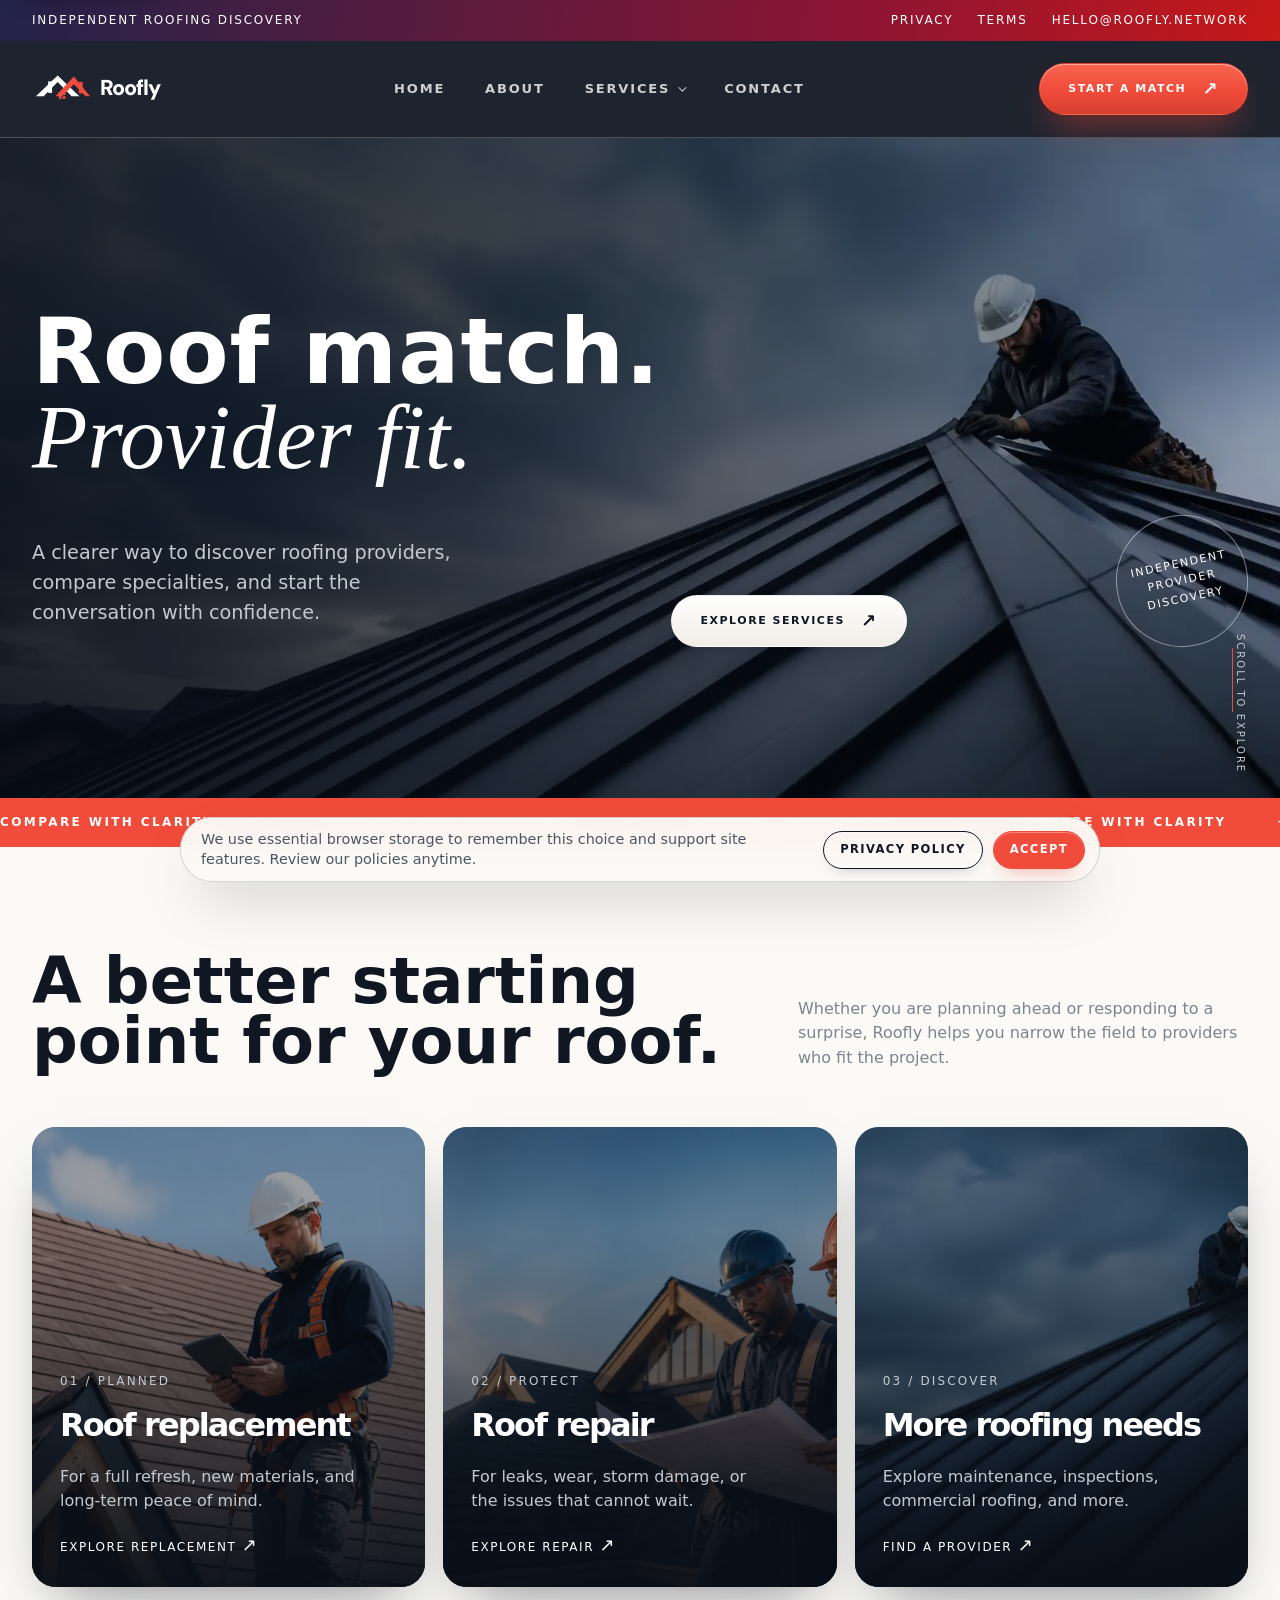
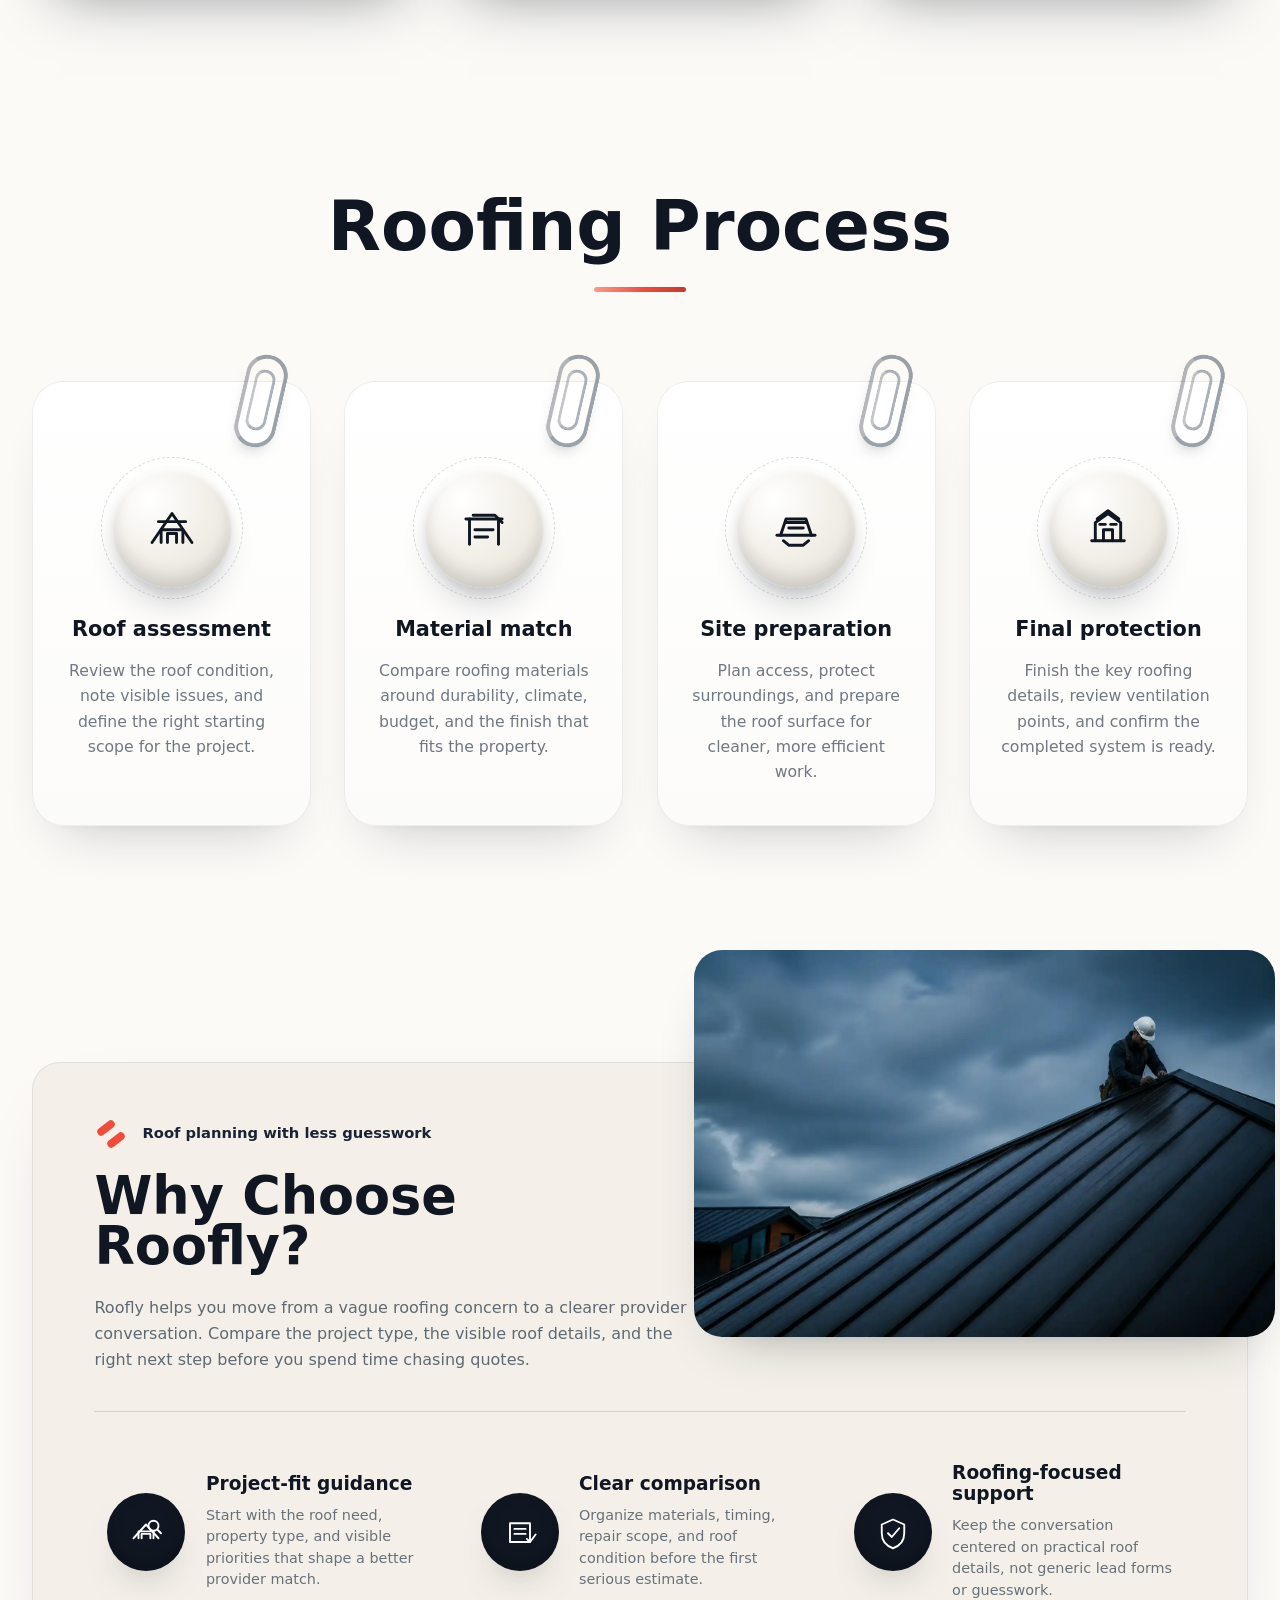
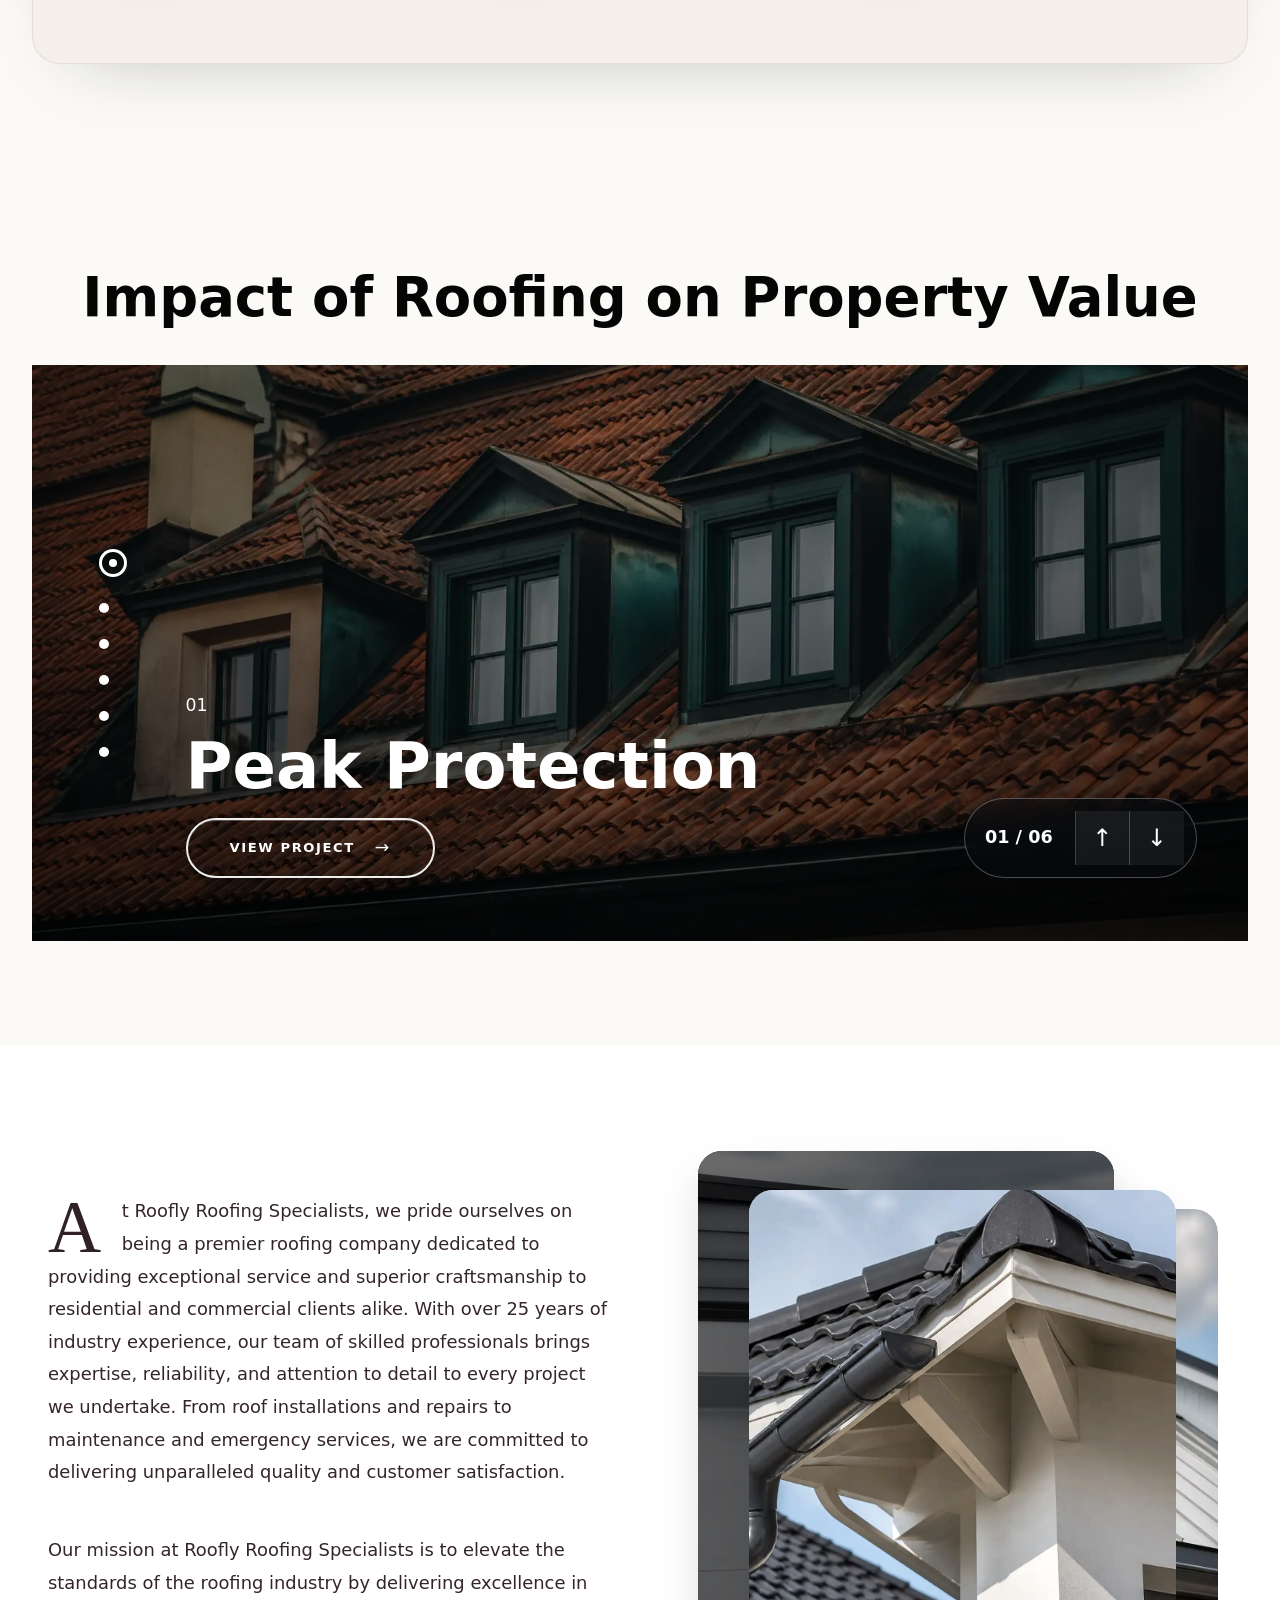
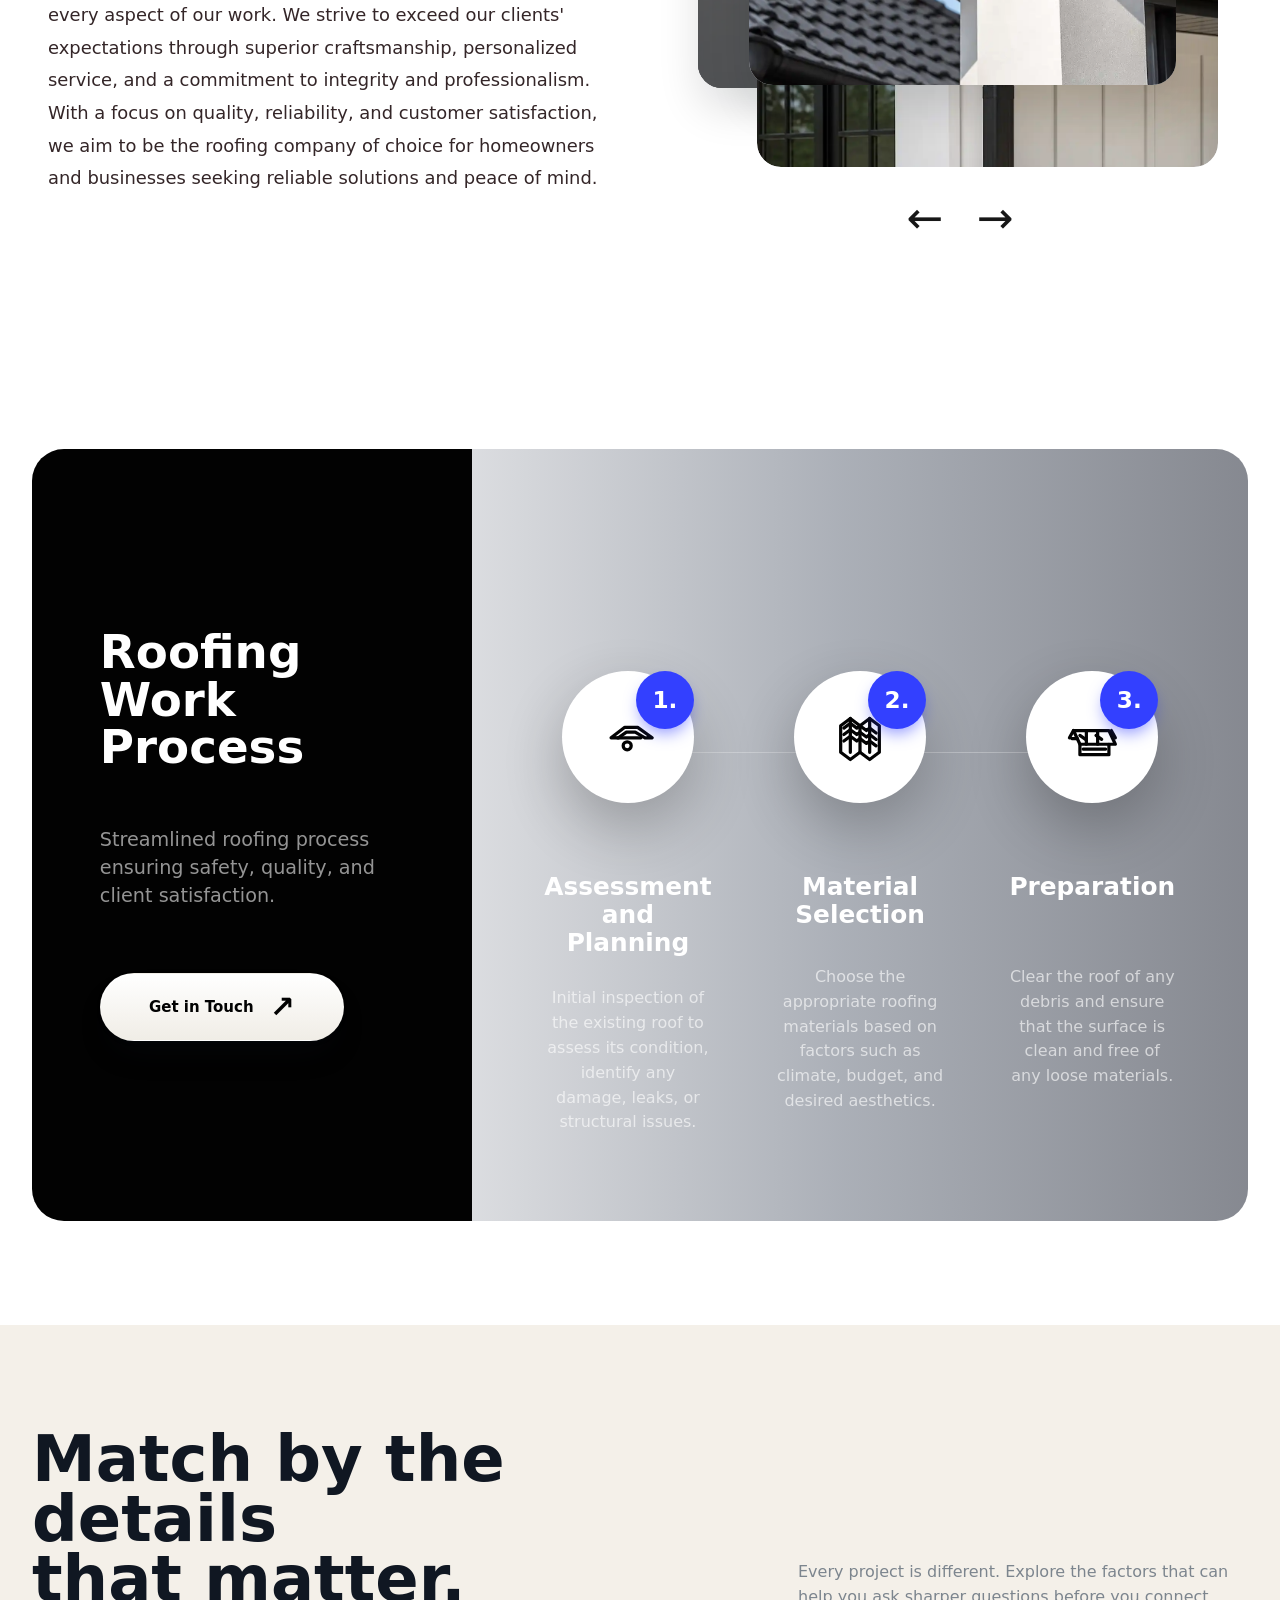
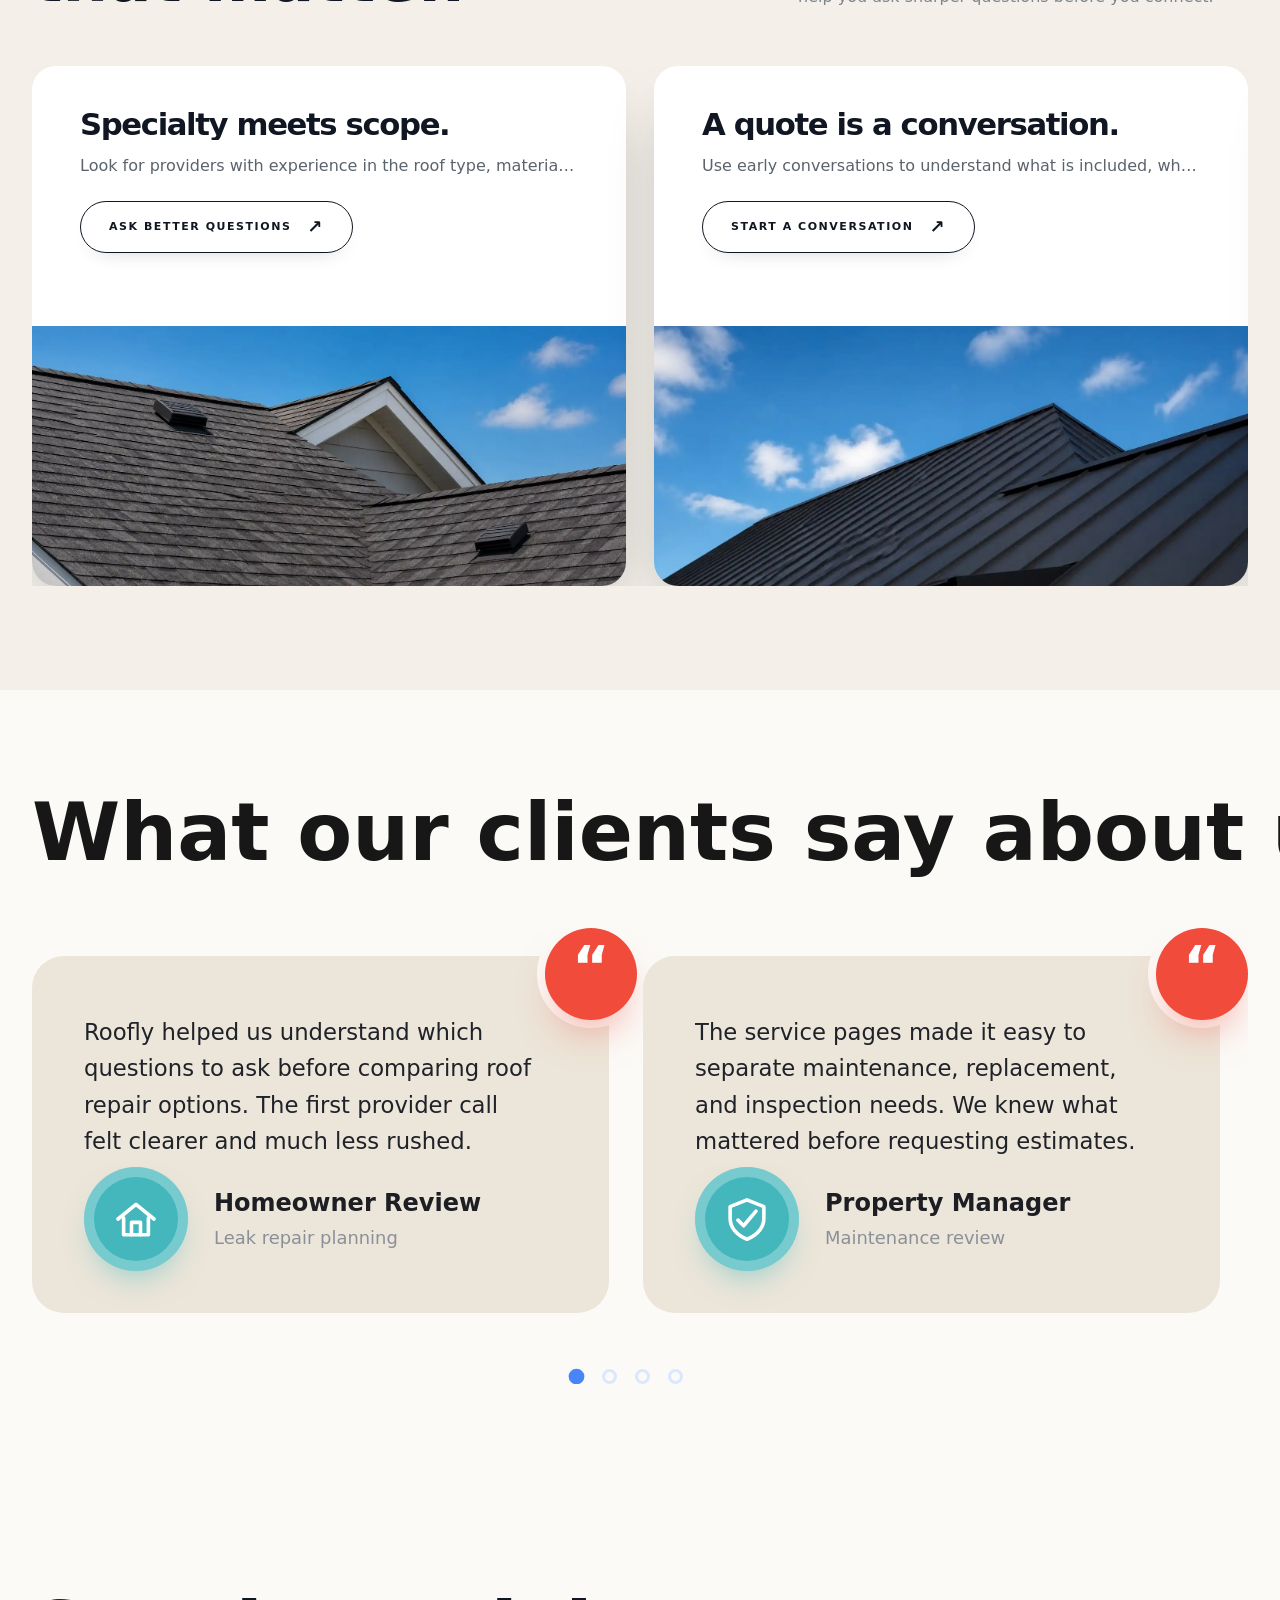
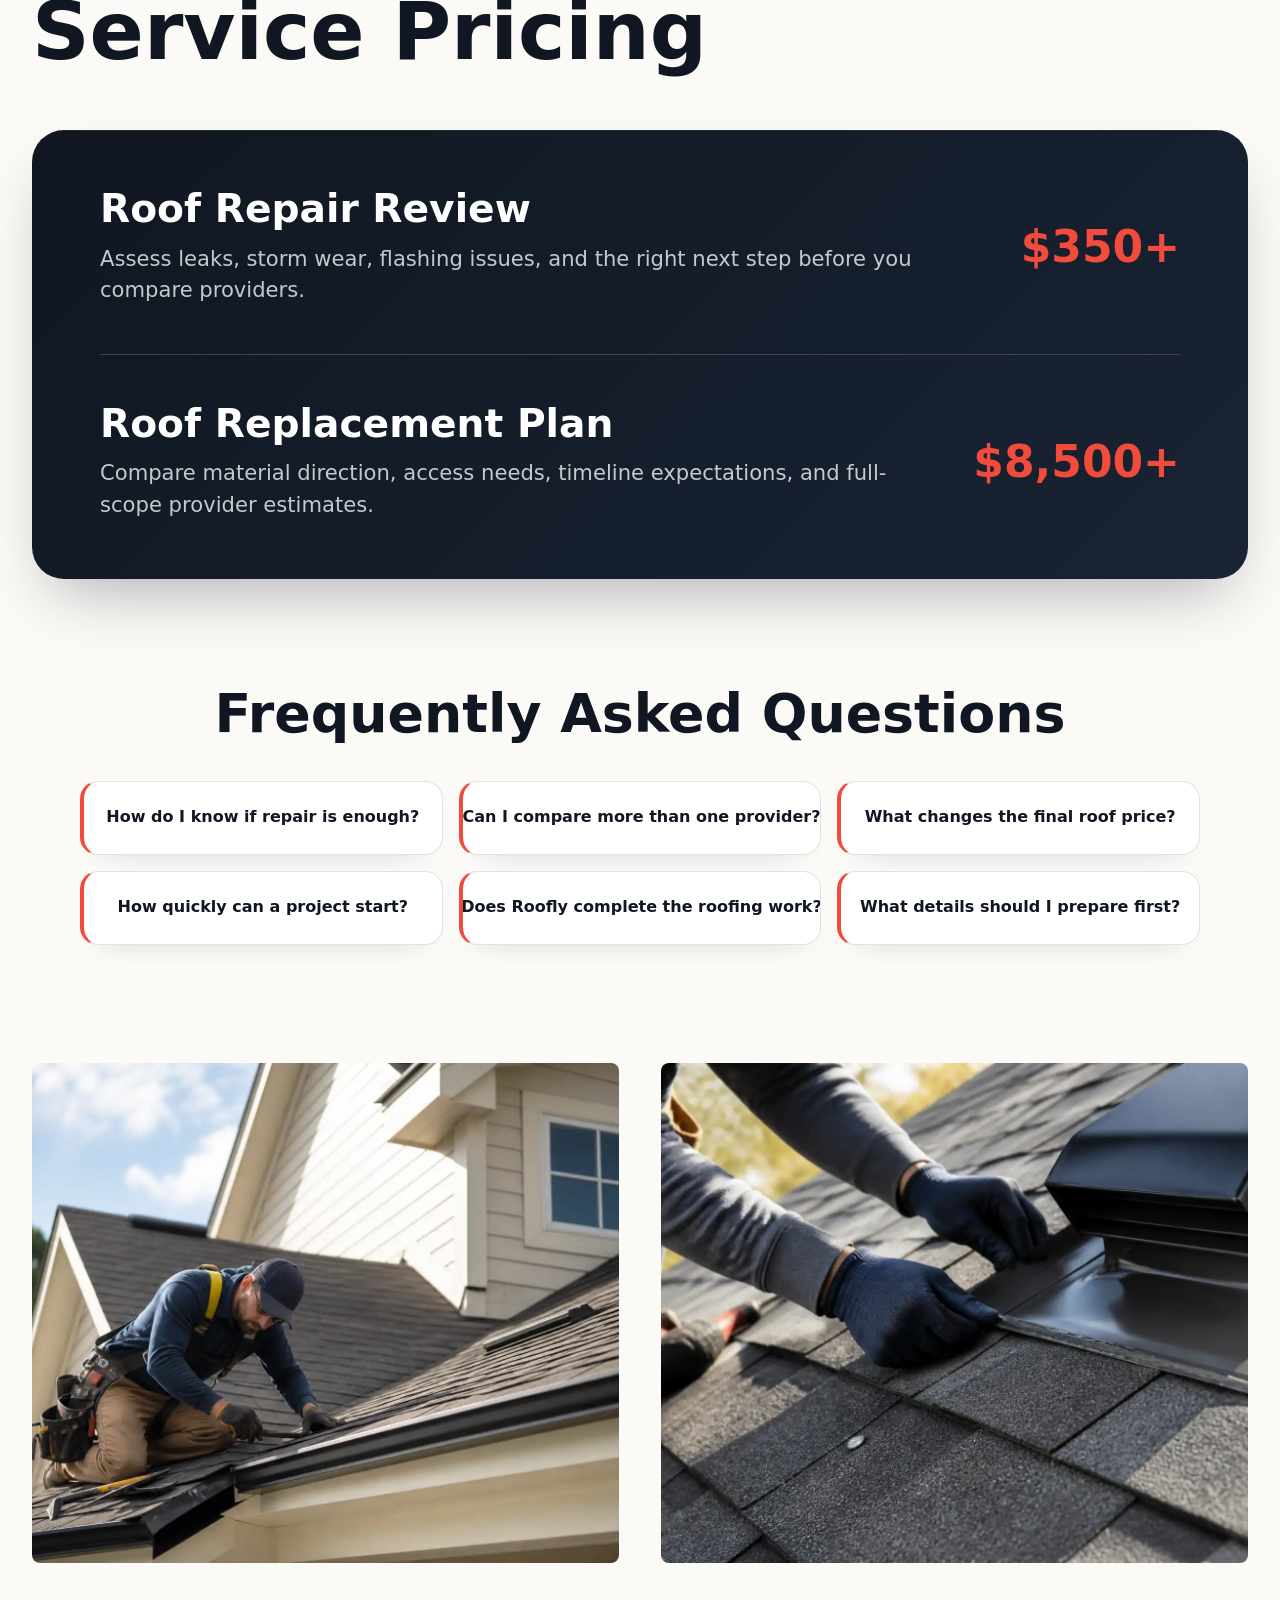
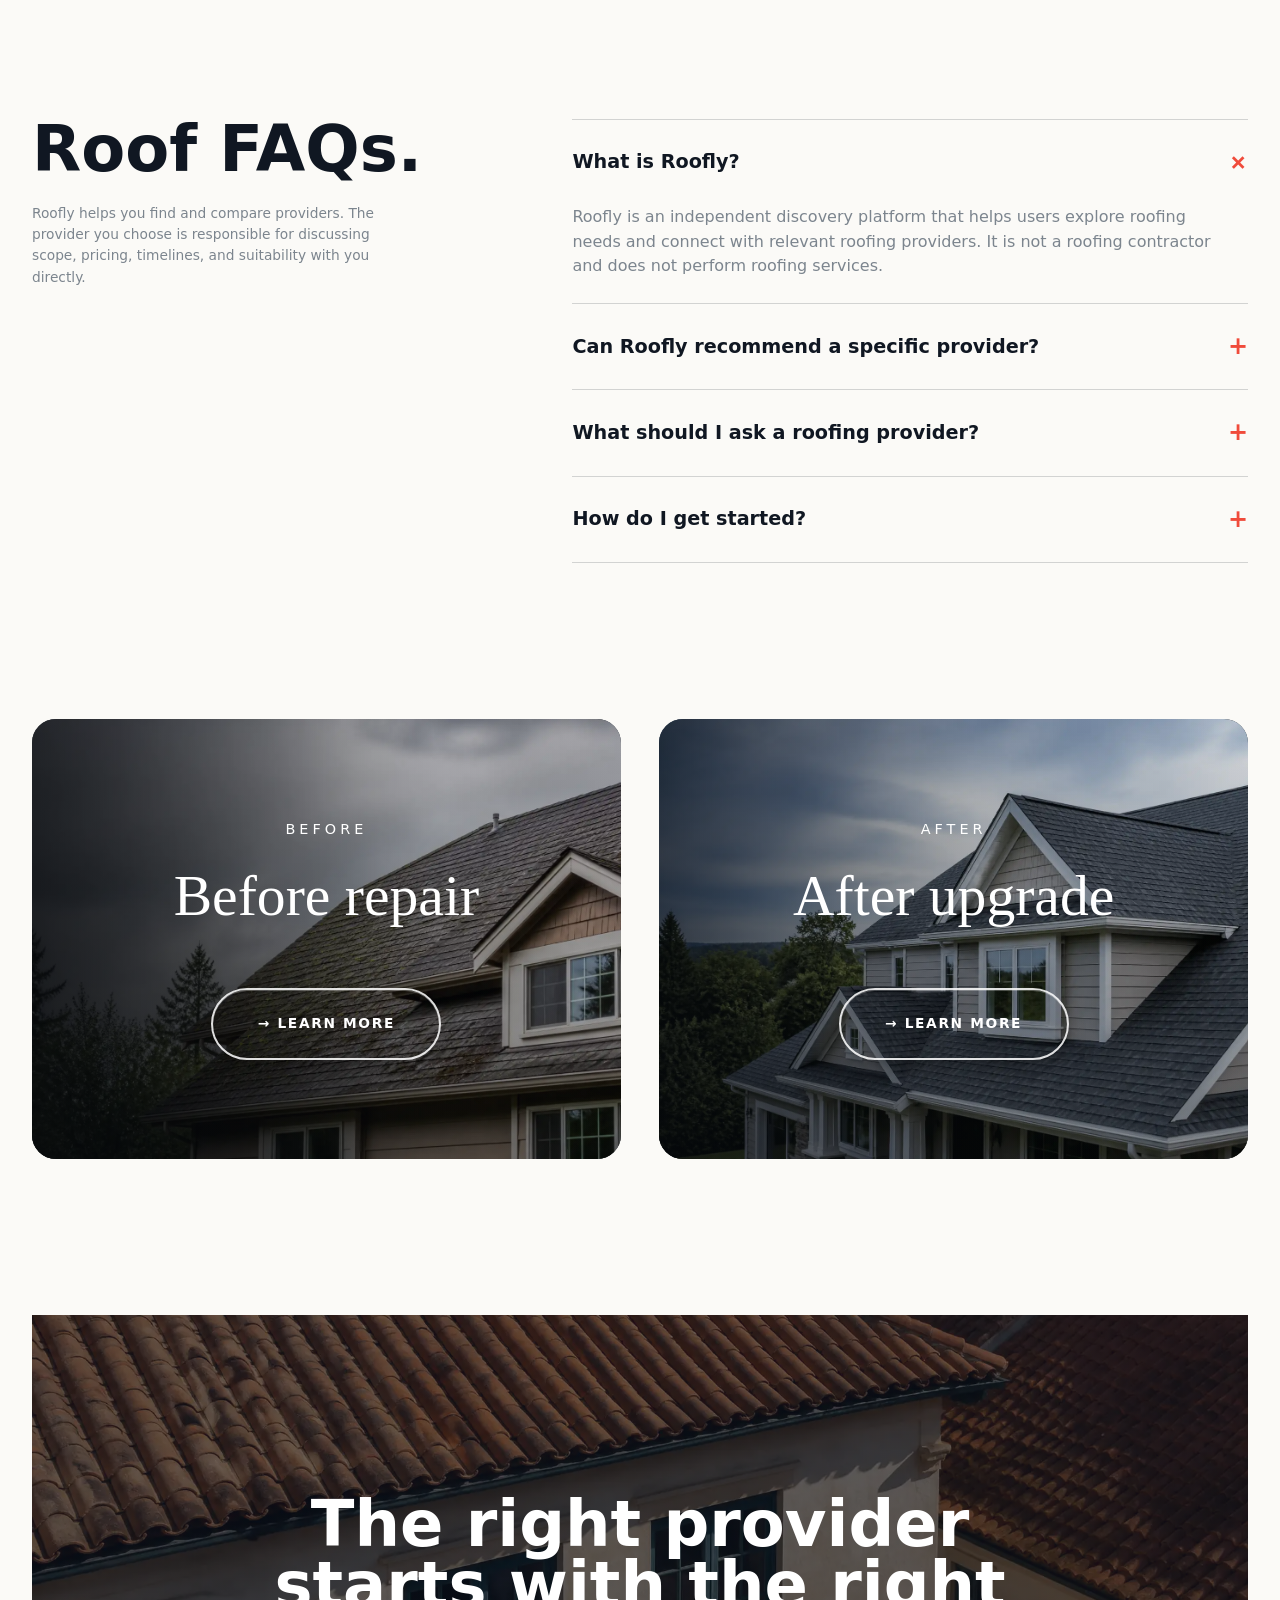
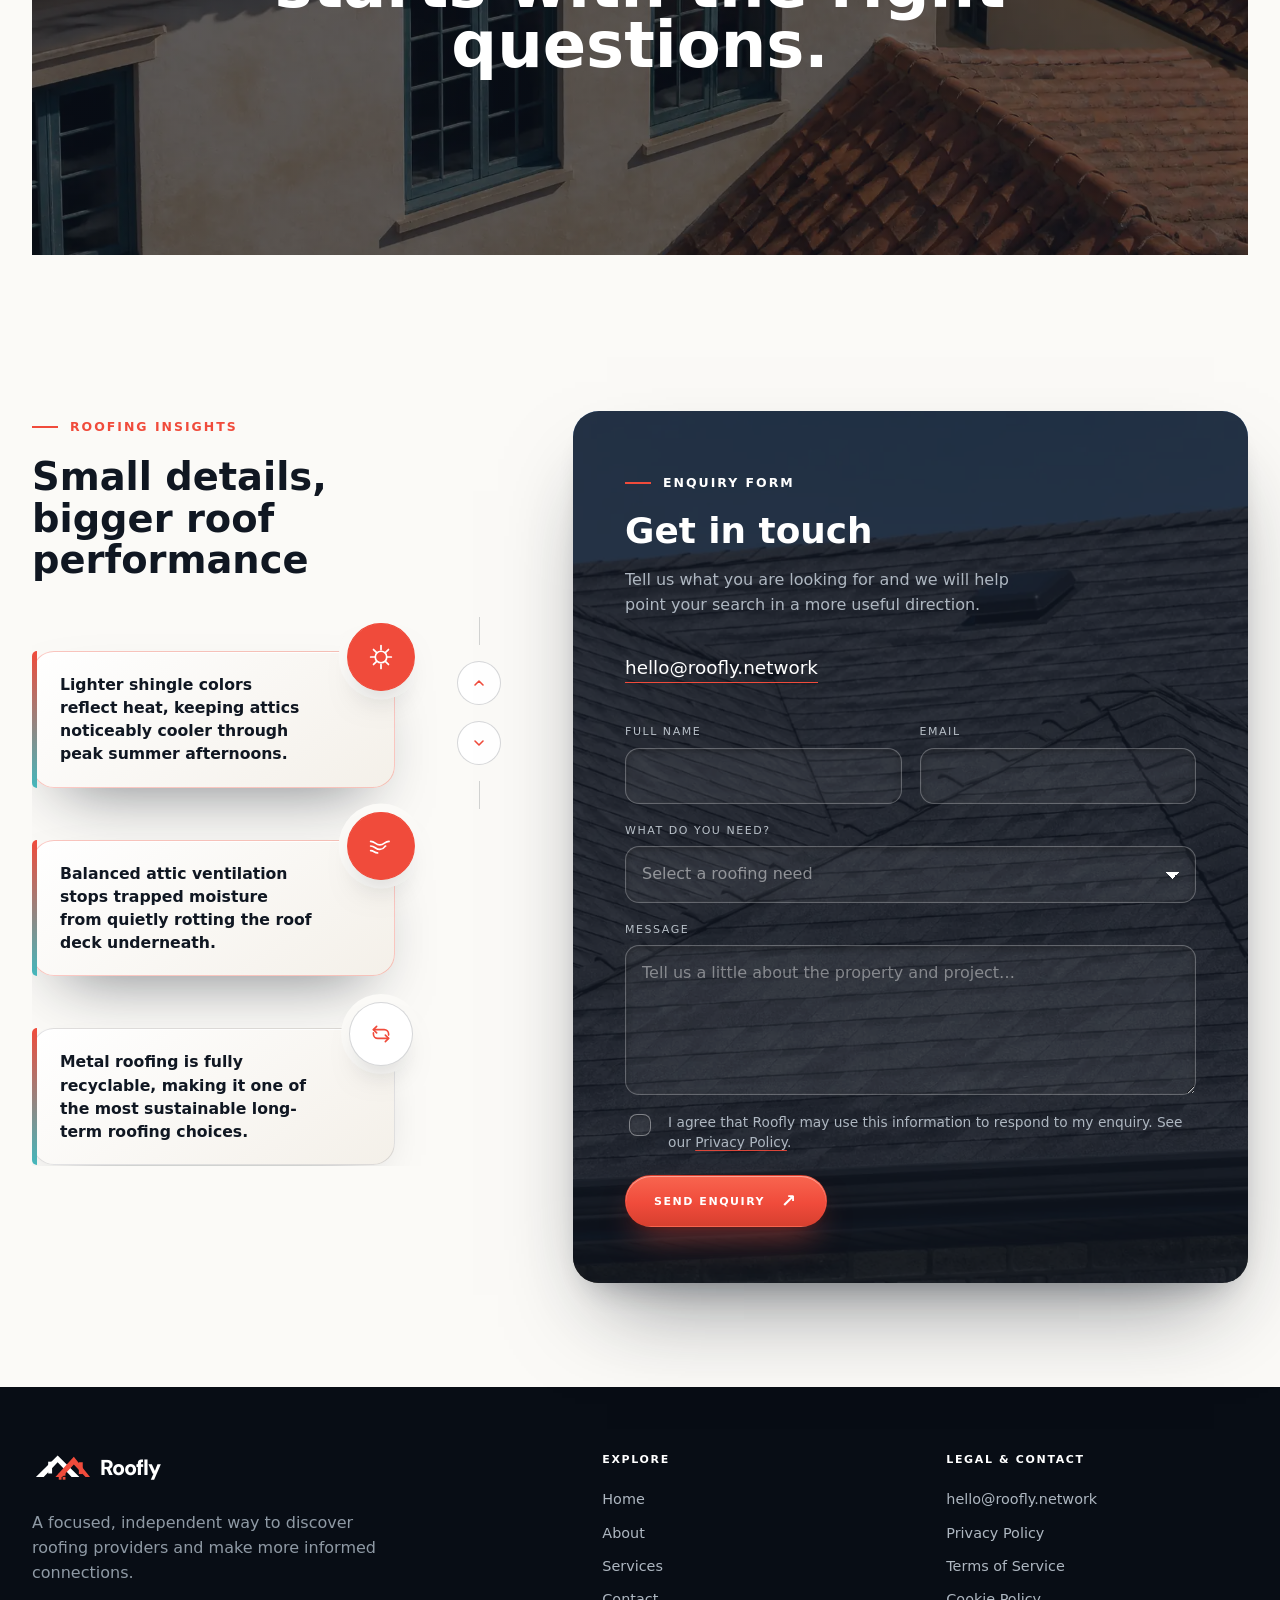
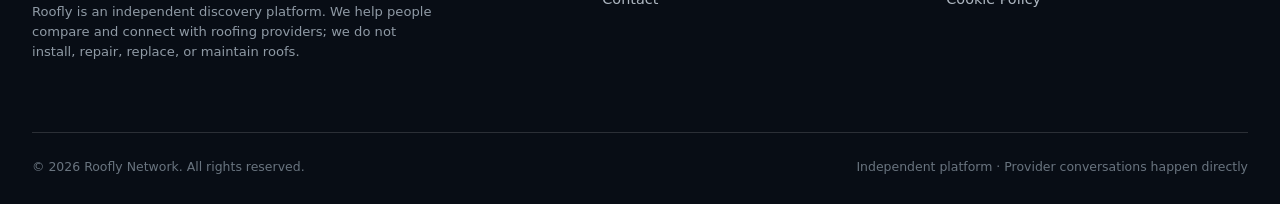
<file: index.html>
<!doctype html>
<html lang="en">

<head>
  <meta charset="utf-8">
  <meta name="viewport" content="width=device-width, initial-scale=1">
  <title></title>
  <meta name="description"
    content="Independent roofing provider discovery. Practical, comparison-focused, and built around better matches.">
  <link rel="stylesheet" href="assets/css/styles.css">
  <link rel="preconnect" href="https://fonts.googleapis.com">
  <link rel="preconnect" href="https://fonts.gstatic.com" crossorigin>
  <link href="https://fonts.googleapis.com/css2?family=DM+Sans:wght@400;500;700;800&display=swap" rel="stylesheet">
  <link rel="stylesheet" href="https://cdn.jsdelivr.net/npm/aos@2.3.4/dist/aos.css">
  <link rel="stylesheet" href="https://cdn.jsdelivr.net/npm/swiper@11/swiper-bundle.min.css">
</head>

<body data-page="home">
  <a class="skip-link" href="#main">Skip to content</a>
  <div class="topbar">
    <div class="container topbar__inner"><span>Independent roofing discovery</span>
      <div class="topbar__links"><a href="privacy-policy.html">Privacy</a><a href="terms-of-service.html">Terms</a><a
          href="" data-site-email></a></div>
    </div>
  </div>
  <header class="site-header">
    <div class="container nav"><a class="brand" href="index.html" aria-label="{siteName} home"><img data-config-logo
          src="assets/images/logo-mark.svg" alt=""><span data-site-name></span></a>
      <nav class="nav__links" aria-label="Main navigation"><a href="index.html" data-nav-label="home">Home</a><a
          href="#about" data-nav-label="about">About</a>
        <div class="nav__item nav__item--has-menu"><a class="nav__trigger" href="#services" data-nav-label="services"
            aria-haspopup="true" aria-expanded="false">Services</a>
          <div class="nav-dropdown" role="menu" aria-label="Services navigation"><a href="roof-replacement.html"
              role="menuitem"><span class="nav-dropdown__icon" aria-hidden="true"><svg viewBox="0 0 24 24"><path
                    d="M3 11.5 12 4l9 7.5" /><path d="M6 10.5V20h12v-9.5" /><path d="M9.5 20v-5h5v5" /></svg></span><span
                class="nav-dropdown__copy"><span class="nav-dropdown__title">Roof replacement</span><small>Full refresh
                  and planning</small></span></a><a href="roof-repair.html" role="menuitem"><span
                class="nav-dropdown__icon" aria-hidden="true"><svg viewBox="0 0 24 24"><path d="m4 13 7-7 3 3 6-6" /><path
                    d="m14 9 5 5" /><path d="m3 21 6-6" /><path d="m7 17 2 2" /></svg></span><span
                class="nav-dropdown__copy"><span class="nav-dropdown__title">Roof repair</span><small>Leaks, wear, and
                  damage</small></span></a><a href="#services" role="menuitem"><span class="nav-dropdown__icon"
                aria-hidden="true"><svg viewBox="0 0 24 24"><path d="M4 5h16" /><path d="M4 12h16" /><path
                    d="M4 19h10" /><path d="m15 18 2 2 4-5" /></svg></span><span class="nav-dropdown__copy"><span
                  class="nav-dropdown__title">Roof inspection</span><small>Condition checks and next-step
                  guidance</small></span></a><a href="#maintenance-plan" role="menuitem"><span class="nav-dropdown__icon"
                aria-hidden="true"><svg viewBox="0 0 24 24"><path d="M12 3v3" /><path d="M12 18v3" /><path
                    d="M3 12h3" /><path d="M18 12h3" /><circle cx="12" cy="12" r="5" /><path
                    d="m15.5 8.5 2-2" /><path d="m6.5 17.5 2-2" /></svg></span><span class="nav-dropdown__copy"><span
                  class="nav-dropdown__title">Maintenance plan</span><small>Seasonal care and prevention</small></span></a><a
              href="#contact" role="menuitem"><span class="nav-dropdown__icon" aria-hidden="true"><svg
                  viewBox="0 0 24 24"><path d="M4 5h16v14H4z" /><path d="m4 7 8 6 8-6" /></svg></span><span
                class="nav-dropdown__copy"><span class="nav-dropdown__title">Contact form</span><small>Send your
                  roofing request</small></span></a></div>
        </div><a href="#contact-panel" data-nav-label="contact">Contact</a>
      </nav><a class="button button--coral nav__cta" href="#contact">Start a match <span
          class="arrow">↗</span></a><button class="menu-toggle" aria-label="Open menu" aria-expanded="false">☰</button>
    </div>
  </header>
  <main id="main">
    <section class="hero">
      <div class="hero__media"></div>
      <div class="container hero__content">
        <h1 class="display hero__title" data-aos="fade-up">Roof match.<br><em>Provider fit.</em>
        </h1>
        <div class="hero__bottom" data-aos="fade-up" data-aos-delay="140">
          <p class="lede hero__aside">A clearer way to discover roofing providers, compare specialties, and start the
            conversation with confidence.</p><a class="button button--light" href="#services">Explore services <span
              class="arrow">↗</span></a>
          <div class="hero__stamp">Independent<br>provider<br>discovery</div>
        </div>
      </div>
      <div class="hero__scroll">Scroll to explore</div>
    </section>
    <div class="marquee">
      <div class="marquee__track">
        <div class="marquee__group"><span>Compare with clarity</span><span>Connect with confidence</span><span>Roofing,
            made easier</span><span>Compare with clarity</span><span>Connect with confidence</span><span>Roofing, made
            easier</span></div>
        <div class="marquee__group" aria-hidden="true"><span>Compare with clarity</span><span>Connect with
            confidence</span><span>Roofing, made easier</span><span>Compare with clarity</span><span>Connect with
            confidence</span><span>Roofing, made easier</span></div>
      </div>
    </div>
    <section class="section" id="services">
      <div class="container">
        <div class="section-intro" data-aos="fade-up">
          <div>
            <h2 class="h2">A better starting<br>point for your roof.</h2>
          </div>
          <p>Whether you are planning ahead or responding to a surprise, {siteName} helps you narrow the field to providers
            who fit the project.</p>
        </div>
        <div class="services-grid">
          <article class="service-card" data-aos="fade-up"><img src="assets/images/service-roofer.webp"
              alt="Roofer working on a pitched roof">
            <div class="service-card__content">
              <div class="service-card__number">01 / PLANNED</div>
              <h3>Roof replacement</h3>
              <p>For a full refresh, new materials, and long-term peace of mind.</p><a class="service-card__link"
                href="roof-replacement.html">Explore replacement <span class="arrow">↗</span></a>
            </div>
          </article>
          <article class="service-card" data-aos="fade-up" data-aos-delay="80"><img src="assets/images/feature-roof.webp"
              alt="Completed roof detail">
            <div class="service-card__content">
              <div class="service-card__number">02 / PROTECT</div>
              <h3>Roof repair</h3>
              <p>For leaks, wear, storm damage, or the issues that cannot wait.</p><a class="service-card__link"
                href="roof-repair.html">Explore repair <span class="arrow">↗</span></a>
            </div>
          </article>
          <article class="service-card" id="maintenance-plan" data-aos="fade-up" data-aos-delay="160"><img
              src="assets/images/about-roofers.webp" alt="Roofing professionals discussing plans">
            <div class="service-card__content">
              <div class="service-card__number">03 / DISCOVER</div>
              <h3>More roofing needs</h3>
              <p>Explore maintenance, inspections, commercial roofing, and more.</p><a class="service-card__link"
                href="#contact">Find a provider <span class="arrow">↗</span></a>
            </div>
          </article>
        </div>
      </div>
    </section>
    <section class="section roof-workflow" aria-label="Roofing process">
      <div class="roof-workflow__container">
        <div class="roof-workflow__heading" data-aos="fade-up">
          <h2>Roofing Process</h2>
        </div>
        <div class="roof-workflow__grid">
          <article class="roof-workflow__step" data-aos="fade-up">
            <div class="roof-workflow__icon" aria-hidden="true">
              <svg viewBox="0 0 64 64">
                <path d="M10 48 32 16l22 32" />
                <path d="M20 48V34h24v14" />
                <path d="M27 48V38h10v10" />
                <path d="M17 25h30" />
              </svg>
            </div>
            <h3>Roof assessment</h3>
            <p>Review the roof condition, note visible issues, and define the right starting scope for the project.</p>
          </article>
          <article class="roof-workflow__step" data-aos="fade-up" data-aos-delay="80">
            <div class="roof-workflow__icon" aria-hidden="true">
              <svg viewBox="0 0 64 64">
                <path d="M12 22h40" />
                <path d="M16 22v28" />
                <path d="M48 22v28" />
                <path d="M20 18h24l8 8" />
                <path d="M22 34h20" />
                <path d="M22 42h14" />
              </svg>
            </div>
            <h3>Material match</h3>
            <p>Compare roofing materials around durability, climate, budget, and the finish that fits the property.</p>
          </article>
          <article class="roof-workflow__step" data-aos="fade-up" data-aos-delay="160">
            <div class="roof-workflow__icon" aria-hidden="true">
              <svg viewBox="0 0 64 64">
                <path d="M11 40h42" />
                <path d="m15 40 6-18h22l6 18" />
                <path d="M21 26h22" />
                <path d="M24 32h16" />
                <path d="m18 46 6 5h16l6-5" />
              </svg>
            </div>
            <h3>Site preparation</h3>
            <p>Plan access, protect surroundings, and prepare the roof surface for cleaner, more efficient work.</p>
          </article>
          <article class="roof-workflow__step" data-aos="fade-up" data-aos-delay="240">
            <div class="roof-workflow__icon" aria-hidden="true">
              <svg viewBox="0 0 64 64">
                <path d="M14 46h36" />
                <path d="M18 46V26l14-10 14 10v20" />
                <path d="M27 46V34h10v12" />
                <path d="M23 28h6" />
                <path d="M35 28h6" />
                <path d="m20 22 12-9 12 9" />
              </svg>
            </div>
            <h3>Final protection</h3>
            <p>Finish the key roofing details, review ventilation points, and confirm the completed system is ready.</p>
          </article>
        </div>
      </div>
    </section>
    <section class="section roof-reasons" aria-label="Why choose {siteName}">
      <div class="roof-reasons__shell">
        <div class="roof-reasons__main">
          <div class="roof-reasons__copy" data-aos="fade-up">
            <div class="roof-reasons__eyebrow"><span aria-hidden="true"></span>Roof planning with less guesswork</div>
            <h2>Why Choose {siteName}?</h2>
            <p>{siteName} helps you move from a vague roofing concern to a clearer provider conversation. Compare the project type, the visible roof details, and the right next step before you spend time chasing quotes.</p>
          </div>
          <figure class="roof-reasons__media" data-aos="fade-up" data-aos-delay="80">
            <img src="assets/images/about-roofers.webp" alt="Roofing professionals reviewing a residential roof plan" loading="lazy">
          </figure>
        </div>
        <div class="roof-reasons__divider" aria-hidden="true"></div>
        <div class="roof-reasons__features">
          <article class="roof-reasons__item" data-aos="fade-up">
            <div class="roof-reasons__icon" aria-hidden="true">
              <svg viewBox="0 0 64 64">
                <path d="M12 42 32 20l20 22" />
                <path d="M20 42V31h24v11" />
                <path d="M25 42v-7h14v7" />
                <circle cx="44" cy="22" r="8" />
                <path d="m50 28 6 6" />
              </svg>
            </div>
            <div>
              <h3>Project-fit guidance</h3>
              <p>Start with the roof need, property type, and visible priorities that shape a better provider match.</p>
            </div>
          </article>
          <article class="roof-reasons__item" data-aos="fade-up" data-aos-delay="80">
            <div class="roof-reasons__icon" aria-hidden="true">
              <svg viewBox="0 0 64 64">
                <path d="M16 18h32v30H16z" />
                <path d="M23 27h18" />
                <path d="M23 35h18" />
                <path d="m43 43 5 5 9-12" />
              </svg>
            </div>
            <div>
              <h3>Clear comparison</h3>
              <p>Organize materials, timing, repair scope, and roof condition before the first serious estimate.</p>
            </div>
          </article>
          <article class="roof-reasons__item" data-aos="fade-up" data-aos-delay="160">
            <div class="roof-reasons__icon" aria-hidden="true">
              <svg viewBox="0 0 64 64">
                <path d="M32 12 50 20v14c0 12-7 20-18 24-11-4-18-12-18-24V20z" />
                <path d="m24 34 6 6 12-14" />
              </svg>
            </div>
            <div>
              <h3>Roofing-focused support</h3>
              <p>Keep the conversation centered on practical roof details, not generic lead forms or guesswork.</p>
            </div>
          </article>
        </div>
      </div>
    </section>
    <section class="section projects-showcase" id="projects">
      <div class="container projects-showcase__intro" data-aos="fade-up">
        <h2>Impact of Roofing on Property Value</h2>
      </div>
      <div class="swiper vertical-project-swiper" data-aos="fade-up" aria-label="Latest roofing projects">
        <div class="swiper-wrapper">
          <article class="swiper-slide project-slide" data-index="01">
            <img src="assets/images/project-roof-01.webp" alt="Terracotta roof tiles with teal dormer windows">
            <div class="project-slide__shade"></div>
            <div class="project-slide__content"><span>01</span>
              <h3>Peak Protection</h3><a class="project-slide__button" href="roof-replacement.html">View Project <span
                  class="arrow">→</span></a>
            </div>
          </article>
          <article class="swiper-slide project-slide" data-index="02">
            <img src="assets/images/project-roof-02.webp" alt="Diagonal terracotta roof and teal attic windows">
            <div class="project-slide__shade"></div>
            <div class="project-slide__content"><span>02</span>
              <h3>Tile Renewal</h3><a class="project-slide__button" href="roof-repair.html">View Project <span
                  class="arrow">→</span></a>
            </div>
          </article>
          <article class="swiper-slide project-slide" data-index="03">
            <img src="assets/images/project-roof-03.webp" alt="Layered terracotta city roofscape with teal windows">
            <div class="project-slide__shade"></div>
            <div class="project-slide__content"><span>03</span>
              <h3>Heritage Roofing</h3><a class="project-slide__button" href="roof-replacement.html">View Project <span
                  class="arrow">→</span></a>
            </div>
          </article>
          <article class="swiper-slide project-slide" data-index="04">
            <img src="assets/images/project-roof-04.webp" alt="Warm terracotta roof with teal dormers at sunset">
            <div class="project-slide__shade"></div>
            <div class="project-slide__content"><span>04</span>
              <h3>Value Lift</h3><a class="project-slide__button" href="roof-replacement.html">View Project <span
                  class="arrow">→</span></a>
            </div>
          </article>
          <article class="swiper-slide project-slide" data-index="05">
            <img src="assets/images/project-roof-05.webp" alt="Terracotta roof with teal skylight frames">
            <div class="project-slide__shade"></div>
            <div class="project-slide__content"><span>05</span>
              <h3>Lightline Roof</h3><a class="project-slide__button" href="roof-repair.html">View Project <span
                  class="arrow">→</span></a>
            </div>
          </article>
          <article class="swiper-slide project-slide" data-index="06">
            <img src="assets/images/project-roof-06.webp" alt="Dark terracotta roofscape with teal dormer windows">
            <div class="project-slide__shade"></div>
            <div class="project-slide__content"><span>06</span>
              <h3>Urban Tilework</h3><a class="project-slide__button" href="roof-replacement.html">View Project <span
                  class="arrow">→</span></a>
            </div>
          </article>
        </div>
        <div class="project-vertical-pagination"></div>
        <div class="project-side-controls">
          <div class="project-fraction"><span data-project-current>01</span> / 06</div>
          <div class="project-arrows"><button class="project-arrow project-arrow-prev" type="button"
              aria-label="Previous project">↑</button><button class="project-arrow project-arrow-next" type="button"
              aria-label="Next project">↓</button></div>
        </div>
      </div>
    </section>
    <section class="about-swiper-section" id="about">
      <div class="about-swiper-layout">
        <div class="about-swiper-copy">
          <p class="about-swiper-lead"><span class="about-swiper-dropcap">A</span>t {siteName} Roofing Specialists, we pride
            ourselves on being a premier roofing company dedicated to providing exceptional service and superior
            craftsmanship to residential and commercial clients alike. With over 25 years of industry experience, our
            team of skilled professionals brings expertise, reliability, and attention to detail to every project we
            undertake. From roof installations and repairs to maintenance and emergency services, we are committed to
            delivering unparalleled quality and customer satisfaction.</p>
          <p>Our mission at {siteName} Roofing Specialists is to elevate the standards of the roofing industry by delivering
            excellence in every aspect of our work. We strive to exceed our clients' expectations through superior
            craftsmanship, personalized service, and a commitment to integrity and professionalism. With a focus on
            quality, reliability, and customer satisfaction, we aim to be the roofing company of choice for homeowners
            and businesses seeking reliable solutions and peace of mind.</p>
        </div>
        <div class="about-photo-panel" aria-label="Roofing detail photo carousel">
          <div class="about-photo-ghost about-photo-ghost--back" aria-hidden="true">
            <img src="assets/images/about-swipe-roof-03.webp" alt="" data-about-ghost-back>
          </div>
          <div class="about-photo-ghost about-photo-ghost--mid" aria-hidden="true">
            <img src="assets/images/about-swipe-roof-02.webp" alt="" data-about-ghost-mid>
          </div>
          <div class="swiper about-photo-swiper">
            <div class="swiper-wrapper">
              <figure class="swiper-slide about-photo-slide" data-about-photo="assets/images/about-swipe-roof-01.webp">
                <img src="assets/images/about-swipe-roof-01.webp" alt="White standing seam roof with dark gutter detail">
              </figure>
              <figure class="swiper-slide about-photo-slide" data-about-photo="assets/images/about-swipe-roof-02.webp">
                <img src="assets/images/about-swipe-roof-02.webp" alt="Dark tiled roof eave with clean fascia and gutter">
              </figure>
              <figure class="swiper-slide about-photo-slide" data-about-photo="assets/images/about-swipe-roof-03.webp">
                <img src="assets/images/about-swipe-roof-03.webp" alt="Commercial flat roof membrane and drain detail">
              </figure>
            </div>
          </div>
          <div class="about-photo-controls">
            <button class="about-photo-arrow about-photo-prev" type="button" aria-label="Previous image">←</button>
            <button class="about-photo-arrow about-photo-next" type="button" aria-label="Next image">→</button>
          </div>
        </div>
      </div>
    </section>
    <section class="section section--dark process-section" id="process">
      <div class="process-layout">
        <div class="process-panel" data-aos="fade-right">
          <h2>Roofing Work<br>Process</h2>
          <p>Streamlined roofing process ensuring safety, quality, and client satisfaction.</p><a
            class="button button--light process-button" href="#contact">Get in Touch <span class="arrow">↗</span></a>
        </div>
        <div class="process-photo">
          <div class="process-steps">
            <article class="process-step" data-aos="fade-up">
              <div class="process-icon"><svg viewBox="0 0 72 72" aria-hidden="true">
                  <path d="M15 37 32 24h16l18 13h-9l-12-7H34l-10 7z" />
                  <path d="M23 37h29" />
                  <circle cx="35" cy="47" r="5" />
                </svg><span>1.</span></div>
              <h3>Assessment and Planning</h3>
              <p>Initial inspection of the existing roof to assess its condition, identify any damage, leaks, or
                structural issues.</p>
            </article>
            <article class="process-step" data-aos="fade-up" data-aos-delay="80">
              <div class="process-icon"><svg viewBox="0 0 72 72" aria-hidden="true">
                  <path d="M12 22 24 13l12 9 12-9 12 9v33L48 64l-12-9-12 9-12-9z" />
                  <path d="M24 13v42M36 22v33M48 13v42" />
                  <path d="m16 25 8-6 8 6 4-3 8 6 4-3 8 6" />
                  <path d="m16 33 8-6 8 6 4-3 8 6 4-3 8 6" />
                  <path d="m16 41 8-6 8 6 4-3 8 6 4-3 8 6" />
                </svg><span>2.</span></div>
              <h3>Material Selection</h3>
              <p>Choose the appropriate roofing materials based on factors such as climate, budget, and desired
                aesthetics.</p>
            </article>
            <article class="process-step" data-aos="fade-up" data-aos-delay="160">
              <div class="process-icon"><svg viewBox="0 0 72 72" aria-hidden="true">
                  <path d="M13 28h44l8 17H21z" />
                  <path d="M21 45v13h36V45" />
                  <path d="M25 51h28" />
                  <path d="M18 38h-7M13 28l-5 9M60 28l5 9" />
                  <path d="M29 28v17M43 28v17" />
                  <path d="m21 34 7 5m13-5 7 5" />
                </svg><span>3.</span></div>
              <h3>Preparation</h3>
              <p>Clear the roof of any debris and ensure that the surface is clean and free of any loose materials.</p>
            </article>
          </div>
        </div>
      </div>
    </section>
    <section class="section providers">
      <div class="container">
        <div class="section-intro" data-aos="fade-up">
          <div>
            <h2 class="h2">Match by the details<br>that matter.</h2>
          </div>
          <p>Every project is different. Explore the factors that can help you ask sharper questions before you connect.
          </p>
        </div>
        <div class="swiper provider-swiper" data-aos="fade-up">
          <div class="swiper-wrapper">
            <article class="swiper-slide provider-card">
              <div class="provider-card__copy">
                <h3 class="h3">Specialty meets scope.</h3>
                <p>Look for providers with experience in the roof type, material, property, or timeline your project
                  calls for.</p><a class="button button--outline-dark" href="#contact">Ask better questions <span
                    class="arrow">↗</span></a>
              </div>
              <div class="provider-card__media"><img src="assets/images/provider-fit-roof.webp"
                  alt="Clean asphalt shingle roof detail with vents and blue sky"></div>
            </article>
            <article class="swiper-slide provider-card">
              <div class="provider-card__copy">
                <h3 class="h3">A quote is a conversation.</h3>
                <p>Use early conversations to understand what is included, what is not, and how the provider
                  communicates.</p><a class="button button--outline-dark" href="#contact">Start a conversation <span
                    class="arrow">↗</span></a>
              </div>
              <div class="provider-card__media"><img src="assets/images/provider-quote-roof.webp"
                  alt="Standing seam metal roof detail with gutter and blue sky"></div>
            </article>
            <article class="swiper-slide provider-card">
              <div class="provider-card__copy">
                <h3 class="h3">Choose with context.</h3>
                <p>Compare more than a headline price: think about materials, process, availability, and the experience
                  you want.</p><a class="button button--outline-dark" href="#contact">Explore your options <span
                    class="arrow">↗</span></a>
              </div>
              <div class="provider-card__media"><img src="assets/images/parallax-tiles.webp"
                  alt="Terracotta roof tiles and teal windows"></div>
            </article>
            <article class="swiper-slide provider-card">
              <div class="provider-card__copy">
                <h3 class="h3">Materials show their quality.</h3>
                <p>Compare roof surfaces, vents, ridge caps, and gutter details to understand how a residential project
                  is finished.</p><a class="button button--outline-dark" href="#contact">Compare roof details <span
                    class="arrow">↗</span></a>
              </div>
              <div class="provider-card__media"><img src="assets/images/provider-residential-roof.webp"
                  alt="Residential shingle roof detail with vents and blue sky"></div>
            </article>
            <article class="swiper-slide provider-card">
              <div class="provider-card__copy">
                <h3 class="h3">Systems matter on flat roofs.</h3>
                <p>Commercial roof surfaces, seams, drainage, and rooftop equipment all shape the provider questions
                  worth asking.</p><a class="button button--outline-dark" href="#contact">Explore flat roofs <span
                    class="arrow">↗</span></a>
              </div>
              <div class="provider-card__media"><img src="assets/images/provider-flat-roof.webp"
                  alt="Commercial flat roof membrane with drain and rooftop equipment"></div>
            </article>
          </div>
        </div>
      </div>
    </section>
    <section class="section testimonials" aria-label="Testimonials">
      <div class="container testimonials__inner">
        <div class="testimonials__heading" data-aos="fade-up">
          <h2>What our clients say about us</h2>
        </div>
        <div class="swiper testimonial-swiper" data-aos="fade-up" data-aos-delay="80">
          <div class="swiper-wrapper">
            <article class="swiper-slide testimonial-card">
              <div class="testimonial-card__quote" aria-hidden="true"><span>&ldquo;</span></div>
              <p>{siteName} helped us understand which questions to ask before comparing roof repair options. The first provider call felt clearer and much less rushed.</p>
              <div class="testimonial-card__author">
                <div class="testimonial-card__icon" aria-hidden="true">
                  <svg viewBox="0 0 48 48">
                    <path d="M8 24 24 11l16 13" />
                    <path d="M13 23v15h22V23" />
                    <path d="M20 38V27h8v11" />
                  </svg>
                </div>
                <div><strong>Homeowner Review</strong><span>Leak repair planning</span></div>
              </div>
            </article>
            <article class="swiper-slide testimonial-card">
              <div class="testimonial-card__quote" aria-hidden="true"><span>&ldquo;</span></div>
              <p>The service pages made it easy to separate maintenance, replacement, and inspection needs. We knew what mattered before requesting estimates.</p>
              <div class="testimonial-card__author">
                <div class="testimonial-card__icon" aria-hidden="true">
                  <svg viewBox="0 0 48 48">
                    <path d="M24 7 39 13v10c0 9-6 15-15 19C15 38 9 32 9 23V13z" />
                    <path d="m16 25 5 5 11-13" />
                  </svg>
                </div>
                <div><strong>Property Manager</strong><span>Maintenance review</span></div>
              </div>
            </article>
            <article class="swiper-slide testimonial-card">
              <div class="testimonial-card__quote" aria-hidden="true"><span>&ldquo;</span></div>
              <p>Instead of guessing from a long list of contractors, we compared project fit, materials, and communication style. That saved us time immediately.</p>
              <div class="testimonial-card__author">
                <div class="testimonial-card__icon" aria-hidden="true">
                  <svg viewBox="0 0 48 48">
                    <path d="M12 13h24v28H12z" />
                    <path d="M17 20h14" />
                    <path d="M17 27h14" />
                    <path d="M17 34h8" />
                    <path d="M18 13V8h12v5" />
                  </svg>
                </div>
                <div><strong>Project Planner</strong><span>Replacement scope</span></div>
              </div>
            </article>
            <article class="swiper-slide testimonial-card">
              <div class="testimonial-card__quote" aria-hidden="true"><span>&ldquo;</span></div>
              <p>The guidance gave our team a practical checklist for a commercial roof conversation, especially around drainage, seams, and access timing.</p>
              <div class="testimonial-card__author">
                <div class="testimonial-card__icon" aria-hidden="true">
                  <svg viewBox="0 0 48 48">
                    <path d="M8 40h32" />
                    <path d="M12 40V17h24v23" />
                    <path d="M18 17V9h12v8" />
                    <path d="M18 25h4M26 25h4M18 32h4M26 32h4" />
                  </svg>
                </div>
                <div><strong>Business Owner</strong><span>Flat roof questions</span></div>
              </div>
            </article>
          </div>
          <div class="testimonial-pagination"></div>
        </div>
      </div>
    </section>
    <section class="section pricing-faq" aria-label="Roofing pricing and service questions">
      <div class="pricing-faq__container">
        <h2 class="pricing-faq__title" data-aos="fade-up">Service Pricing</h2>
        <div class="pricing-faq__panel" data-aos="fade-up" data-aos-delay="80">
          <article class="pricing-faq__price">
            <div>
              <h3>Roof Repair Review</h3>
              <p>Assess leaks, storm wear, flashing issues, and the right next step before you compare providers.</p>
            </div>
            <strong>$350+</strong>
          </article>
          <article class="pricing-faq__price">
            <div>
              <h3>Roof Replacement Plan</h3>
              <p>Compare material direction, access needs, timeline expectations, and full-scope provider estimates.</p>
            </div>
            <strong>$8,500+</strong>
          </article>
        </div>
        <h2 class="pricing-faq__title pricing-faq__title--questions" data-aos="fade-up">Frequently Asked Questions</h2>
        <div class="pricing-faq__questions" data-aos="fade-up" data-aos-delay="80">
          <article>How do I know if repair is enough?</article>
          <article>Can I compare more than one provider?</article>
          <article>What changes the final roof price?</article>
          <article>How quickly can a project start?</article>
          <article>Does {siteName} complete the roofing work?</article>
          <article>What details should I prepare first?</article>
        </div>
        <div class="pricing-faq__photos" data-aos="fade-up">
          <img src="assets/images/roof-pricing-repair.webp" alt="Professional roofer repairing shingles on a residential roof" loading="lazy">
          <img src="assets/images/roof-pricing-flashing.webp" alt="Close-up of roofing flashing work around a roof vent" loading="lazy">
        </div>
      </div>
    </section>

    <section class="section faq-section">
      <div class="container faq">
        <div class="faq__intro" data-aos="fade-up">
          <h2 class="h2">Roof FAQs.</h2>
          <p class="small" style="max-width:360px;margin-top:24px">{siteName} helps you find and compare providers. The
            provider you choose is responsible for discussing scope, pricing, timelines, and suitability with you
            directly.</p>
        </div>
        <div class="accordion" data-aos="fade-up">
          <div class="accordion__item is-open"><button class="accordion__button" aria-expanded="true">What is
              {siteName}?<span class="accordion__plus">+</span></button>
            <div class="accordion__panel">
              <div>
                <p>{siteName} is an independent discovery platform that helps users explore roofing needs and connect with
                  relevant roofing providers. It is not a roofing contractor and does not perform roofing services.</p>
              </div>
            </div>
          </div>
          <div class="accordion__item"><button class="accordion__button" aria-expanded="false">Can {siteName} recommend a
              specific provider?<span class="accordion__plus">+</span></button>
            <div class="accordion__panel">
              <div>
                <p>We help organize the search around your needs. Any provider information or match should be reviewed
                  by you, and your final decision remains your own.</p>
              </div>
            </div>
          </div>
          <div class="accordion__item"><button class="accordion__button" aria-expanded="false">What should I ask a
              roofing provider?<span class="accordion__plus">+</span></button>
            <div class="accordion__panel">
              <div>
                <p>Ask about relevant experience, materials, scope, timing, written estimates, warranties, insurance,
                  and how changes are handled. A good provider should welcome clear questions.</p>
              </div>
            </div>
          </div>
          <div class="accordion__item"><button class="accordion__button" aria-expanded="false">How do I get
              started?<span class="accordion__plus">+</span></button>
            <div class="accordion__panel">
              <div>
                <p>Send a short enquiry through the form below. Include the kind of property, the roofing need, and
                  anything you already know about the project.</p>
              </div>
            </div>
          </div>
        </div>
      </div>
    </section>

        <section class="section roof-compare" aria-label="Before and after roof comparison">
          <div class="roof-compare__grid">
            <article class="roof-compare-card" data-aos="fade-up">
              <img src="assets/images/before-roof-comparison.webp" alt="Weathered residential roof before replacement"
                loading="lazy">
              <div class="roof-compare-card__shade"></div>
              <div class="roof-compare-card__content">
                <span>Before</span>
                <h2>Before repair</h2>
                <a href="roof-repair.html">→ Learn More</a>
              </div>
            </article>
            <article class="roof-compare-card" data-aos="fade-up" data-aos-delay="80">
              <img src="assets/images/after-roof-comparison.webp" alt="Clean new residential roof after replacement"
                loading="lazy">
              <div class="roof-compare-card__shade"></div>
              <div class="roof-compare-card__content">
                <span>After</span>
                <h2>After upgrade</h2>
                <a href="roof-replacement.html">→ Learn More</a>
              </div>
            </article>
          </div>
        </section> 
        
    <section class="parallax">
      <div class="parallax__frame">
        <div class="container" data-aos="zoom-in">
          <h2 class="h2">The right provider<br>starts with the right questions.</h2>
        </div>
      </div>
    </section>
    <section class="section contact" id="contact">
      <div class="container contact-grid">
        <div class="contact-facts">
          <span class="eyebrow" data-aos="fade-up"><i></i>Roofing insights</span>
          <h2 class="h2" data-aos="fade-up">Small details,<br>bigger roof performance</h2>
          <div class="facts-shell" data-aos="fade-up" data-aos-delay="80">
            <div class="swiper facts-swiper">
              <div class="swiper-wrapper">
                <article class="swiper-slide fact-card">
                  <div class="fact-card__icon" aria-hidden="true">
                    <svg viewBox="0 0 48 48">
                      <circle cx="24" cy="24" r="10" />
                      <path d="M24 4v7M24 37v7M6 24h7M35 24h7M11 11l5 5M32 32l5 5M11 37l5-5M32 16l5-5" />
                    </svg>
                  </div>
                  <p>Lighter shingle colors reflect heat, keeping attics noticeably cooler through peak summer afternoons.</p>
                </article>
                <article class="swiper-slide fact-card">
                  <div class="fact-card__icon" aria-hidden="true">
                    <svg viewBox="0 0 48 48">
                      <path d="M6 16c8 0 8 6 16 6s8-6 16-6" />
                      <path d="M6 24c8 0 8 6 16 6s8-6 10-6" />
                      <path d="M6 32c6 0 6 4 12 4" />
                    </svg>
                  </div>
                  <p>Balanced attic ventilation stops trapped moisture from quietly rotting the roof deck underneath.</p>
                </article>
                <article class="swiper-slide fact-card">
                  <div class="fact-card__icon" aria-hidden="true">
                    <svg viewBox="0 0 48 48">
                      <path d="M16 10 10 16l6 6" />
                      <path d="M10 16h20a8 8 0 0 1 8 8v2" />
                      <path d="M32 38l6-6-6-6" />
                      <path d="M38 32H18a8 8 0 0 1-8-8v-2" />
                    </svg>
                  </div>
                  <p>Metal roofing is fully recyclable, making it one of the most sustainable long-term roofing choices.</p>
                </article>
                <article class="swiper-slide fact-card">
                  <div class="fact-card__icon" aria-hidden="true">
                    <svg viewBox="0 0 48 48">
                      <path d="M24 6c8 10 12 16.5 12 22a12 12 0 1 1-24 0c0-5.5 4-12 12-22Z" />
                    </svg>
                  </div>
                  <p>Clear gutters keep water moving away from the roofline instead of pooling near the foundation.</p>
                </article>
                <article class="swiper-slide fact-card">
                  <div class="fact-card__icon" aria-hidden="true">
                    <svg viewBox="0 0 48 48">
                      <path d="M24 5 40 11v11c0 11-7 18-16 21-9-3-16-10-16-21V11Z" />
                      <path d="m16 24 5.5 5.5L33 18" />
                    </svg>
                  </div>
                  <p>A properly installed roof is your home's first line of defense against wind, hail, and heavy rain.</p>
                </article>
                <article class="swiper-slide fact-card">
                  <div class="fact-card__icon" aria-hidden="true">
                    <svg viewBox="0 0 48 48">
                      <path d="M6 30 24 12l18 18" />
                      <path d="M12 30v10h24V30" />
                      <path d="M24 12v8M20 20h8" />
                    </svg>
                  </div>
                  <p>Most roof leaks start at flashing around chimneys and vents, not through the shingles themselves.</p>
                </article>
              </div>
            </div>
            <div class="facts-nav">
              <span class="facts-nav__line" aria-hidden="true"></span>
              <button type="button" class="facts-nav__btn" data-facts-prev aria-label="Previous fact">
                <svg viewBox="0 0 24 24">
                  <path d="M6 15l6-6 6 6" />
                </svg>
              </button>
              <button type="button" class="facts-nav__btn" data-facts-next aria-label="Next fact">
                <svg viewBox="0 0 24 24">
                  <path d="M6 9l6 6 6-6" />
                </svg>
              </button>
              <span class="facts-nav__line" aria-hidden="true"></span>
            </div>
          </div>
        </div>
        <div class="contact-panel" id="contact-panel" data-aos="fade-up" data-aos-delay="80">
          <img class="contact-panel__photo" src="assets/images/provider-residential-roof.webp"
            alt="" loading="lazy">
          <div class="contact-panel__scrim" aria-hidden="true"></div>
          <div class="contact-panel__body">
            <div class="contact__copy">
              <span class="eyebrow eyebrow--light"><i></i>Enquiry form</span>
              <h2 class="h2">Get in touch</h2>
              <p>Tell us what you are looking for and we will help point your search in a more useful direction.</p><a
                class="contact__email" data-site-email href=""></a>
            </div>
            <form class="contact-form" action="contact.php" method="post" novalidate>
              <div class="field"><label for="full-name">Full name</label><input id="full-name" name="full_name"
                  autocomplete="name" required></div>
              <div class="field"><label for="email">Email</label><input id="email" name="email" type="email"
                  autocomplete="email" required></div>
              <div class="field field--full"><label for="service">What do you need?</label><select id="service"
                  name="service" required>
                  <option value="" selected disabled>Select a roofing need</option>
                  <option>Roof repair</option>
                  <option>Roof replacement</option>
                  <option>Roof inspection</option>
                  <option>Commercial roofing</option>
                  <option>Something else</option>
                </select></div>
              <div class="field field--full"><label for="message">Message</label><textarea id="message" name="message"
                  placeholder="Tell us a little about the property and project…" required></textarea></div>
              <div class="honeypot" aria-hidden="true"><label>Website<input name="website" tabindex="-1"
                    autocomplete="off"></label></div><label class="consent"><input type="checkbox" name="privacy_consent"
                  value="yes" required><span>I agree that {siteName} may use this information to respond to my enquiry. See our
                  <a href="privacy-policy.html" style="text-decoration:underline">Privacy Policy</a>.</span></label>
              <div class="form-actions"><button class="button button--coral" type="submit">Send enquiry <span
                    class="arrow">↗</span></button><span class="form-status" role="status" aria-live="polite"></span></div>
            </form>
          </div>
        </div>
      </div>
    </section>
  </main>
  <footer class="site-footer">
    <div class="container">
      <div class="footer-grid">
        <div><a class="brand" href="index.html"><img data-config-logo src="assets/images/logo-mark.svg" alt=""><span
              data-site-name>{siteName}</span></a>
          <p class="footer__about">A focused, independent way to discover roofing providers and make more informed
            connections.</p>
          <p class="footer__disclaimer" data-disclaimer>{siteName} is an independent discovery platform.</p>
        </div>
        <div>
          <h2 class="footer__title">Explore</h2>
          <nav class="footer__links"><a href="index.html" data-nav-label="home"></a><a href="index.html#about" data-nav-label="about"></a><a
              href="index.html#services" data-nav-label="services"></a><a href="index.html#contact-panel" data-nav-label="contact"></a></nav>
        </div>
        <div>
          <h2 class="footer__title">Legal & contact</h2>
          <nav class="footer__links"><a data-site-email href=""></a><a
              href="privacy-policy.html">Privacy Policy</a><a href="terms-of-service.html">Terms of Service</a><a
              href="cookie-policy.html">Cookie Policy</a></nav>
        </div>
      </div>
      <div class="footer-bottom"><span data-copyright>© 2026 {legalName}. All rights
          reserved.</span><span>Independent platform · Provider conversations happen directly</span></div>
    </div>
  </footer>
  <script src="config/config.js"></script>
  <script src="https://cdn.jsdelivr.net/npm/aos@2.3.4/dist/aos.js"></script>
  <script src="https://cdn.jsdelivr.net/npm/swiper@11/swiper-bundle.min.js"></script>
  <script src="assets/js/app.js"></script>
</body>

</html>
</file>
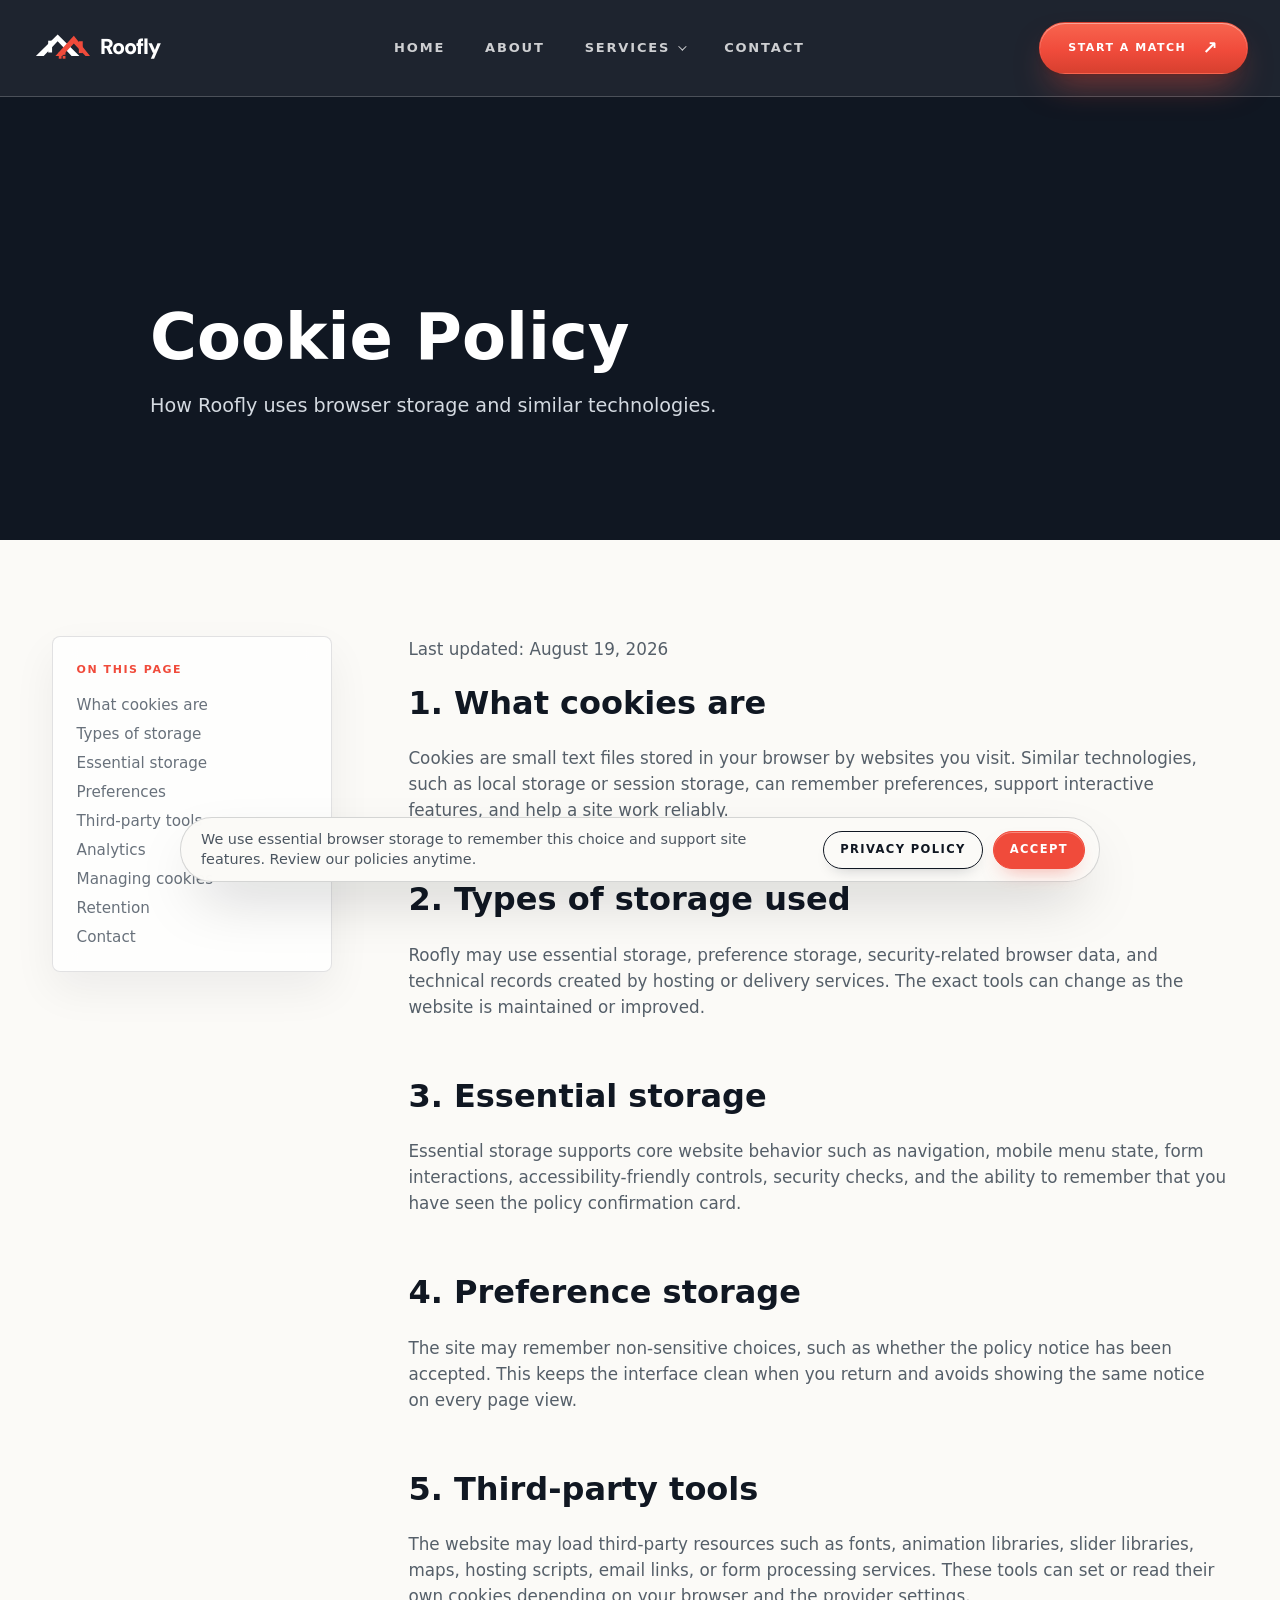
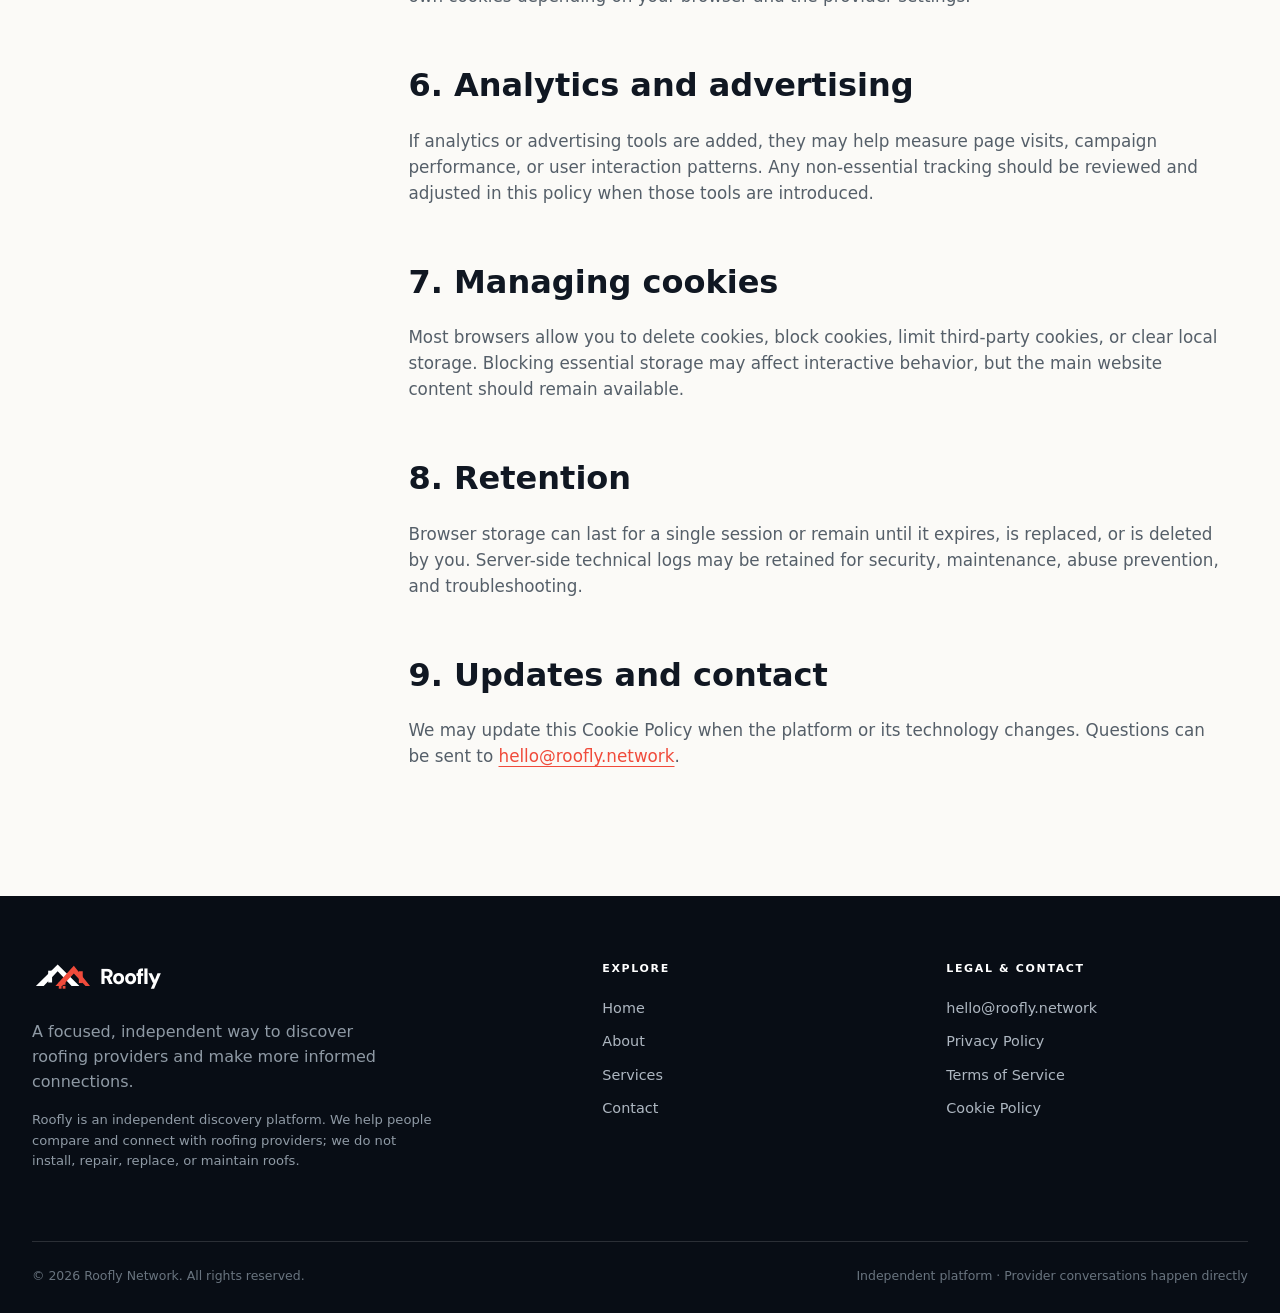
<file: cookie-policy.html>
<!doctype html>
<html lang="en">
<head>
  <meta charset="utf-8">
  <meta name="viewport" content="width=device-width, initial-scale=1">
  <title></title>
  <meta name="description" content="Cookie policy.">
  <link rel="stylesheet" href="assets/css/styles.css">
  <link rel="preconnect" href="https://fonts.googleapis.com">
  <link href="https://fonts.googleapis.com/css2?family=DM+Sans:wght@400;500;700;800&display=swap" rel="stylesheet">
</head>
<body data-page="cookies">
  <header class="site-header">
    <div class="container nav">
      <a class="brand" href="index.html"><img data-config-logo src="assets/images/logo-mark.svg" alt=""><span data-site-name>{siteName}</span></a>
      <nav class="nav__links">
        <a href="index.html" data-nav-label="home"></a>
        <a href="index.html#about" data-nav-label="about"></a>
        <div class="nav__item nav__item--has-menu">
          <a class="nav__trigger" href="index.html#services" data-nav-label="services" aria-haspopup="true" aria-expanded="false">Services</a>
          <div class="nav-dropdown" role="menu" aria-label="Services navigation">
            <a href="roof-replacement.html" role="menuitem"><span class="nav-dropdown__icon" aria-hidden="true"><svg viewBox="0 0 24 24"><path d="M3 11.5 12 4l9 7.5" /><path d="M6 10.5V20h12v-9.5" /><path d="M9.5 20v-5h5v5" /></svg></span><span class="nav-dropdown__copy"><span class="nav-dropdown__title">Roof replacement</span><small>Full refresh and planning</small></span></a>
            <a href="roof-repair.html" role="menuitem"><span class="nav-dropdown__icon" aria-hidden="true"><svg viewBox="0 0 24 24"><path d="m4 13 7-7 3 3 6-6" /><path d="m14 9 5 5" /><path d="m3 21 6-6" /><path d="m7 17 2 2" /></svg></span><span class="nav-dropdown__copy"><span class="nav-dropdown__title">Roof repair</span><small>Leaks, wear, and damage</small></span></a>
            <a href="index.html#services" role="menuitem"><span class="nav-dropdown__icon" aria-hidden="true"><svg viewBox="0 0 24 24"><path d="M4 5h16" /><path d="M4 12h16" /><path d="M4 19h10" /><path d="m15 18 2 2 4-5" /></svg></span><span class="nav-dropdown__copy"><span class="nav-dropdown__title">Roof inspection</span><small>Condition checks and next-step guidance</small></span></a>
            <a href="index.html#maintenance-plan" role="menuitem"><span class="nav-dropdown__icon" aria-hidden="true"><svg viewBox="0 0 24 24"><path d="M12 3v3" /><path d="M12 18v3" /><path d="M3 12h3" /><path d="M18 12h3" /><circle cx="12" cy="12" r="5" /><path d="m15.5 8.5 2-2" /><path d="m6.5 17.5 2-2" /></svg></span><span class="nav-dropdown__copy"><span class="nav-dropdown__title">Maintenance plan</span><small>Seasonal care and prevention</small></span></a>
            <a href="index.html#contact" role="menuitem"><span class="nav-dropdown__icon" aria-hidden="true"><svg viewBox="0 0 24 24"><path d="M4 5h16v14H4z" /><path d="m4 7 8 6 8-6" /></svg></span><span class="nav-dropdown__copy"><span class="nav-dropdown__title">Contact form</span><small>Send your roofing request</small></span></a>
          </div>
        </div>
        <a href="index.html#contact-panel" data-nav-label="contact"></a>
      </nav>
      <a class="button button--coral nav__cta" href="index.html#contact">Start a match <span class="arrow">↗</span></a>
      <button class="menu-toggle" aria-label="Open menu" aria-expanded="false">☰</button>
    </div>
  </header>
  <main>
    <section class="legal-hero">
      <div class="container">
        <h1 class="h2">Cookie Policy</h1>
        <p class="lede" style="margin-top:24px">How <span data-site-name>{siteName}</span> uses browser storage and similar technologies.</p>
      </div>
    </section>
    <div class="legal-layout container">
      <aside class="legal-sidebar" aria-label="Cookie policy sections">
        <span>On this page</span>
        <nav>
          <a href="#cookie-overview">What cookies are</a>
          <a href="#cookie-types">Types of storage</a>
          <a href="#cookie-essential">Essential storage</a>
          <a href="#cookie-preferences">Preferences</a>
          <a href="#cookie-third-party">Third-party tools</a>
          <a href="#cookie-analytics">Analytics</a>
          <a href="#cookie-manage">Managing cookies</a>
          <a href="#cookie-retention">Retention</a>
          <a href="#cookie-contact">Contact</a>
        </nav>
      </aside>
      <article class="legal-content">
        <p class="small">Last updated: August 19, 2026</p>
        <h2 id="cookie-overview">1. What cookies are</h2>
        <p>Cookies are small text files stored in your browser by websites you visit. Similar technologies, such as local storage or session storage, can remember preferences, support interactive features, and help a site work reliably.</p>
        <h2 id="cookie-types">2. Types of storage used</h2>
        <p>{siteName} may use essential storage, preference storage, security-related browser data, and technical records created by hosting or delivery services. The exact tools can change as the website is maintained or improved.</p>
        <h2 id="cookie-essential">3. Essential storage</h2>
        <p>Essential storage supports core website behavior such as navigation, mobile menu state, form interactions, accessibility-friendly controls, security checks, and the ability to remember that you have seen the policy confirmation card.</p>
        <h2 id="cookie-preferences">4. Preference storage</h2>
        <p>The site may remember non-sensitive choices, such as whether the policy notice has been accepted. This keeps the interface clean when you return and avoids showing the same notice on every page view.</p>
        <h2 id="cookie-third-party">5. Third-party tools</h2>
        <p>The website may load third-party resources such as fonts, animation libraries, slider libraries, maps, hosting scripts, email links, or form processing services. These tools can set or read their own cookies depending on your browser and the provider settings.</p>
        <h2 id="cookie-analytics">6. Analytics and advertising</h2>
        <p>If analytics or advertising tools are added, they may help measure page visits, campaign performance, or user interaction patterns. Any non-essential tracking should be reviewed and adjusted in this policy when those tools are introduced.</p>
        <h2 id="cookie-manage">7. Managing cookies</h2>
        <p>Most browsers allow you to delete cookies, block cookies, limit third-party cookies, or clear local storage. Blocking essential storage may affect interactive behavior, but the main website content should remain available.</p>
        <h2 id="cookie-retention">8. Retention</h2>
        <p>Browser storage can last for a single session or remain until it expires, is replaced, or is deleted by you. Server-side technical logs may be retained for security, maintenance, abuse prevention, and troubleshooting.</p>
        <h2 id="cookie-contact">9. Updates and contact</h2>
        <p>We may update this Cookie Policy when the platform or its technology changes. Questions can be sent to <a data-site-email href="" style="text-decoration:underline"></a>.</p>
      </article>
    </div>
  </main>
  <footer class="site-footer">
    <div class="container">
      <div class="footer-grid">
        <div><a class="brand" href="index.html"><img data-config-logo src="assets/images/logo-mark.svg" alt=""><span data-site-name>{siteName}</span></a><p class="footer__about">A focused, independent way to discover roofing providers and make more informed connections.</p><p class="footer__disclaimer" data-disclaimer></p></div>
        <div><h2 class="footer__title">Explore</h2><nav class="footer__links"><a href="index.html" data-nav-label="home"></a><a href="index.html#about" data-nav-label="about"></a><a href="index.html#services" data-nav-label="services"></a><a href="index.html#contact-panel" data-nav-label="contact"></a></nav></div>
        <div><h2 class="footer__title">Legal & contact</h2><nav class="footer__links"><a data-site-email href=""></a><a href="privacy-policy.html">Privacy Policy</a><a href="terms-of-service.html">Terms of Service</a><a href="cookie-policy.html">Cookie Policy</a></nav></div>
      </div>
      <div class="footer-bottom"><span data-copyright></span><span>Independent platform &middot; Provider conversations happen directly</span></div>
    </div>
  </footer>
  <script src="config/config.js"></script>
  <script src="assets/js/app.js"></script>
</body>
</html>
</file>
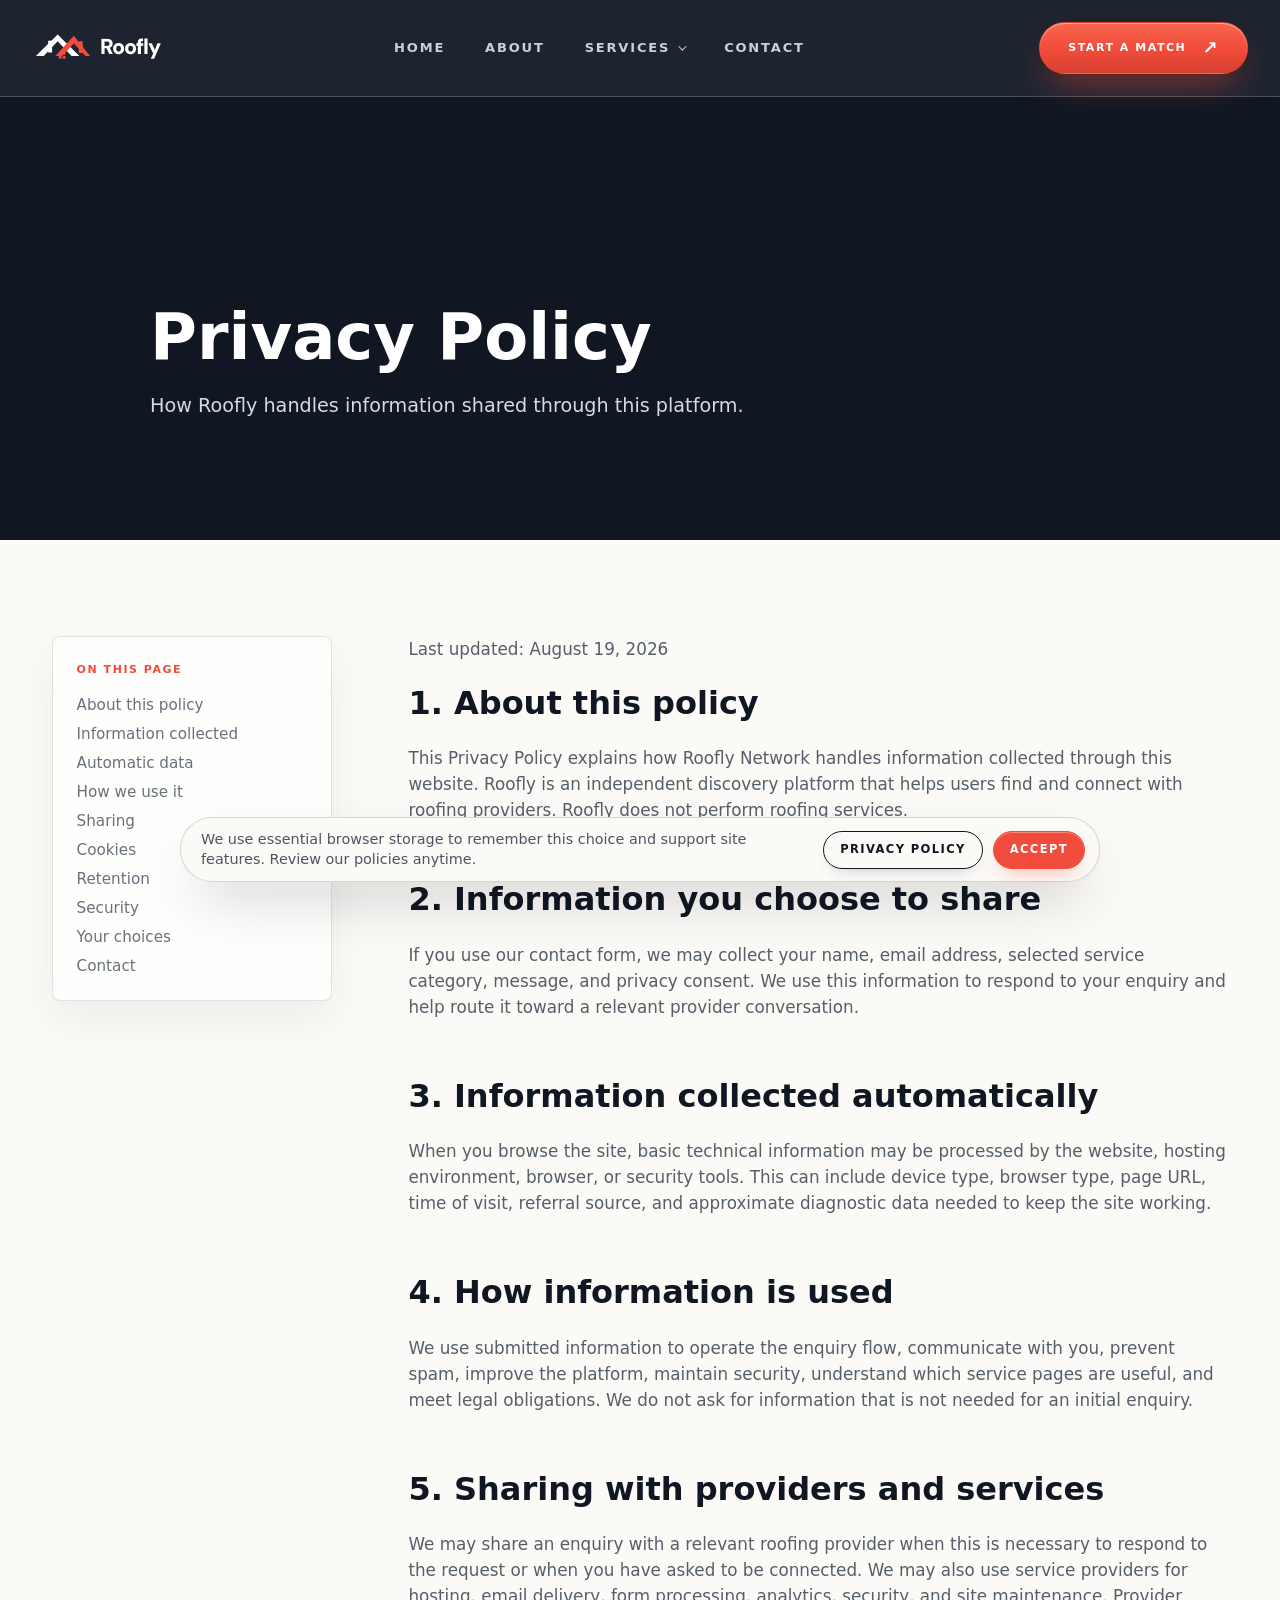
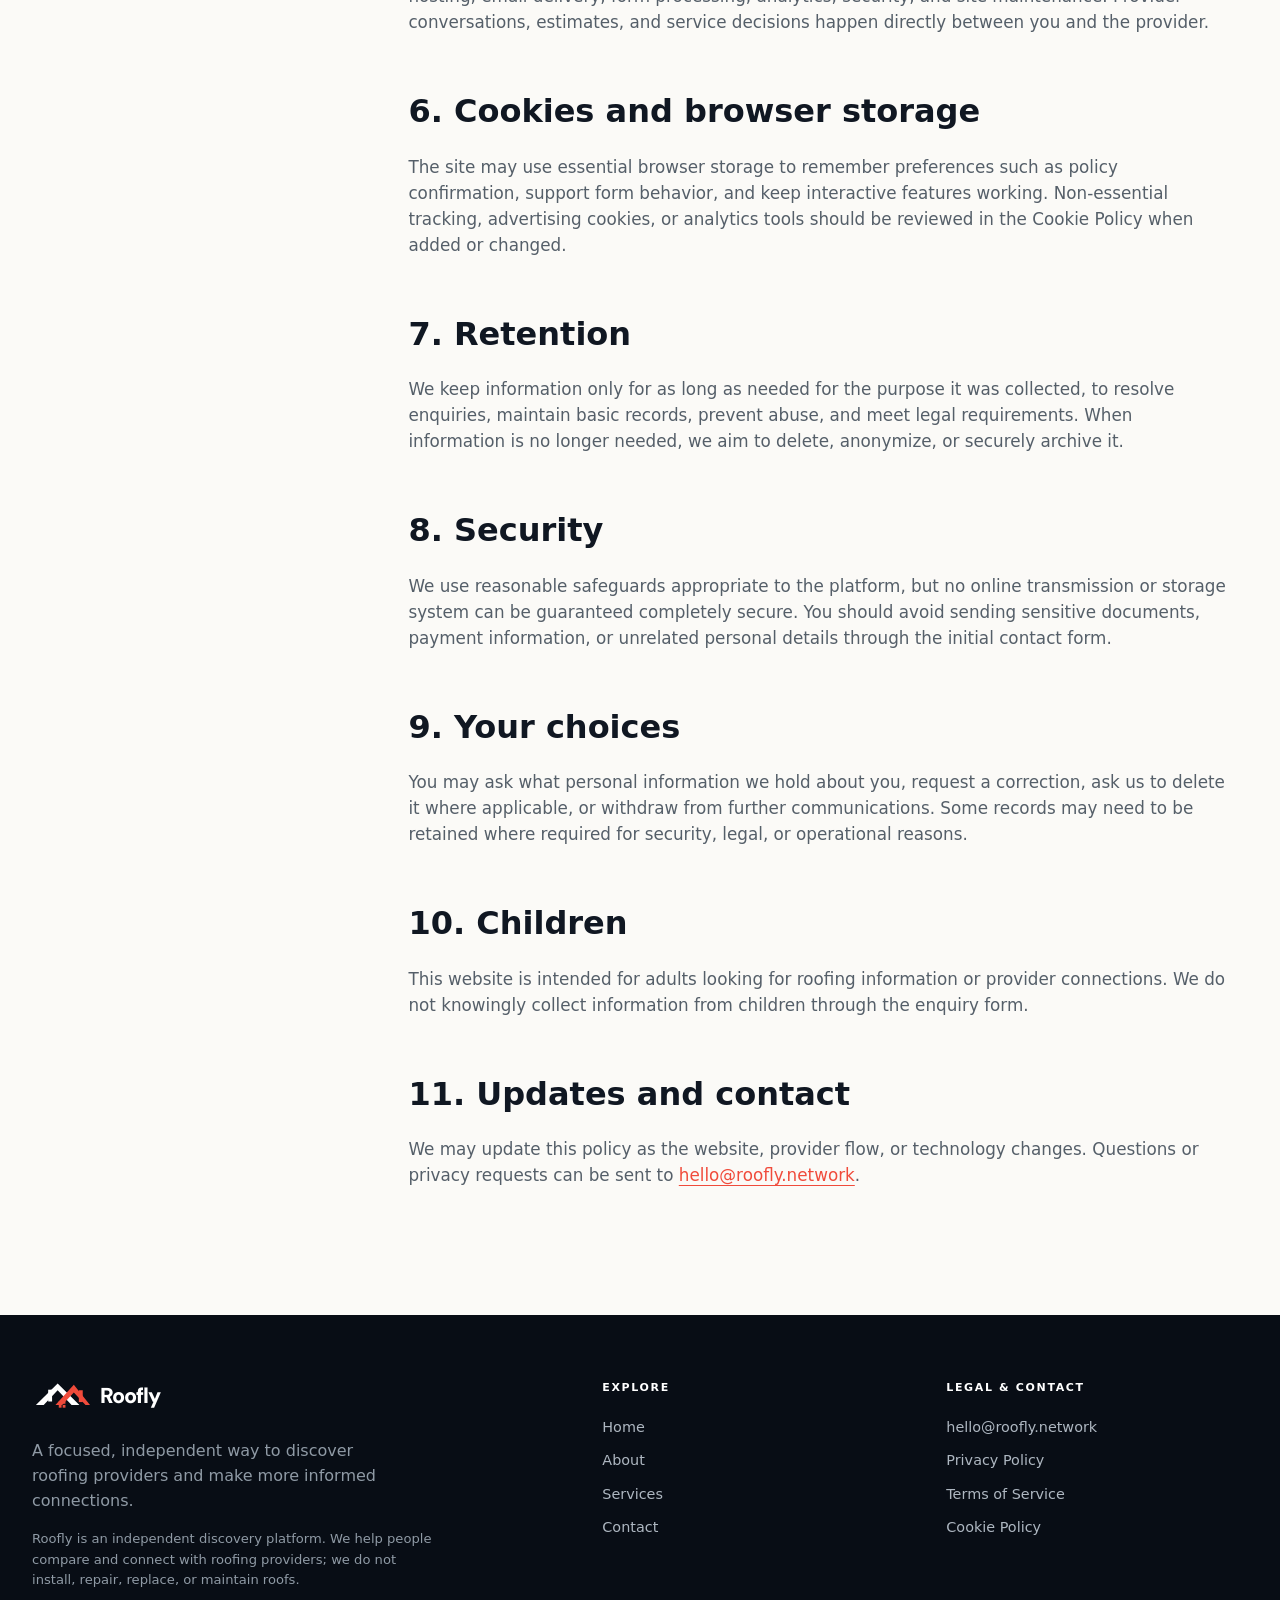
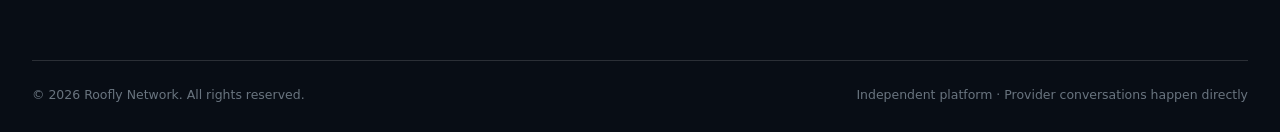
<file: privacy-policy.html>
<!doctype html>
<html lang="en">
<head>
  <meta charset="utf-8">
  <meta name="viewport" content="width=device-width, initial-scale=1">
  <title></title>
  <meta name="description" content="Privacy policy.">
  <link rel="stylesheet" href="assets/css/styles.css">
  <link rel="preconnect" href="https://fonts.googleapis.com">
  <link href="https://fonts.googleapis.com/css2?family=DM+Sans:wght@400;500;700;800&display=swap" rel="stylesheet">
</head>
<body data-page="privacy">
  <header class="site-header">
    <div class="container nav">
      <a class="brand" href="index.html"><img data-config-logo src="assets/images/logo-mark.svg" alt=""><span data-site-name>{siteName}</span></a>
      <nav class="nav__links">
        <a href="index.html" data-nav-label="home"></a>
        <a href="index.html#about" data-nav-label="about"></a>
        <div class="nav__item nav__item--has-menu">
          <a class="nav__trigger" href="index.html#services" data-nav-label="services" aria-haspopup="true" aria-expanded="false">Services</a>
          <div class="nav-dropdown" role="menu" aria-label="Services navigation">
            <a href="roof-replacement.html" role="menuitem"><span class="nav-dropdown__icon" aria-hidden="true"><svg viewBox="0 0 24 24"><path d="M3 11.5 12 4l9 7.5" /><path d="M6 10.5V20h12v-9.5" /><path d="M9.5 20v-5h5v5" /></svg></span><span class="nav-dropdown__copy"><span class="nav-dropdown__title">Roof replacement</span><small>Full refresh and planning</small></span></a>
            <a href="roof-repair.html" role="menuitem"><span class="nav-dropdown__icon" aria-hidden="true"><svg viewBox="0 0 24 24"><path d="m4 13 7-7 3 3 6-6" /><path d="m14 9 5 5" /><path d="m3 21 6-6" /><path d="m7 17 2 2" /></svg></span><span class="nav-dropdown__copy"><span class="nav-dropdown__title">Roof repair</span><small>Leaks, wear, and damage</small></span></a>
            <a href="index.html#services" role="menuitem"><span class="nav-dropdown__icon" aria-hidden="true"><svg viewBox="0 0 24 24"><path d="M4 5h16" /><path d="M4 12h16" /><path d="M4 19h10" /><path d="m15 18 2 2 4-5" /></svg></span><span class="nav-dropdown__copy"><span class="nav-dropdown__title">Roof inspection</span><small>Condition checks and next-step guidance</small></span></a>
            <a href="index.html#maintenance-plan" role="menuitem"><span class="nav-dropdown__icon" aria-hidden="true"><svg viewBox="0 0 24 24"><path d="M12 3v3" /><path d="M12 18v3" /><path d="M3 12h3" /><path d="M18 12h3" /><circle cx="12" cy="12" r="5" /><path d="m15.5 8.5 2-2" /><path d="m6.5 17.5 2-2" /></svg></span><span class="nav-dropdown__copy"><span class="nav-dropdown__title">Maintenance plan</span><small>Seasonal care and prevention</small></span></a>
            <a href="index.html#contact" role="menuitem"><span class="nav-dropdown__icon" aria-hidden="true"><svg viewBox="0 0 24 24"><path d="M4 5h16v14H4z" /><path d="m4 7 8 6 8-6" /></svg></span><span class="nav-dropdown__copy"><span class="nav-dropdown__title">Contact form</span><small>Send your roofing request</small></span></a>
          </div>
        </div>
        <a href="index.html#contact-panel" data-nav-label="contact"></a>
      </nav>
      <a class="button button--coral nav__cta" href="index.html#contact">Start a match <span class="arrow">↗</span></a>
      <button class="menu-toggle" aria-label="Open menu" aria-expanded="false">☰</button>
    </div>
  </header>
  <main>
    <section class="legal-hero">
      <div class="container">
        <h1 class="h2">Privacy Policy</h1>
        <p class="lede" style="margin-top:24px">How <span data-site-name>{siteName}</span> handles information shared through this platform.</p>
      </div>
    </section>
    <div class="legal-layout container">
      <aside class="legal-sidebar" aria-label="Privacy policy sections">
        <span>On this page</span>
        <nav>
          <a href="#privacy-scope">About this policy</a>
          <a href="#privacy-information">Information collected</a>
          <a href="#privacy-automatic">Automatic data</a>
          <a href="#privacy-use">How we use it</a>
          <a href="#privacy-sharing">Sharing</a>
          <a href="#privacy-cookies">Cookies</a>
          <a href="#privacy-retention">Retention</a>
          <a href="#privacy-security">Security</a>
          <a href="#privacy-choices">Your choices</a>
          <a href="#privacy-contact">Contact</a>
        </nav>
      </aside>
      <article class="legal-content">
        <p class="small">Last updated: August 19, 2026</p>
        <h2 id="privacy-scope">1. About this policy</h2>
        <p>This Privacy Policy explains how <span data-legal-name>{legalName}</span> handles information collected through this website. {siteName} is an independent discovery platform that helps users find and connect with roofing providers. {siteName} does not perform roofing services.</p>
        <h2 id="privacy-information">2. Information you choose to share</h2>
        <p>If you use our contact form, we may collect your name, email address, selected service category, message, and privacy consent. We use this information to respond to your enquiry and help route it toward a relevant provider conversation.</p>
        <h2 id="privacy-automatic">3. Information collected automatically</h2>
        <p>When you browse the site, basic technical information may be processed by the website, hosting environment, browser, or security tools. This can include device type, browser type, page URL, time of visit, referral source, and approximate diagnostic data needed to keep the site working.</p>
        <h2 id="privacy-use">4. How information is used</h2>
        <p>We use submitted information to operate the enquiry flow, communicate with you, prevent spam, improve the platform, maintain security, understand which service pages are useful, and meet legal obligations. We do not ask for information that is not needed for an initial enquiry.</p>
        <h2 id="privacy-sharing">5. Sharing with providers and services</h2>
        <p>We may share an enquiry with a relevant roofing provider when this is necessary to respond to the request or when you have asked to be connected. We may also use service providers for hosting, email delivery, form processing, analytics, security, and site maintenance. Provider conversations, estimates, and service decisions happen directly between you and the provider.</p>
        <h2 id="privacy-cookies">6. Cookies and browser storage</h2>
        <p>The site may use essential browser storage to remember preferences such as policy confirmation, support form behavior, and keep interactive features working. Non-essential tracking, advertising cookies, or analytics tools should be reviewed in the Cookie Policy when added or changed.</p>
        <h2 id="privacy-retention">7. Retention</h2>
        <p>We keep information only for as long as needed for the purpose it was collected, to resolve enquiries, maintain basic records, prevent abuse, and meet legal requirements. When information is no longer needed, we aim to delete, anonymize, or securely archive it.</p>
        <h2 id="privacy-security">8. Security</h2>
        <p>We use reasonable safeguards appropriate to the platform, but no online transmission or storage system can be guaranteed completely secure. You should avoid sending sensitive documents, payment information, or unrelated personal details through the initial contact form.</p>
        <h2 id="privacy-choices">9. Your choices</h2>
        <p>You may ask what personal information we hold about you, request a correction, ask us to delete it where applicable, or withdraw from further communications. Some records may need to be retained where required for security, legal, or operational reasons.</p>
        <h2 id="privacy-children">10. Children</h2>
        <p>This website is intended for adults looking for roofing information or provider connections. We do not knowingly collect information from children through the enquiry form.</p>
        <h2 id="privacy-contact">11. Updates and contact</h2>
        <p>We may update this policy as the website, provider flow, or technology changes. Questions or privacy requests can be sent to <a data-site-email href="" style="text-decoration:underline"></a>.</p>
      </article>
    </div>
  </main>
  <footer class="site-footer">
    <div class="container">
      <div class="footer-grid">
        <div><a class="brand" href="index.html"><img data-config-logo src="assets/images/logo-mark.svg" alt=""><span data-site-name>{siteName}</span></a><p class="footer__about">A focused, independent way to discover roofing providers and make more informed connections.</p><p class="footer__disclaimer" data-disclaimer></p></div>
        <div><h2 class="footer__title">Explore</h2><nav class="footer__links"><a href="index.html" data-nav-label="home"></a><a href="index.html#about" data-nav-label="about"></a><a href="index.html#services" data-nav-label="services"></a><a href="index.html#contact-panel" data-nav-label="contact"></a></nav></div>
        <div><h2 class="footer__title">Legal & contact</h2><nav class="footer__links"><a data-site-email href=""></a><a href="privacy-policy.html">Privacy Policy</a><a href="terms-of-service.html">Terms of Service</a><a href="cookie-policy.html">Cookie Policy</a></nav></div>
      </div>
      <div class="footer-bottom"><span data-copyright></span><span>Independent platform &middot; Provider conversations happen directly</span></div>
    </div>
  </footer>
  <script src="config/config.js"></script>
  <script src="assets/js/app.js"></script>
</body>
</html>
</file>
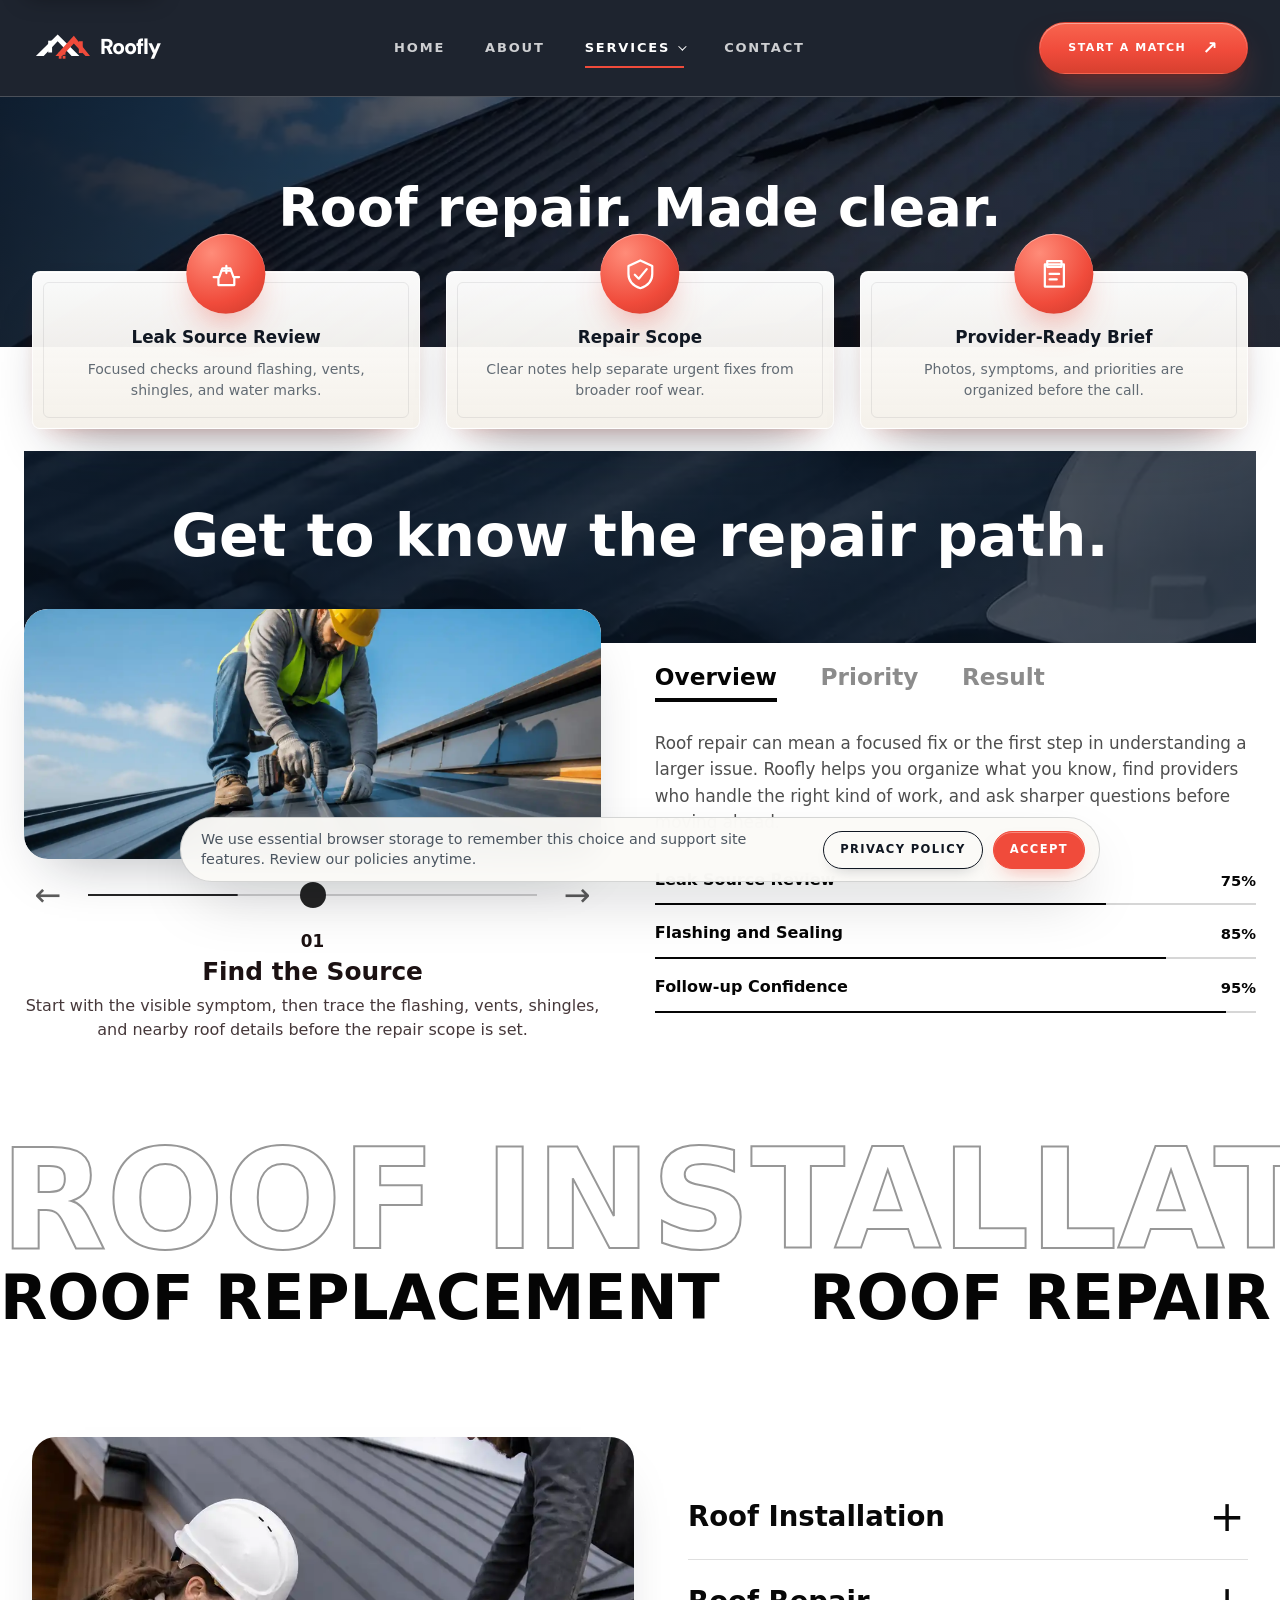
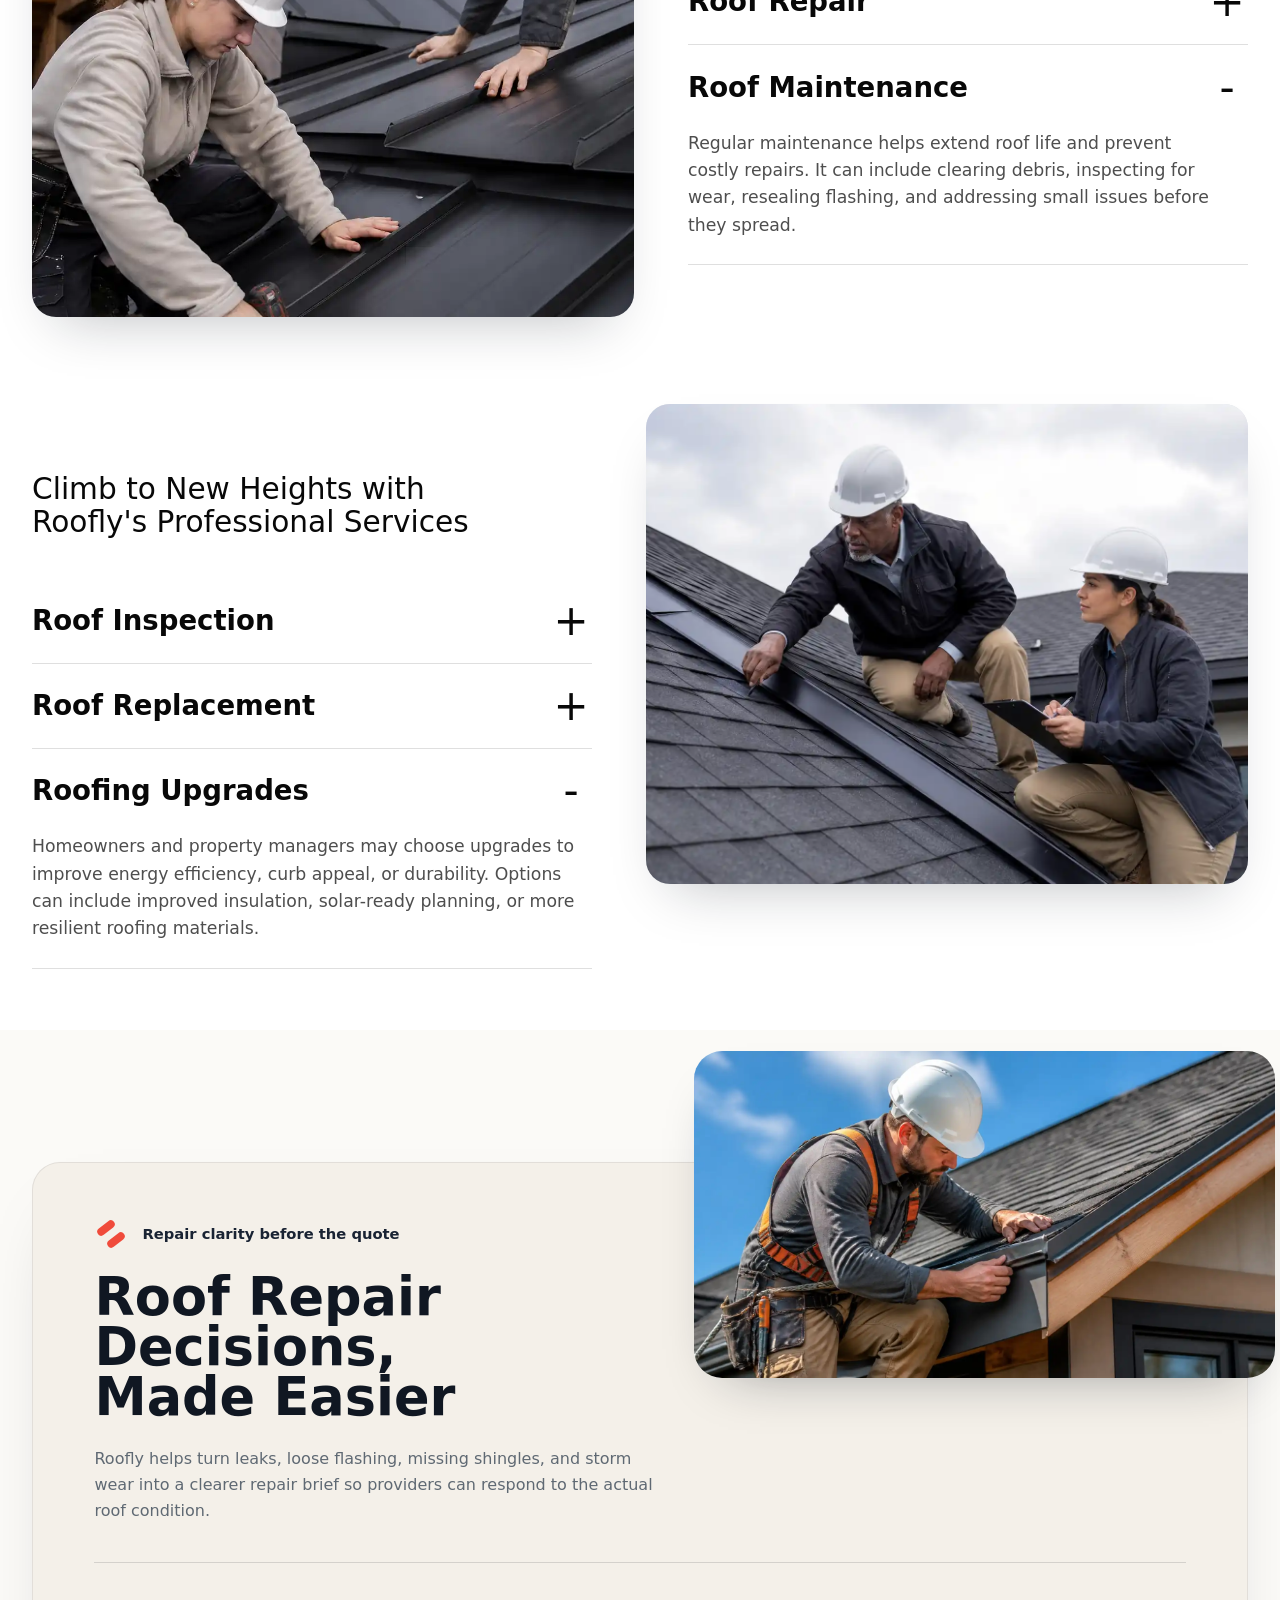
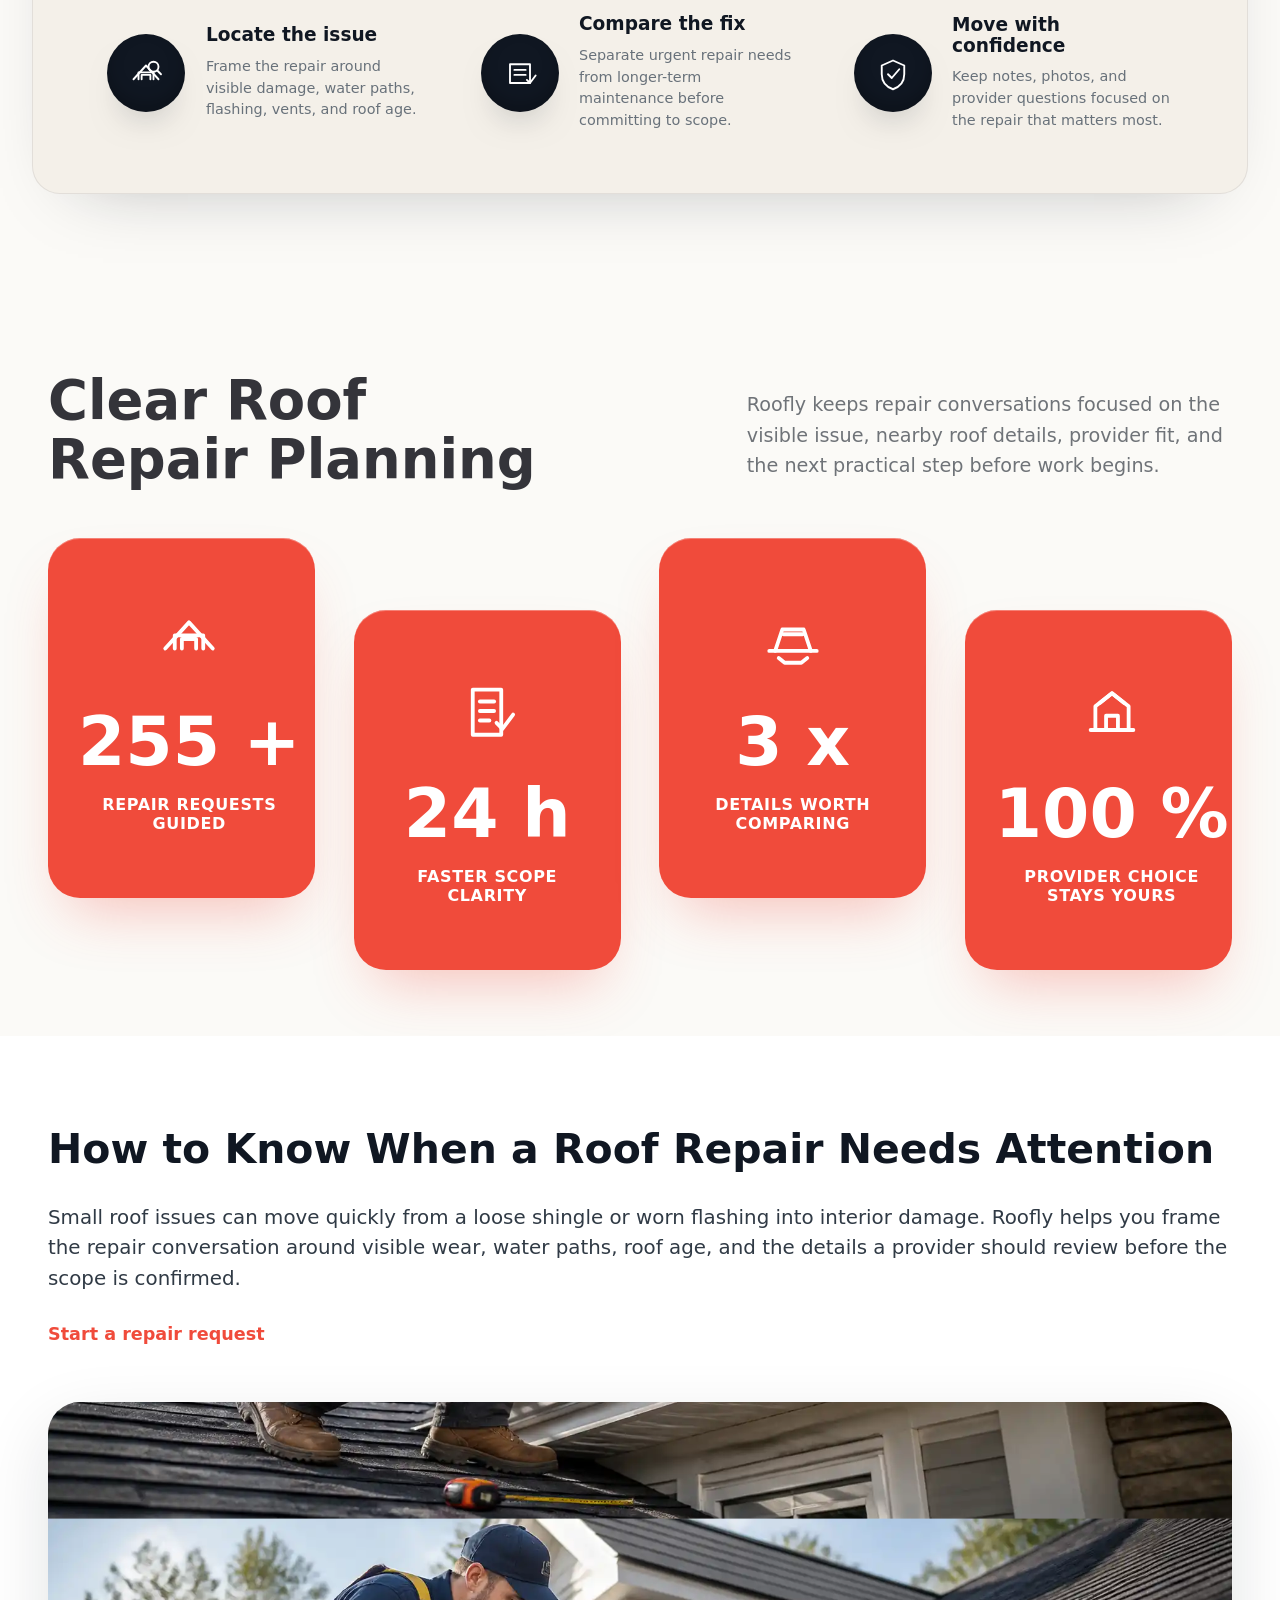
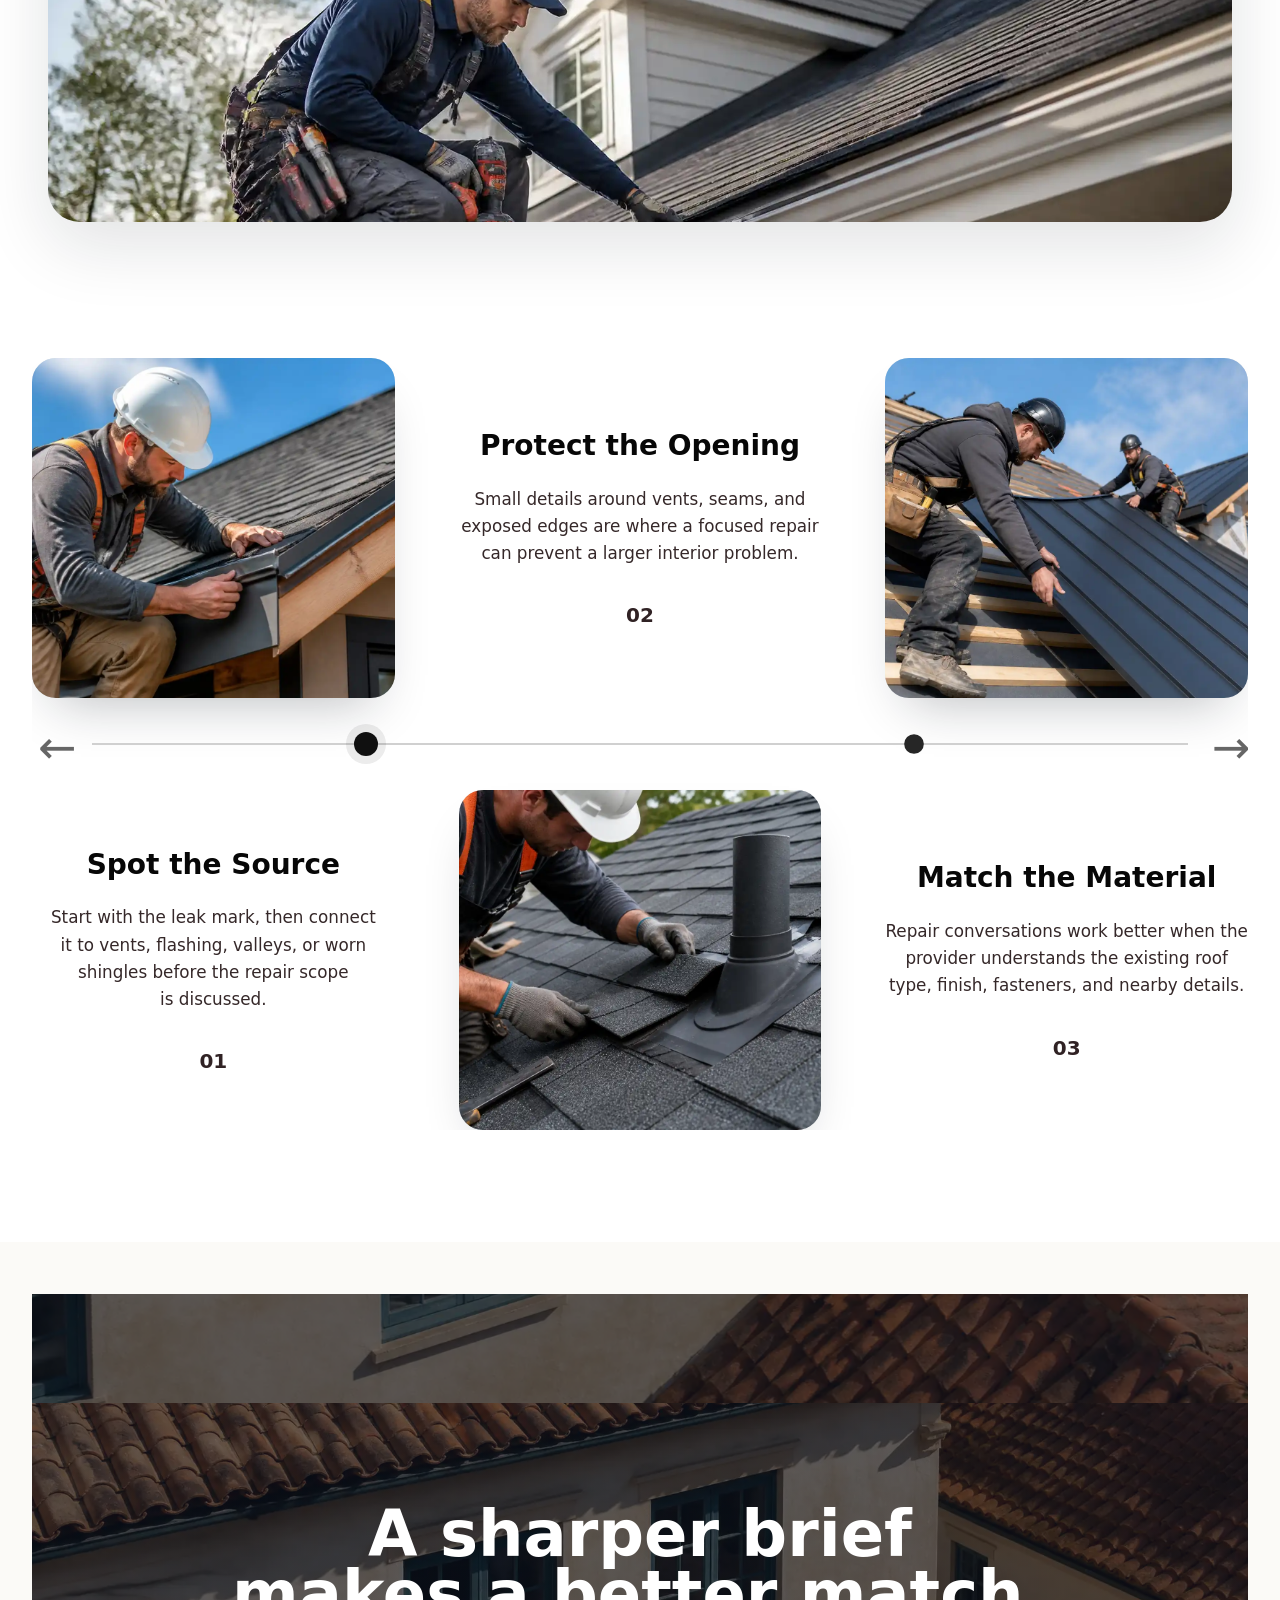
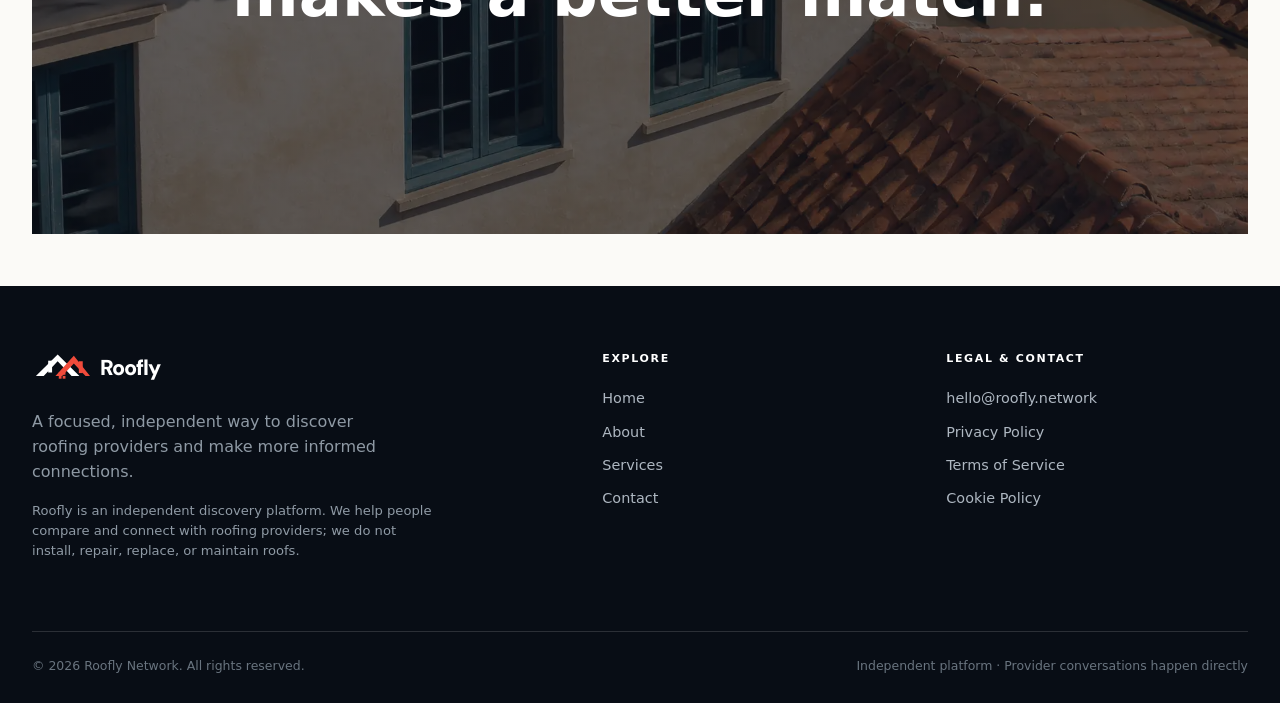
<file: roof-repair.html>
<!doctype html>
<html lang="en">

<head>
    <meta charset="utf-8">
    <meta name="viewport" content="width=device-width, initial-scale=1">
    <title></title>
    <meta name="description" content="Explore roof repair providers.">
    <link rel="stylesheet" href="assets/css/styles.css">
    <link rel="preconnect" href="https://fonts.googleapis.com">
    <link href="https://fonts.googleapis.com/css2?family=DM+Sans:wght@400;500;700;800&display=swap" rel="stylesheet">
    <link rel="stylesheet" href="https://cdn.jsdelivr.net/npm/aos@2.3.4/dist/aos.css">
    <link rel="stylesheet" href="https://cdn.jsdelivr.net/npm/swiper@11/swiper-bundle.min.css">
</head>

<body data-page="roofRepair"><a class="skip-link" href="#main">Skip to content</a>
    <header class="site-header">
        <div class="container nav"><a class="brand" href="index.html"><img data-config-logo
                    src="assets/images/logo-mark.svg" alt=""><span data-site-name>{siteName}</span></a>
            <nav class="nav__links"><a href="index.html" data-nav-label="home"></a><a href="index.html#about" data-nav-label="about"></a><div class="nav__item nav__item--has-menu"><a class="nav__trigger active"
                    href="index.html#services" data-nav-label="services" aria-haspopup="true" aria-expanded="false">Services</a><div class="nav-dropdown" role="menu" aria-label="Services navigation"><a href="roof-replacement.html" role="menuitem"><span class="nav-dropdown__icon" aria-hidden="true"><svg viewBox="0 0 24 24"><path d="M3 11.5 12 4l9 7.5" /><path d="M6 10.5V20h12v-9.5" /><path d="M9.5 20v-5h5v5" /></svg></span><span class="nav-dropdown__copy"><span class="nav-dropdown__title">Roof replacement</span><small>Full refresh and planning</small></span></a><a class="active" href="roof-repair.html" role="menuitem"><span class="nav-dropdown__icon" aria-hidden="true"><svg viewBox="0 0 24 24"><path d="m4 13 7-7 3 3 6-6" /><path d="m14 9 5 5" /><path d="m3 21 6-6" /><path d="m7 17 2 2" /></svg></span><span class="nav-dropdown__copy"><span class="nav-dropdown__title">Roof repair</span><small>Leaks, wear, and damage</small></span></a><a href="index.html#services" role="menuitem"><span class="nav-dropdown__icon" aria-hidden="true"><svg viewBox="0 0 24 24"><path d="M4 5h16" /><path d="M4 12h16" /><path d="M4 19h10" /><path d="m15 18 2 2 4-5" /></svg></span><span class="nav-dropdown__copy"><span class="nav-dropdown__title">Roof inspection</span><small>Condition checks and next-step guidance</small></span></a><a href="index.html#maintenance-plan" role="menuitem"><span class="nav-dropdown__icon" aria-hidden="true"><svg viewBox="0 0 24 24"><path d="M12 3v3" /><path d="M12 18v3" /><path d="M3 12h3" /><path d="M18 12h3" /><circle cx="12" cy="12" r="5" /><path d="m15.5 8.5 2-2" /><path d="m6.5 17.5 2-2" /></svg></span><span class="nav-dropdown__copy"><span class="nav-dropdown__title">Maintenance plan</span><small>Seasonal care and prevention</small></span></a><a href="index.html#contact" role="menuitem"><span class="nav-dropdown__icon" aria-hidden="true"><svg viewBox="0 0 24 24"><path d="M4 5h16v14H4z" /><path d="m4 7 8 6 8-6" /></svg></span><span class="nav-dropdown__copy"><span class="nav-dropdown__title">Contact form</span><small>Send your roofing request</small></span></a></div></div><a href="index.html#contact-panel" data-nav-label="contact"></a></nav><a
                class="button button--coral nav__cta" href="index.html#contact">Start a match <span
                    class="arrow">↗</span></a><button class="menu-toggle" aria-label="Open menu"
                aria-expanded="false">☰</button>
        </div>
    </header>
    <main id="main">
        <section class="service-hero service-hero--repair">
            <div class="container">
                <h1 class="h2" data-aos="fade-up">Roof repair. Made clear.</h1>
            </div>
            <div class="container service-hero__cards" aria-label="Roof repair highlights">
                <article class="service-hero-card" data-aos="fade-up">
                    <span class="service-hero-card__icon" aria-hidden="true">
                        <svg viewBox="0 0 48 48" focusable="false">
                            <path d="M8 28h7l4-11h10l4 11h7" />
                            <path d="M14 28v10h20V28" />
                            <path d="M18 20h12" />
                            <path d="M24 14v9" />
                        </svg>
                    </span>
                    <h2>Leak Source Review</h2>
                    <p>Focused checks around flashing, vents, shingles, and water marks.</p>
                </article>
                <article class="service-hero-card" data-aos="fade-up" data-aos-delay="80">
                    <span class="service-hero-card__icon" aria-hidden="true">
                        <svg viewBox="0 0 48 48" focusable="false">
                            <path d="M24 7l15 7v10c0 9-6 15-15 18C15 39 9 33 9 24V14l15-7z" />
                            <path d="M17 25l5 5 10-12" />
                        </svg>
                    </span>
                    <h2>Repair Scope</h2>
                    <p>Clear notes help separate urgent fixes from broader roof wear.</p>
                </article>
                <article class="service-hero-card" data-aos="fade-up" data-aos-delay="160">
                    <span class="service-hero-card__icon" aria-hidden="true">
                        <svg viewBox="0 0 48 48" focusable="false">
                            <path d="M15 8h18v7H15z" />
                            <path d="M12 12h24v28H12z" />
                            <path d="M18 24h12" />
                            <path d="M18 31h9" />
                        </svg>
                    </span>
                    <h2>Provider-Ready Brief</h2>
                    <p>Photos, symptoms, and priorities are organized before the call.</p>
                </article>
            </div>
        </section>
        <section class="service-content service-showcase">
            <div class="container service-showcase__hero service-showcase__hero--repair">
                <div class="service-showcase__hero-copy" data-aos="fade-up">
                    <h2>Get to know the repair path.</h2>
                </div>
            </div>
            <div class="container service-showcase__grid">
                <div class="service-showcase__media" data-aos="fade-up">
                    <div class="swiper service-gallery-swiper" aria-label="Roof repair photo slider">
                        <div class="swiper-wrapper">
                            <figure class="swiper-slide service-gallery-slide" data-caption-label="01" data-caption-title="Find the Source" data-caption-text="Start with the visible symptom, then trace the flashing, vents, shingles, and nearby roof details before the repair scope is set.">
                                <div class="service-gallery-photo service-gallery-photo--one" role="img" aria-label="Roofer fastening metal roof panels"></div>
                            </figure>
                            <figure class="swiper-slide service-gallery-slide" data-caption-label="02" data-caption-title="Document the Detail" data-caption-text="Close photos and clear notes help separate surface wear from urgent water-entry issues before the first provider call.">
                                <div class="service-gallery-photo service-gallery-photo--two" role="img" aria-label="Close inspection of roof flashing and shingles"></div>
                            </figure>
                            <figure class="swiper-slide service-gallery-slide" data-caption-label="03" data-caption-title="Confirm the Fix" data-caption-text="A good repair conversation should clarify the cause, the materials involved, and the follow-up needed after the work is complete.">
                                <div class="service-gallery-photo service-gallery-photo--three" role="img" aria-label="Roofing team installing new shingles"></div>
                            </figure>
                        </div>
                    </div>
                    <div class="service-slider-controls">
                        <button class="service-slider-button service-slider-prev" type="button" aria-label="Previous repair slide">←</button>
                        <div class="service-slider-pagination"></div>
                        <button class="service-slider-button service-slider-next" type="button" aria-label="Next repair slide">→</button>
                    </div>
                    <div class="service-gallery-caption">
                        <span>01</span>
                        <h3>Repair Starts With Clear Evidence</h3>
                        <p>Track the symptom, inspect the surrounding detail, and define what needs immediate attention before a provider conversation begins.</p>
                    </div>
                </div>
                <div class="service-tabs" data-aos="fade-up" data-aos-delay="80">
                    <div class="service-tabs__nav" role="tablist" aria-label="Roof repair details">
                        <button class="is-active" type="button" role="tab" aria-selected="true" aria-controls="repair-tab-overview" id="repair-tab-btn-overview">Overview</button>
                        <button type="button" role="tab" aria-selected="false" aria-controls="repair-tab-priority" id="repair-tab-btn-priority">Priority</button>
                        <button type="button" role="tab" aria-selected="false" aria-controls="repair-tab-result" id="repair-tab-btn-result">Result</button>
                    </div>
                    <div class="service-tabs__panels">
                        <article class="service-tabs__panel is-active" id="repair-tab-overview" role="tabpanel" aria-labelledby="repair-tab-btn-overview">
                            <p>Roof repair can mean a focused fix or the first step in understanding a larger issue. {siteName} helps you organize what you know, find providers who handle the right kind of work, and ask sharper questions before moving ahead.</p>
                        </article>
                        <article class="service-tabs__panel" id="repair-tab-priority" role="tabpanel" aria-labelledby="repair-tab-btn-priority" hidden>
                            <p>Start with active leaks, water marks, damaged flashing, loose vents, storm impact, and any spot where moisture can move into the home. Clear notes and photos make the first call more useful.</p>
                        </article>
                        <article class="service-tabs__panel" id="repair-tab-result" role="tabpanel" aria-labelledby="repair-tab-btn-result" hidden>
                            <p>A stronger repair brief helps the provider explain the cause, likely scope, inspection needs, and the next practical step without turning a small concern into guesswork.</p>
                        </article>
                    </div>
                    <div class="service-metrics">
                        <div class="service-metric"><div><strong>Leak Source Review</strong><span>75%</span></div><i style="--value:75%"></i></div>
                        <div class="service-metric"><div><strong>Flashing and Sealing</strong><span>85%</span></div><i style="--value:85%"></i></div>
                        <div class="service-metric"><div><strong>Follow-up Confidence</strong><span>95%</span></div><i style="--value:95%"></i></div>
                    </div>
                </div>
            </div>
        </section>
        <section class="service-loop-marquee" aria-label="Roof services marquee">
            <div class="service-loop-marquee__row service-loop-marquee__row--outline">
                <div class="service-loop-marquee__track">
                    <div class="service-loop-marquee__group">
                        <span>Roof Installation</span>
                        <span>Roof Replacement</span>
                        <span>Roof Repair</span>
                        <span>Emergency Roofing Services</span>
                    </div>
                    <div class="service-loop-marquee__group" aria-hidden="true">
                        <span>Roof Installation</span>
                        <span>Roof Replacement</span>
                        <span>Roof Repair</span>
                        <span>Emergency Roofing Services</span>
                    </div>
                </div>
            </div>
            <div class="service-loop-marquee__row service-loop-marquee__row--solid">
                <div class="service-loop-marquee__track">
                    <div class="service-loop-marquee__group">
                        <span>Roof Replacement</span>
                        <span>Roof Repair</span>
                        <span>Emergency Roofing Services</span>
                        <span>Roof Installation</span>
                    </div>
                    <div class="service-loop-marquee__group" aria-hidden="true">
                        <span>Roof Replacement</span>
                        <span>Roof Repair</span>
                        <span>Emergency Roofing Services</span>
                        <span>Roof Installation</span>
                    </div>
                </div>
            </div>
        </section>
        <section class="service-sticky service-sticky--image-left" aria-label="Roof repair service options">
            <div class="container service-sticky__grid">
                <figure class="service-sticky__media" data-aos="fade-up">
                    <img src="assets/images/service-sticky-installation.webp" alt="Roofers installing dark metal roof panels on a modern home" loading="lazy">
                </figure>
                <div class="service-sticky__copy" data-aos="fade-up" data-aos-delay="80">
                    <div class="accordion service-sticky-accordion">
                        <div class="accordion__item">
                            <button class="accordion__button" type="button" aria-expanded="false">Roof Installation<span class="accordion__plus">+</span></button>
                            <div class="accordion__panel"><div><p>Installation planning covers the roof system, underlayment, ventilation, edges, and the details that keep new work aligned with the home.</p></div></div>
                        </div>
                        <div class="accordion__item">
                            <button class="accordion__button" type="button" aria-expanded="false">Roof Repair<span class="accordion__plus">+</span></button>
                            <div class="accordion__panel"><div><p>Repair work starts with the visible issue, then follows nearby flashing, shingles, seams, vents, and water paths before the scope is set.</p></div></div>
                        </div>
                        <div class="accordion__item is-open">
                            <button class="accordion__button" type="button" aria-expanded="true">Roof Maintenance<span class="accordion__plus">+</span></button>
                            <div class="accordion__panel"><div><p>Regular maintenance helps extend roof life and prevent costly repairs. It can include clearing debris, inspecting for wear, resealing flashing, and addressing small issues before they spread.</p></div></div>
                        </div>
                    </div>
                </div>
            </div>
        </section>
        <section class="service-sticky service-sticky--image-right" aria-label="Roof repair planning options">
            <div class="container service-sticky__grid">
                <div class="service-sticky__copy" data-aos="fade-up">
                    <h2>Climb to New Heights with {siteName}'s Professional Services</h2>
                    <div class="accordion service-sticky-accordion">
                        <div class="accordion__item">
                            <button class="accordion__button" type="button" aria-expanded="false">Roof Inspection<span class="accordion__plus">+</span></button>
                            <div class="accordion__panel"><div><p>A focused inspection helps connect stains, missing pieces, loose flashing, and roof age to the next practical repair conversation.</p></div></div>
                        </div>
                        <div class="accordion__item">
                            <button class="accordion__button" type="button" aria-expanded="false">Roof Replacement<span class="accordion__plus">+</span></button>
                            <div class="accordion__panel"><div><p>When repair is no longer enough, replacement planning compares materials, ventilation, timing, budget, and the current roof condition.</p></div></div>
                        </div>
                        <div class="accordion__item is-open">
                            <button class="accordion__button" type="button" aria-expanded="true">Roofing Upgrades<span class="accordion__plus">+</span></button>
                            <div class="accordion__panel"><div><p>Homeowners and property managers may choose upgrades to improve energy efficiency, curb appeal, or durability. Options can include improved insulation, solar-ready planning, or more resilient roofing materials.</p></div></div>
                        </div>
                    </div>
                </div>
                <figure class="service-sticky__media" data-aos="fade-up" data-aos-delay="80">
                    <img src="assets/images/service-sticky-inspection.webp" alt="Roofing professionals inspecting flashing and shingles on a residential roof" loading="lazy">
                </figure>
            </div>
        </section>
        <section class="section roof-reasons roof-reasons--service" aria-label="Why choose {siteName} for roof repair">
            <div class="roof-reasons__shell">
                <div class="roof-reasons__main">
                    <div class="roof-reasons__copy" data-aos="fade-up">
                        <div class="roof-reasons__eyebrow"><span aria-hidden="true"></span>Repair clarity before the quote</div>
                        <h2>Roof Repair Decisions, Made Easier</h2>
                        <p>{siteName} helps turn leaks, loose flashing, missing shingles, and storm wear into a clearer repair brief so providers can respond to the actual roof condition.</p>
                    </div>
                    <figure class="roof-reasons__media" data-aos="fade-up" data-aos-delay="80">
                        <img src="assets/images/service-timeline-inspection.webp" alt="Roofer inspecting a residential roof for repair planning" loading="lazy">
                    </figure>
                </div>
                <div class="roof-reasons__divider" aria-hidden="true"></div>
                <div class="roof-reasons__features">
                    <article class="roof-reasons__item" data-aos="fade-up">
                        <div class="roof-reasons__icon" aria-hidden="true">
                            <svg viewBox="0 0 64 64">
                                <path d="M12 42 32 20l20 22" />
                                <path d="M20 42V31h24v11" />
                                <path d="M25 42v-7h14v7" />
                                <circle cx="44" cy="22" r="8" />
                                <path d="m50 28 6 6" />
                            </svg>
                        </div>
                        <div>
                            <h3>Locate the issue</h3>
                            <p>Frame the repair around visible damage, water paths, flashing, vents, and roof age.</p>
                        </div>
                    </article>
                    <article class="roof-reasons__item" data-aos="fade-up" data-aos-delay="80">
                        <div class="roof-reasons__icon" aria-hidden="true">
                            <svg viewBox="0 0 64 64">
                                <path d="M16 18h32v30H16z" />
                                <path d="M23 27h18" />
                                <path d="M23 35h18" />
                                <path d="m43 43 5 5 9-12" />
                            </svg>
                        </div>
                        <div>
                            <h3>Compare the fix</h3>
                            <p>Separate urgent repair needs from longer-term maintenance before committing to scope.</p>
                        </div>
                    </article>
                    <article class="roof-reasons__item" data-aos="fade-up" data-aos-delay="160">
                        <div class="roof-reasons__icon" aria-hidden="true">
                            <svg viewBox="0 0 64 64">
                                <path d="M32 12 50 20v14c0 12-7 20-18 24-11-4-18-12-18-24V20z" />
                                <path d="m24 34 6 6 12-14" />
                            </svg>
                        </div>
                        <div>
                            <h3>Move with confidence</h3>
                            <p>Keep notes, photos, and provider questions focused on the repair that matters most.</p>
                        </div>
                    </article>
                </div>
            </div>
        </section>
        <section class="service-stats" aria-label="Roof repair service highlights">
            <div class="service-stats__container">
                <div class="service-stats__intro">
                    <h2 data-aos="fade-up">Clear Roof Repair Planning</h2>
                    <p data-aos="fade-up" data-aos-delay="80">{siteName} keeps repair conversations focused on the visible issue, nearby roof details, provider fit, and the next practical step before work begins.</p>
                </div>
                <div class="service-stats__cards">
                    <article class="service-stats-card" data-aos="fade-up">
                        <svg viewBox="0 0 64 64" aria-hidden="true"><path d="M12 40 32 18l20 22"/><path d="M20 40V29h24v11"/><path d="M26 40V32h12v8"/></svg>
                        <strong>255 +</strong>
                        <span>Repair requests guided</span>
                    </article>
                    <article class="service-stats-card" data-aos="fade-up" data-aos-delay="80">
                        <svg viewBox="0 0 64 64" aria-hidden="true"><path d="M20 14h24v38H20z"/><path d="M26 24h12"/><path d="M26 32h12"/><path d="M26 40h8"/><path d="m40 42 5 5 9-12"/></svg>
                        <strong>24 h</strong>
                        <span>Faster scope clarity</span>
                    </article>
                    <article class="service-stats-card" data-aos="fade-up" data-aos-delay="160">
                        <svg viewBox="0 0 64 64" aria-hidden="true"><path d="M12 42h40"/><path d="m17 42 6-18h18l6 18"/><path d="M24 28h16"/><path d="m20 48 5 4h14l5-4"/></svg>
                        <strong>3 x</strong>
                        <span>Details worth comparing</span>
                    </article>
                    <article class="service-stats-card" data-aos="fade-up" data-aos-delay="240">
                        <svg viewBox="0 0 64 64" aria-hidden="true"><path d="M14 48h36"/><path d="M18 48V28l14-11 14 11v20"/><path d="M27 48V36h10v12"/><path d="m22 25 10-8 10 8"/></svg>
                        <strong>100 %</strong>
                        <span>Provider choice stays yours</span>
                    </article>
                </div>
            </div>
        </section>
        <section class="service-insight" aria-label="Roof repair planning insight">
            <div class="service-insight__container">
                <h2 data-aos="fade-up">How to Know When a Roof Repair Needs Attention</h2>
                <p data-aos="fade-up">Small roof issues can move quickly from a loose shingle or worn flashing into interior damage. {siteName} helps you frame the repair conversation around visible wear, water paths, roof age, and the details a provider should review before the scope is confirmed.</p>
                <a href="index.html#contact" data-aos="fade-up">Start a repair request</a>
                <div class="service-insight__parallax" role="img" aria-label="Professional roofer inspecting a residential roof edge" data-aos="fade-up"></div>
            </div>
        </section>
        <section class="service-timeline-section" aria-label="Roof repair timeline">
            <div class="service-timeline-shell">
                <div class="swiper service-timeline-swiper">
                    <div class="swiper-wrapper">
                        <article class="swiper-slide service-timeline-slide service-timeline-slide--image-first">
                            <figure class="service-timeline-media">
                                <img src="assets/images/service-timeline-inspection.webp" alt="Roofer inspecting flashing along a residential roof edge" loading="lazy">
                            </figure>
                            <div class="service-timeline-copy">
                                <h2>Spot the Source</h2>
                                <p>Start with the leak mark, then connect it to vents, flashing, valleys, or worn shingles before the repair scope is discussed.</p>
                                <span>01</span>
                            </div>
                        </article>
                        <article class="swiper-slide service-timeline-slide service-timeline-slide--text-first">
                            <figure class="service-timeline-media">
                                <img src="assets/images/service-timeline-shingles.webp" alt="Roofer replacing asphalt shingles around a roof vent" loading="lazy">
                            </figure>
                            <div class="service-timeline-copy">
                                <h2>Protect the Opening</h2>
                                <p>Small details around vents, seams, and exposed edges are where a focused repair can prevent a larger interior problem.</p>
                                <span>02</span>
                            </div>
                        </article>
                        <article class="swiper-slide service-timeline-slide service-timeline-slide--image-first">
                            <figure class="service-timeline-media">
                                <img src="assets/images/service-timeline-metal.webp" alt="Roofing crew positioning dark metal roof panels" loading="lazy">
                            </figure>
                            <div class="service-timeline-copy">
                                <h2>Match the Material</h2>
                                <p>Repair conversations work better when the provider understands the existing roof type, finish, fasteners, and nearby details.</p>
                                <span>03</span>
                            </div>
                        </article>
                        <article class="swiper-slide service-timeline-slide service-timeline-slide--text-first">
                            <figure class="service-timeline-media">
                                <img src="assets/images/service-timeline-finished.webp" alt="Roofer reviewing a finished modern residential roof" loading="lazy">
                            </figure>
                            <div class="service-timeline-copy">
                                <h2>Confirm the Repair</h2>
                                <p>After the fix, confirm what changed, what to watch after the next rain, and when a broader inspection would make sense.</p>
                                <span>04</span>
                            </div>
                        </article>
                    </div>
                    <div class="service-timeline-rail">
                        <button class="service-timeline-arrow service-timeline-prev" type="button" aria-label="Previous repair timeline slide">←</button>
                        <div class="service-timeline-pagination"></div>
                        <button class="service-timeline-arrow service-timeline-next" type="button" aria-label="Next repair timeline slide">→</button>
                    </div>
                </div>
            </div>
        </section>
        <section class="parallax">
            <div class="parallax__frame">
                <div class="container">
                    <h2 class="h2">A sharper brief<br>makes a better match.</h2>
                </div>
            </div>
        </section>
    </main>
    <footer class="site-footer">
        <div class="container">
            <div class="footer-grid">
                <div><a class="brand" href="index.html"><img data-config-logo src="assets/images/logo-mark.svg"
                            alt=""><span data-site-name>{siteName}</span></a>
                    <p class="footer__about">A focused, independent way to discover roofing providers and make more
                        informed connections.</p>
                    <p class="footer__disclaimer" data-disclaimer></p>
                </div>
                <div>
                    <h2 class="footer__title">Explore</h2>
                    <nav class="footer__links"><a href="index.html" data-nav-label="home"></a><a href="index.html#about" data-nav-label="about"></a><a
                            href="index.html#services" data-nav-label="services"></a><a href="index.html#contact-panel" data-nav-label="contact"></a></nav>
                </div>
                <div>
                    <h2 class="footer__title">Legal & contact</h2>
                    <nav class="footer__links"><a data-site-email
                            href=""></a><a
                            href="privacy-policy.html">Privacy Policy</a><a href="terms-of-service.html">Terms of
                            Service</a><a href="cookie-policy.html">Cookie Policy</a></nav>
                </div>
            </div>
            <div class="footer-bottom"><span data-copyright></span><span>Independent platform · Provider conversations
                    happen directly</span></div>
        </div>
    </footer>
    <script src="config/config.js"></script>
    <script src="https://cdn.jsdelivr.net/npm/aos@2.3.4/dist/aos.js"></script>
    <script src="https://cdn.jsdelivr.net/npm/swiper@11/swiper-bundle.min.js"></script>
    <script src="assets/js/app.js"></script>
</body>

</html>
</file>
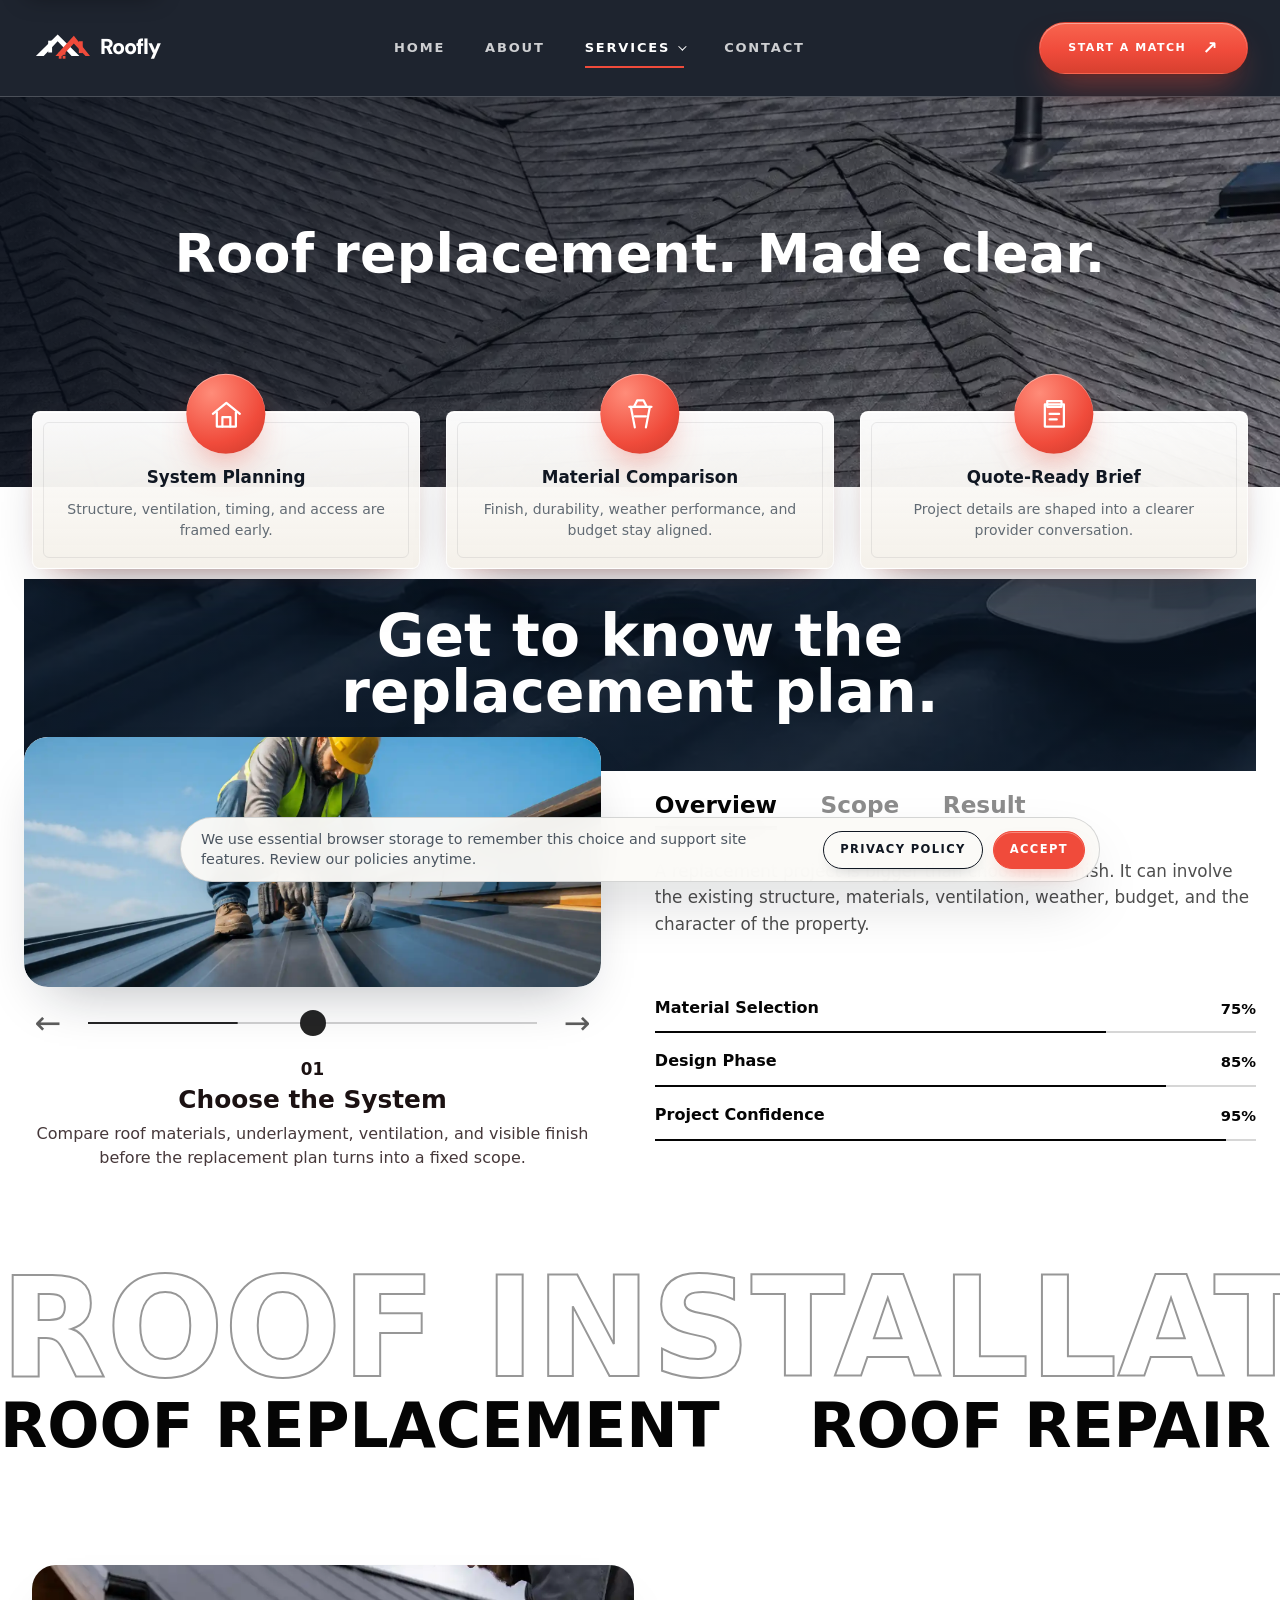
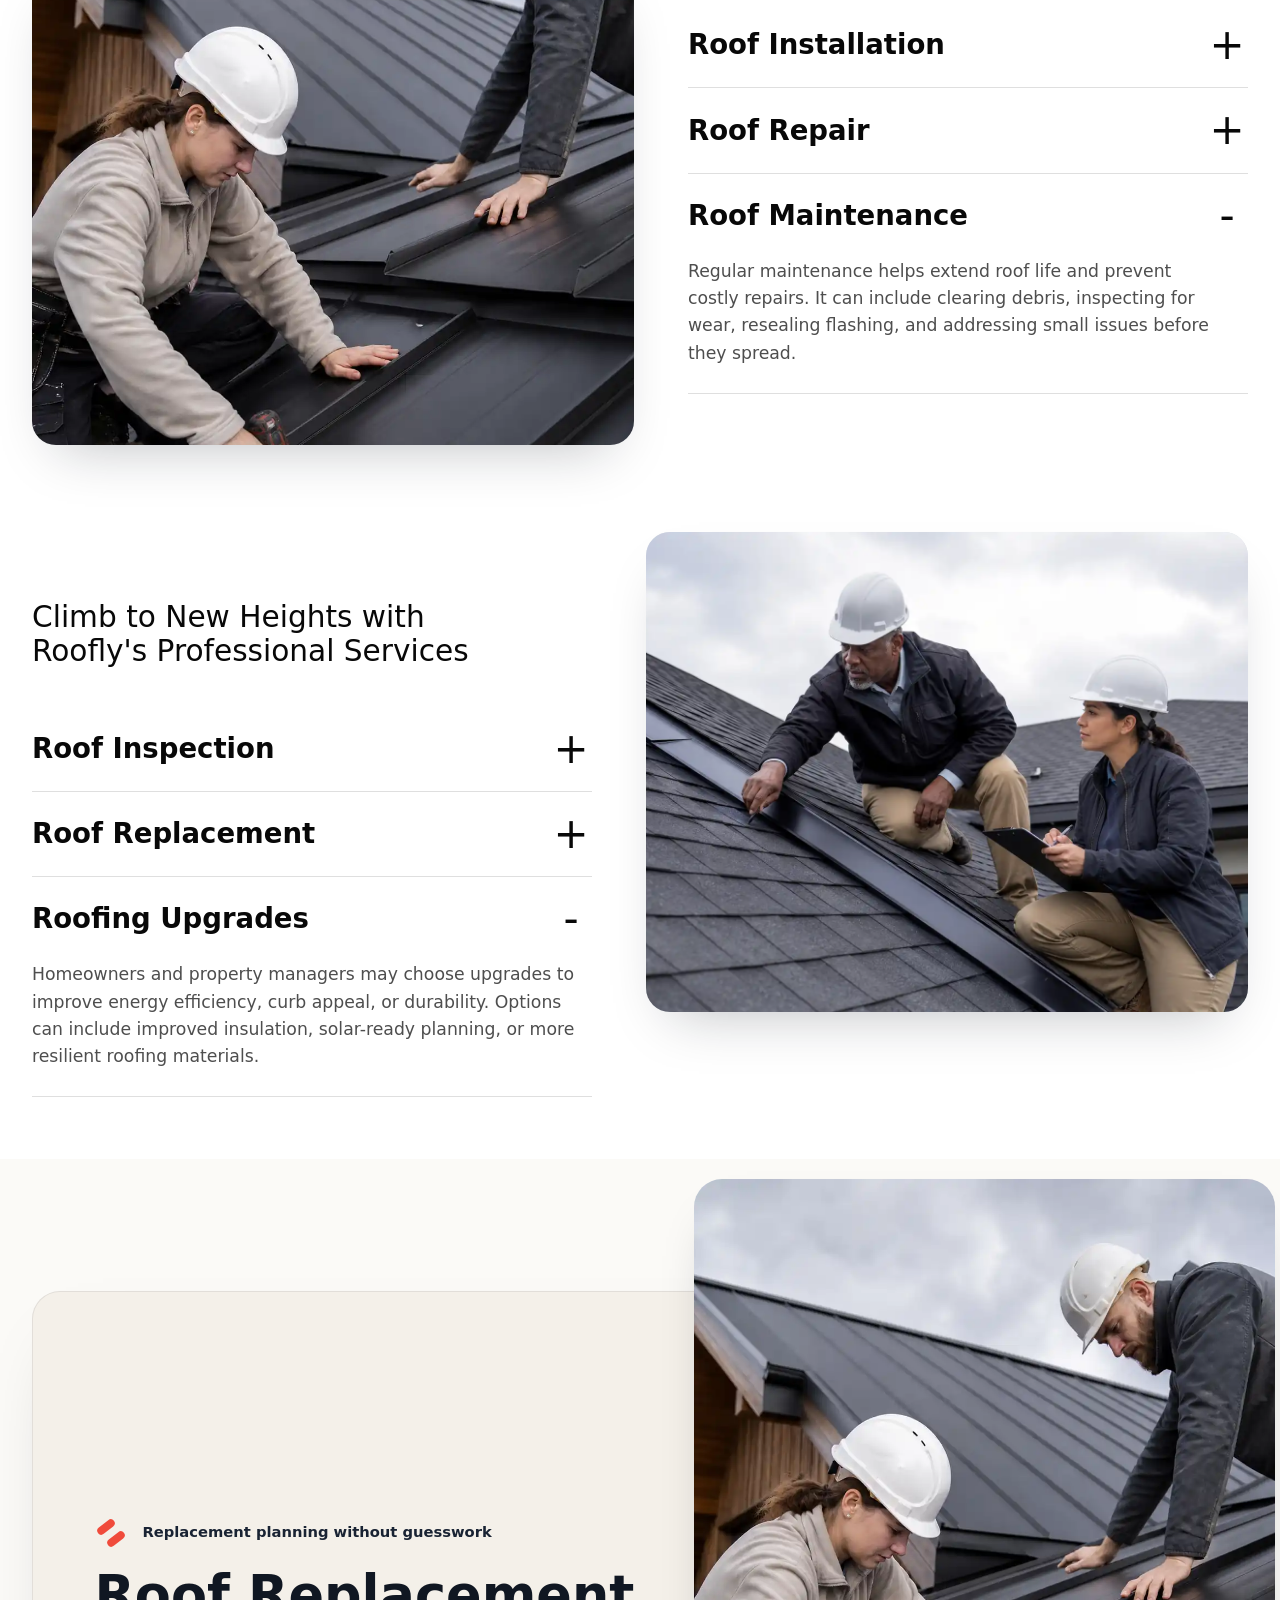
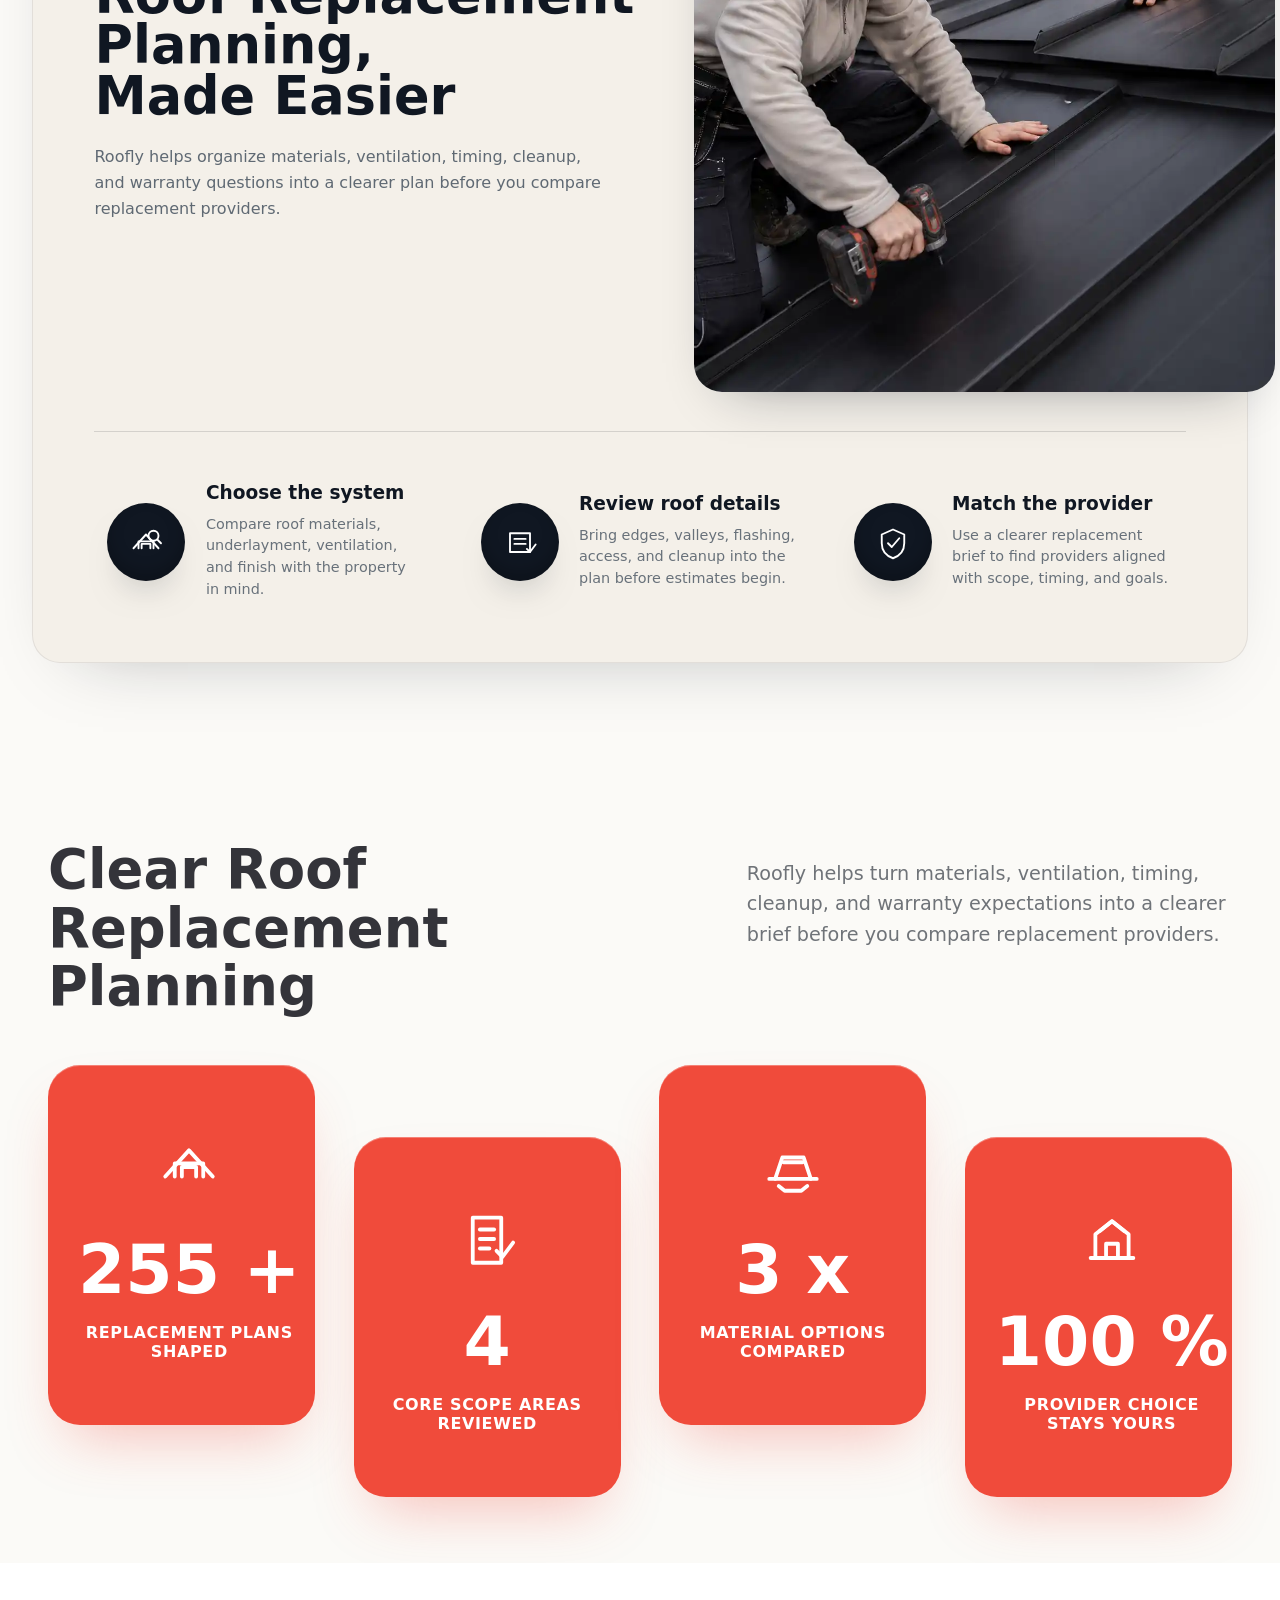
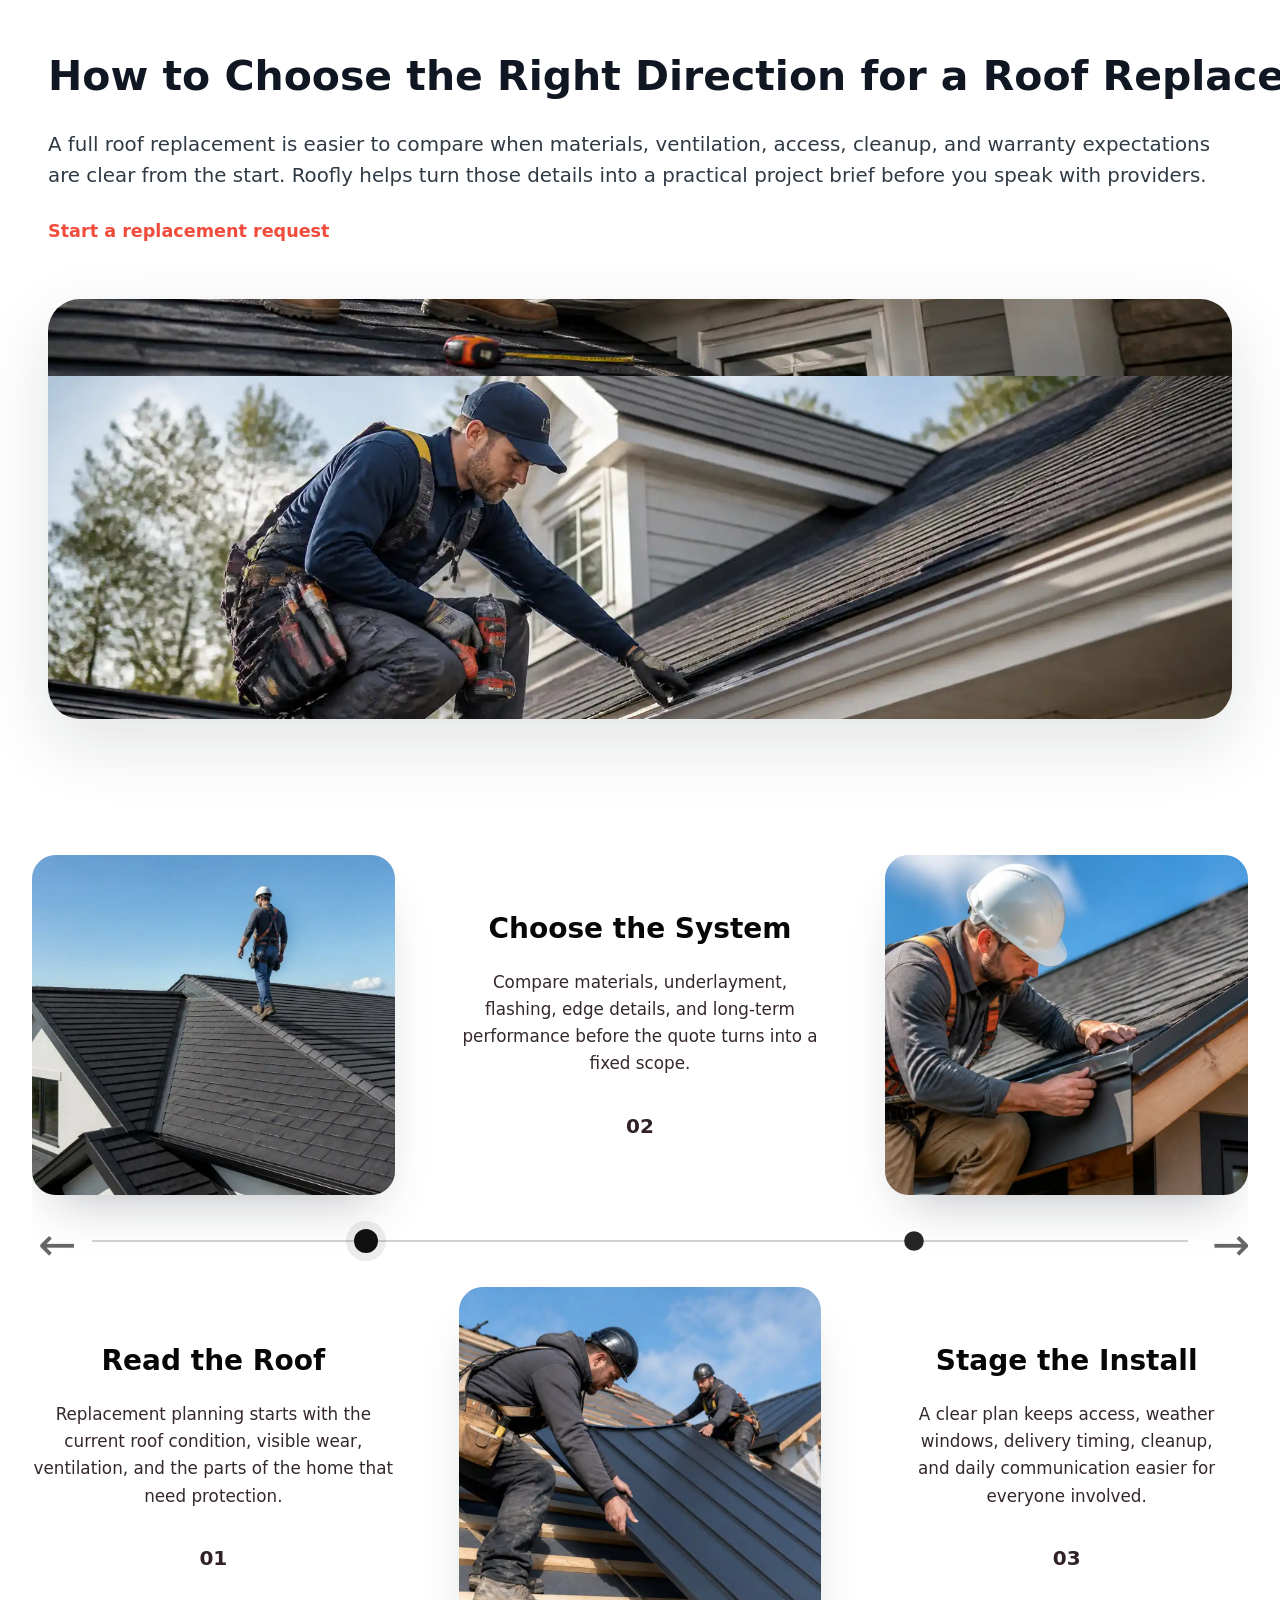
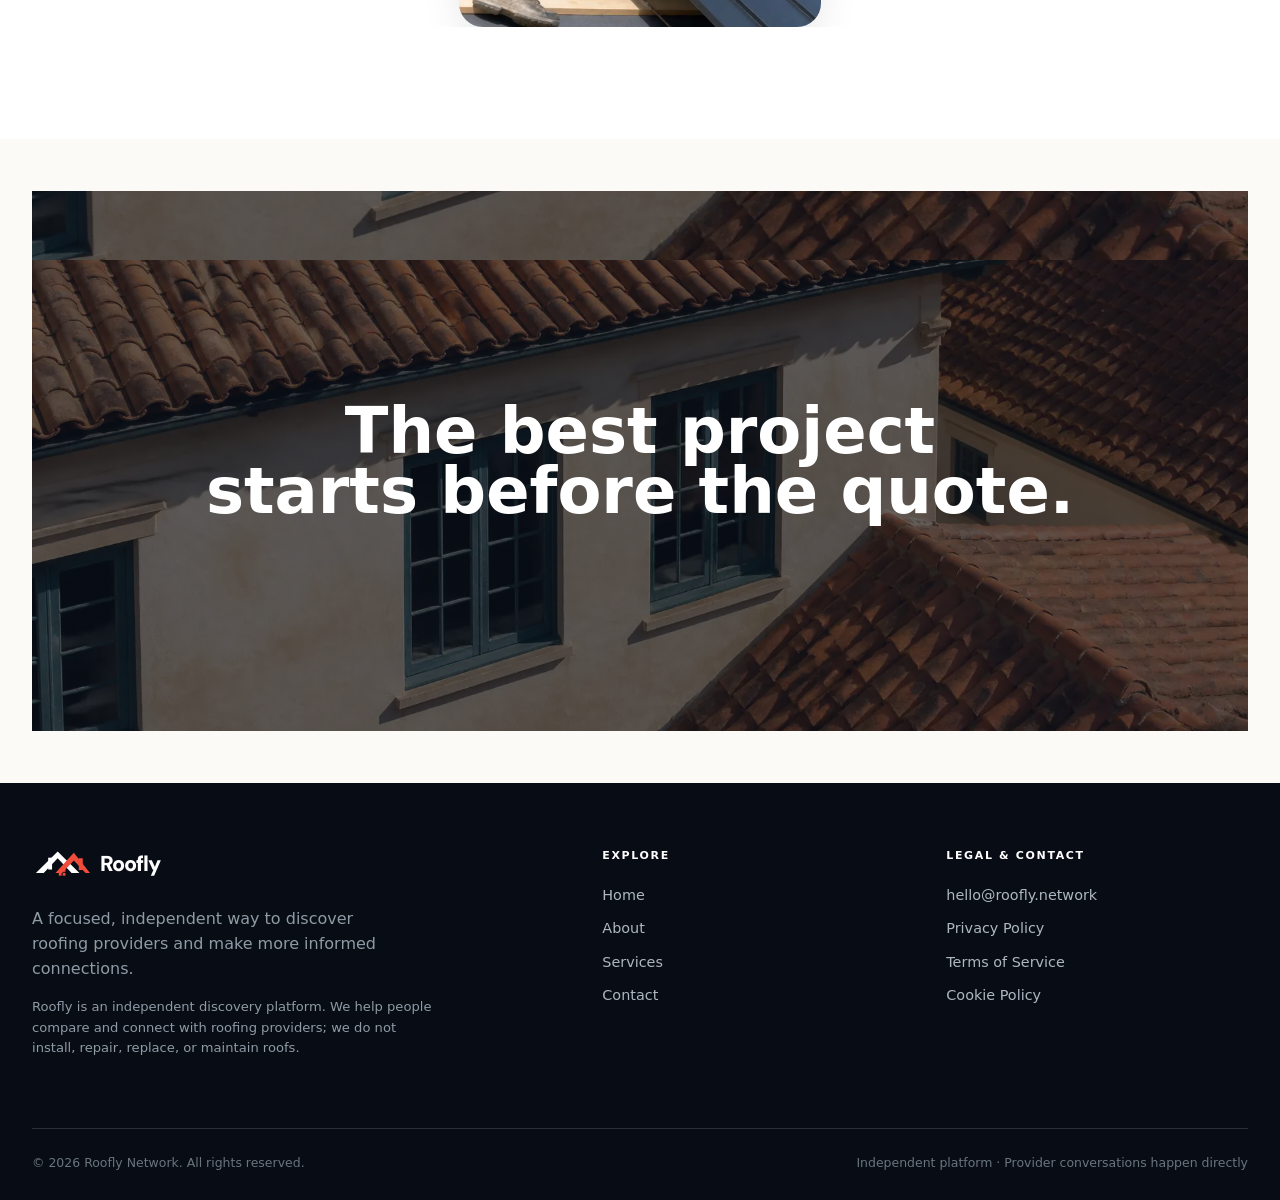
<file: roof-replacement.html>
<!doctype html>
<html lang="en">

<head>
    <meta charset="utf-8">
    <meta name="viewport" content="width=device-width, initial-scale=1">
    <title></title>
    <meta name="description" content="Explore roof replacement providers.">
    <link rel="stylesheet" href="assets/css/styles.css">
    <link rel="preconnect" href="https://fonts.googleapis.com">
    <link href="https://fonts.googleapis.com/css2?family=DM+Sans:wght@400;500;700;800&display=swap" rel="stylesheet">
    <link rel="stylesheet" href="https://cdn.jsdelivr.net/npm/aos@2.3.4/dist/aos.css">
    <link rel="stylesheet" href="https://cdn.jsdelivr.net/npm/swiper@11/swiper-bundle.min.css">
</head>

<body data-page="roofReplacement"><a class="skip-link" href="#main">Skip to content</a>
    <header class="site-header">
        <div class="container nav"><a class="brand" href="index.html"><img data-config-logo
                    src="assets/images/logo-mark.svg" alt=""><span data-site-name>{siteName}</span></a>
            <nav class="nav__links"><a href="index.html" data-nav-label="home"></a><a href="index.html#about" data-nav-label="about"></a><div class="nav__item nav__item--has-menu"><a class="nav__trigger active"
                    href="index.html#services" data-nav-label="services" aria-haspopup="true" aria-expanded="false">Services</a><div class="nav-dropdown" role="menu" aria-label="Services navigation"><a class="active" href="roof-replacement.html" role="menuitem"><span class="nav-dropdown__icon" aria-hidden="true"><svg viewBox="0 0 24 24"><path d="M3 11.5 12 4l9 7.5" /><path d="M6 10.5V20h12v-9.5" /><path d="M9.5 20v-5h5v5" /></svg></span><span class="nav-dropdown__copy"><span class="nav-dropdown__title">Roof replacement</span><small>Full refresh and planning</small></span></a><a href="roof-repair.html" role="menuitem"><span class="nav-dropdown__icon" aria-hidden="true"><svg viewBox="0 0 24 24"><path d="m4 13 7-7 3 3 6-6" /><path d="m14 9 5 5" /><path d="m3 21 6-6" /><path d="m7 17 2 2" /></svg></span><span class="nav-dropdown__copy"><span class="nav-dropdown__title">Roof repair</span><small>Leaks, wear, and damage</small></span></a><a href="index.html#services" role="menuitem"><span class="nav-dropdown__icon" aria-hidden="true"><svg viewBox="0 0 24 24"><path d="M4 5h16" /><path d="M4 12h16" /><path d="M4 19h10" /><path d="m15 18 2 2 4-5" /></svg></span><span class="nav-dropdown__copy"><span class="nav-dropdown__title">Roof inspection</span><small>Condition checks and next-step guidance</small></span></a><a href="index.html#maintenance-plan" role="menuitem"><span class="nav-dropdown__icon" aria-hidden="true"><svg viewBox="0 0 24 24"><path d="M12 3v3" /><path d="M12 18v3" /><path d="M3 12h3" /><path d="M18 12h3" /><circle cx="12" cy="12" r="5" /><path d="m15.5 8.5 2-2" /><path d="m6.5 17.5 2-2" /></svg></span><span class="nav-dropdown__copy"><span class="nav-dropdown__title">Maintenance plan</span><small>Seasonal care and prevention</small></span></a><a href="index.html#contact" role="menuitem"><span class="nav-dropdown__icon" aria-hidden="true"><svg viewBox="0 0 24 24"><path d="M4 5h16v14H4z" /><path d="m4 7 8 6 8-6" /></svg></span><span class="nav-dropdown__copy"><span class="nav-dropdown__title">Contact form</span><small>Send your roofing request</small></span></a></div></div><a href="index.html#contact-panel" data-nav-label="contact"></a></nav><a
                class="button button--coral nav__cta" href="index.html#contact">Start a match <span
                    class="arrow">↗</span></a><button class="menu-toggle" aria-label="Open menu"
                aria-expanded="false">☰</button>
        </div>
    </header>
    <main id="main">
        <section class="service-hero service-hero--replacement">
            <div class="container">
                <h1 class="h2" data-aos="fade-up">Roof replacement. Made clear.</h1>
            </div>
            <div class="container service-hero__cards" aria-label="Roof replacement highlights">
                <article class="service-hero-card" data-aos="fade-up">
                    <span class="service-hero-card__icon" aria-hidden="true">
                        <svg viewBox="0 0 48 48" focusable="false">
                            <path d="M7 24L24 10l17 14" />
                            <path d="M12 22v18h24V22" />
                            <path d="M19 40V28h10v12" />
                        </svg>
                    </span>
                    <h2>System Planning</h2>
                    <p>Structure, ventilation, timing, and access are framed early.</p>
                </article>
                <article class="service-hero-card" data-aos="fade-up" data-aos-delay="80">
                    <span class="service-hero-card__icon" aria-hidden="true">
                        <svg viewBox="0 0 48 48" focusable="false">
                            <path d="M10 15h28" />
                            <path d="M12 15l5 26" />
                            <path d="M36 15l-5 26" />
                            <path d="M17 27h14" />
                            <path d="M20 7h8l4 8H16l4-8z" />
                        </svg>
                    </span>
                    <h2>Material Comparison</h2>
                    <p>Finish, durability, weather performance, and budget stay aligned.</p>
                </article>
                <article class="service-hero-card" data-aos="fade-up" data-aos-delay="160">
                    <span class="service-hero-card__icon" aria-hidden="true">
                        <svg viewBox="0 0 48 48" focusable="false">
                            <path d="M15 8h18v7H15z" />
                            <path d="M12 12h24v28H12z" />
                            <path d="M18 24h12" />
                            <path d="M18 31h9" />
                        </svg>
                    </span>
                    <h2>Quote-Ready Brief</h2>
                    <p>Project details are shaped into a clearer provider conversation.</p>
                </article>
            </div>
        </section>
        <section class="service-content service-showcase">
            <div class="container service-showcase__hero service-showcase__hero--replacement">
                <div class="service-showcase__hero-copy" data-aos="fade-up">
                    <h2>Get to know the replacement plan.</h2>
                </div>
            </div>
            <div class="container service-showcase__grid">
                <div class="service-showcase__media" data-aos="fade-up">
                    <div class="swiper service-gallery-swiper" aria-label="Roof replacement photo slider">
                        <div class="swiper-wrapper">
                            <figure class="swiper-slide service-gallery-slide" data-caption-label="01" data-caption-title="Choose the System" data-caption-text="Compare roof materials, underlayment, ventilation, and visible finish before the replacement plan turns into a fixed scope.">
                                <div class="service-gallery-photo service-gallery-photo--one" role="img" aria-label="Roofer fastening metal roof panels"></div>
                            </figure>
                            <figure class="swiper-slide service-gallery-slide" data-caption-label="02" data-caption-title="Review the Details" data-caption-text="Flashing, edges, valleys, and penetrations shape how the finished roof performs through weather and seasonal movement.">
                                <div class="service-gallery-photo service-gallery-photo--two" role="img" aria-label="Close inspection of roof flashing and shingles"></div>
                            </figure>
                            <figure class="swiper-slide service-gallery-slide" data-caption-label="03" data-caption-title="Plan the Work" data-caption-text="A staged replacement brief keeps access, timing, material delivery, and property protection easier to discuss with providers.">
                                <div class="service-gallery-photo service-gallery-photo--three" role="img" aria-label="Roofing team installing new shingles"></div>
                            </figure>
                        </div>
                    </div>
                    <div class="service-slider-controls">
                        <button class="service-slider-button service-slider-prev" type="button" aria-label="Previous replacement slide">←</button>
                        <div class="service-slider-pagination"></div>
                        <button class="service-slider-button service-slider-next" type="button" aria-label="Next replacement slide">→</button>
                    </div>
                    <div class="service-gallery-caption">
                        <span>02</span>
                        <h3>Replacement Works Best With a Plan</h3>
                        <p>Compare materials, existing roof condition, ventilation, weather performance, and timing before the project becomes a quote.</p>
                    </div>
                </div>
                <div class="service-tabs" data-aos="fade-up" data-aos-delay="80">
                    <div class="service-tabs__nav" role="tablist" aria-label="Roof replacement details">
                        <button class="is-active" type="button" role="tab" aria-selected="true" aria-controls="replacement-tab-overview" id="replacement-tab-btn-overview">Overview</button>
                        <button type="button" role="tab" aria-selected="false" aria-controls="replacement-tab-scope" id="replacement-tab-btn-scope">Scope</button>
                        <button type="button" role="tab" aria-selected="false" aria-controls="replacement-tab-result" id="replacement-tab-btn-result">Result</button>
                    </div>
                    <div class="service-tabs__panels">
                        <article class="service-tabs__panel is-active" id="replacement-tab-overview" role="tabpanel" aria-labelledby="replacement-tab-btn-overview">
                            <p>A replacement project is bigger than choosing a finish. It can involve the existing structure, materials, ventilation, weather, budget, and the character of the property.</p>
                        </article>
                        <article class="service-tabs__panel" id="replacement-tab-scope" role="tabpanel" aria-labelledby="replacement-tab-btn-scope" hidden>
                            <p>Before you connect, gather what you see today, what you want to change, what needs to last, and which constraints matter most for timing and budget.</p>
                        </article>
                        <article class="service-tabs__panel" id="replacement-tab-result" role="tabpanel" aria-labelledby="replacement-tab-btn-result" hidden>
                            <p>Clear replacement planning helps providers explain material options, project phases, warranties, ventilation, and the details that shape long-term roof performance.</p>
                        </article>
                    </div>
                    <div class="service-metrics">
                        <div class="service-metric"><div><strong>Material Selection</strong><span>75%</span></div><i style="--value:75%"></i></div>
                        <div class="service-metric"><div><strong>Design Phase</strong><span>85%</span></div><i style="--value:85%"></i></div>
                        <div class="service-metric"><div><strong>Project Confidence</strong><span>95%</span></div><i style="--value:95%"></i></div>
                    </div>
                </div>
            </div>
        </section>
        <section class="service-loop-marquee" aria-label="Roof services marquee">
            <div class="service-loop-marquee__row service-loop-marquee__row--outline">
                <div class="service-loop-marquee__track">
                    <div class="service-loop-marquee__group">
                        <span>Roof Installation</span>
                        <span>Roof Replacement</span>
                        <span>Roof Repair</span>
                        <span>Emergency Roofing Services</span>
                    </div>
                    <div class="service-loop-marquee__group" aria-hidden="true">
                        <span>Roof Installation</span>
                        <span>Roof Replacement</span>
                        <span>Roof Repair</span>
                        <span>Emergency Roofing Services</span>
                    </div>
                </div>
            </div>
            <div class="service-loop-marquee__row service-loop-marquee__row--solid">
                <div class="service-loop-marquee__track">
                    <div class="service-loop-marquee__group">
                        <span>Roof Replacement</span>
                        <span>Roof Repair</span>
                        <span>Emergency Roofing Services</span>
                        <span>Roof Installation</span>
                    </div>
                    <div class="service-loop-marquee__group" aria-hidden="true">
                        <span>Roof Replacement</span>
                        <span>Roof Repair</span>
                        <span>Emergency Roofing Services</span>
                        <span>Roof Installation</span>
                    </div>
                </div>
            </div>
        </section>
        <section class="service-sticky service-sticky--image-left" aria-label="Roof replacement service options">
            <div class="container service-sticky__grid">
                <figure class="service-sticky__media" data-aos="fade-up">
                    <img src="assets/images/service-sticky-installation.webp" alt="Roofers installing dark metal roof panels on a modern home" loading="lazy">
                </figure>
                <div class="service-sticky__copy" data-aos="fade-up" data-aos-delay="80">
                    <div class="accordion service-sticky-accordion">
                        <div class="accordion__item">
                            <button class="accordion__button" type="button" aria-expanded="false">Roof Installation<span class="accordion__plus">+</span></button>
                            <div class="accordion__panel"><div><p>Installation planning covers the roof system, underlayment, ventilation, edges, and the details that keep new work aligned with the home.</p></div></div>
                        </div>
                        <div class="accordion__item">
                            <button class="accordion__button" type="button" aria-expanded="false">Roof Repair<span class="accordion__plus">+</span></button>
                            <div class="accordion__panel"><div><p>Repair work starts with the visible issue, then follows nearby flashing, shingles, seams, vents, and water paths before the scope is set.</p></div></div>
                        </div>
                        <div class="accordion__item is-open">
                            <button class="accordion__button" type="button" aria-expanded="true">Roof Maintenance<span class="accordion__plus">+</span></button>
                            <div class="accordion__panel"><div><p>Regular maintenance helps extend roof life and prevent costly repairs. It can include clearing debris, inspecting for wear, resealing flashing, and addressing small issues before they spread.</p></div></div>
                        </div>
                    </div>
                </div>
            </div>
        </section>
        <section class="service-sticky service-sticky--image-right" aria-label="Roof replacement planning options">
            <div class="container service-sticky__grid">
                <div class="service-sticky__copy" data-aos="fade-up">
                    <h2>Climb to New Heights with {siteName}'s Professional Services</h2>
                    <div class="accordion service-sticky-accordion">
                        <div class="accordion__item">
                            <button class="accordion__button" type="button" aria-expanded="false">Roof Inspection<span class="accordion__plus">+</span></button>
                            <div class="accordion__panel"><div><p>A focused inspection helps compare deck condition, old flashing, ventilation, drainage, and any weak points before replacement planning starts.</p></div></div>
                        </div>
                        <div class="accordion__item">
                            <button class="accordion__button" type="button" aria-expanded="false">Roof Replacement<span class="accordion__plus">+</span></button>
                            <div class="accordion__panel"><div><p>Replacement planning brings materials, weather performance, schedule, cleanup, and warranty expectations into one clear project brief.</p></div></div>
                        </div>
                        <div class="accordion__item is-open">
                            <button class="accordion__button" type="button" aria-expanded="true">Roofing Upgrades<span class="accordion__plus">+</span></button>
                            <div class="accordion__panel"><div><p>Homeowners and property managers may choose upgrades to improve energy efficiency, curb appeal, or durability. Options can include improved insulation, solar-ready planning, or more resilient roofing materials.</p></div></div>
                        </div>
                    </div>
                </div>
                <figure class="service-sticky__media" data-aos="fade-up" data-aos-delay="80">
                    <img src="assets/images/service-sticky-inspection.webp" alt="Roofing professionals inspecting flashing and shingles on a residential roof" loading="lazy">
                </figure>
            </div>
        </section>
        <section class="section roof-reasons roof-reasons--service" aria-label="Why choose {siteName} for roof replacement">
            <div class="roof-reasons__shell">
                <div class="roof-reasons__main">
                    <div class="roof-reasons__copy" data-aos="fade-up">
                        <div class="roof-reasons__eyebrow"><span aria-hidden="true"></span>Replacement planning without guesswork</div>
                        <h2>Roof Replacement Planning, Made Easier</h2>
                        <p>{siteName} helps organize materials, ventilation, timing, cleanup, and warranty questions into a clearer plan before you compare replacement providers.</p>
                    </div>
                    <figure class="roof-reasons__media" data-aos="fade-up" data-aos-delay="80">
                        <img src="assets/images/service-sticky-installation.webp" alt="Roofing crew installing a new roof system" loading="lazy">
                    </figure>
                </div>
                <div class="roof-reasons__divider" aria-hidden="true"></div>
                <div class="roof-reasons__features">
                    <article class="roof-reasons__item" data-aos="fade-up">
                        <div class="roof-reasons__icon" aria-hidden="true">
                            <svg viewBox="0 0 64 64">
                                <path d="M12 42 32 20l20 22" />
                                <path d="M20 42V31h24v11" />
                                <path d="M25 42v-7h14v7" />
                                <circle cx="44" cy="22" r="8" />
                                <path d="m50 28 6 6" />
                            </svg>
                        </div>
                        <div>
                            <h3>Choose the system</h3>
                            <p>Compare roof materials, underlayment, ventilation, and finish with the property in mind.</p>
                        </div>
                    </article>
                    <article class="roof-reasons__item" data-aos="fade-up" data-aos-delay="80">
                        <div class="roof-reasons__icon" aria-hidden="true">
                            <svg viewBox="0 0 64 64">
                                <path d="M16 18h32v30H16z" />
                                <path d="M23 27h18" />
                                <path d="M23 35h18" />
                                <path d="m43 43 5 5 9-12" />
                            </svg>
                        </div>
                        <div>
                            <h3>Review roof details</h3>
                            <p>Bring edges, valleys, flashing, access, and cleanup into the plan before estimates begin.</p>
                        </div>
                    </article>
                    <article class="roof-reasons__item" data-aos="fade-up" data-aos-delay="160">
                        <div class="roof-reasons__icon" aria-hidden="true">
                            <svg viewBox="0 0 64 64">
                                <path d="M32 12 50 20v14c0 12-7 20-18 24-11-4-18-12-18-24V20z" />
                                <path d="m24 34 6 6 12-14" />
                            </svg>
                        </div>
                        <div>
                            <h3>Match the provider</h3>
                            <p>Use a clearer replacement brief to find providers aligned with scope, timing, and goals.</p>
                        </div>
                    </article>
                </div>
            </div>
        </section>
        <section class="service-stats" aria-label="Roof replacement service highlights">
            <div class="service-stats__container">
                <div class="service-stats__intro">
                    <h2 data-aos="fade-up">Clear Roof Replacement Planning</h2>
                    <p data-aos="fade-up" data-aos-delay="80">{siteName} helps turn materials, ventilation, timing, cleanup, and warranty expectations into a clearer brief before you compare replacement providers.</p>
                </div>
                <div class="service-stats__cards">
                    <article class="service-stats-card" data-aos="fade-up">
                        <svg viewBox="0 0 64 64" aria-hidden="true"><path d="M12 40 32 18l20 22"/><path d="M20 40V29h24v11"/><path d="M26 40V32h12v8"/></svg>
                        <strong>255 +</strong>
                        <span>Replacement plans shaped</span>
                    </article>
                    <article class="service-stats-card" data-aos="fade-up" data-aos-delay="80">
                        <svg viewBox="0 0 64 64" aria-hidden="true"><path d="M20 14h24v38H20z"/><path d="M26 24h12"/><path d="M26 32h12"/><path d="M26 40h8"/><path d="m40 42 5 5 9-12"/></svg>
                        <strong>4</strong>
                        <span>Core scope areas reviewed</span>
                    </article>
                    <article class="service-stats-card" data-aos="fade-up" data-aos-delay="160">
                        <svg viewBox="0 0 64 64" aria-hidden="true"><path d="M12 42h40"/><path d="m17 42 6-18h18l6 18"/><path d="M24 28h16"/><path d="m20 48 5 4h14l5-4"/></svg>
                        <strong>3 x</strong>
                        <span>Material options compared</span>
                    </article>
                    <article class="service-stats-card" data-aos="fade-up" data-aos-delay="240">
                        <svg viewBox="0 0 64 64" aria-hidden="true"><path d="M14 48h36"/><path d="M18 48V28l14-11 14 11v20"/><path d="M27 48V36h10v12"/><path d="m22 25 10-8 10 8"/></svg>
                        <strong>100 %</strong>
                        <span>Provider choice stays yours</span>
                    </article>
                </div>
            </div>
        </section>
        <section class="service-insight" aria-label="Roof replacement planning insight">
            <div class="service-insight__container">
                <h2 data-aos="fade-up">How to Choose the Right Direction for a Roof Replacement</h2>
                <p data-aos="fade-up">A full roof replacement is easier to compare when materials, ventilation, access, cleanup, and warranty expectations are clear from the start. {siteName} helps turn those details into a practical project brief before you speak with providers.</p>
                <a href="index.html#contact" data-aos="fade-up">Start a replacement request</a>
                <div class="service-insight__parallax" role="img" aria-label="Professional roofer inspecting a residential roof edge" data-aos="fade-up"></div>
            </div>
        </section>
        <section class="service-timeline-section" aria-label="Roof replacement timeline">
            <div class="service-timeline-shell">
                <div class="swiper service-timeline-swiper">
                    <div class="swiper-wrapper">
                        <article class="swiper-slide service-timeline-slide service-timeline-slide--image-first">
                            <figure class="service-timeline-media">
                                <img src="assets/images/service-timeline-finished.webp" alt="Roofer reviewing a finished modern residential roof" loading="lazy">
                            </figure>
                            <div class="service-timeline-copy">
                                <h2>Read the Roof</h2>
                                <p>Replacement planning starts with the current roof condition, visible wear, ventilation, and the parts of the home that need protection.</p>
                                <span>01</span>
                            </div>
                        </article>
                        <article class="swiper-slide service-timeline-slide service-timeline-slide--text-first">
                            <figure class="service-timeline-media">
                                <img src="assets/images/service-timeline-metal.webp" alt="Roofing crew positioning dark metal roof panels" loading="lazy">
                            </figure>
                            <div class="service-timeline-copy">
                                <h2>Choose the System</h2>
                                <p>Compare materials, underlayment, flashing, edge details, and long-term performance before the quote turns into a fixed scope.</p>
                                <span>02</span>
                            </div>
                        </article>
                        <article class="swiper-slide service-timeline-slide service-timeline-slide--image-first">
                            <figure class="service-timeline-media">
                                <img src="assets/images/service-timeline-inspection.webp" alt="Roofer inspecting flashing along a residential roof edge" loading="lazy">
                            </figure>
                            <div class="service-timeline-copy">
                                <h2>Stage the Install</h2>
                                <p>A clear plan keeps access, weather windows, delivery timing, cleanup, and daily communication easier for everyone involved.</p>
                                <span>03</span>
                            </div>
                        </article>
                        <article class="swiper-slide service-timeline-slide service-timeline-slide--text-first">
                            <figure class="service-timeline-media">
                                <img src="assets/images/service-timeline-shingles.webp" alt="Roofer replacing asphalt shingles around a roof vent" loading="lazy">
                            </figure>
                            <div class="service-timeline-copy">
                                <h2>Review the Finish</h2>
                                <p>The final walkthrough should clarify details, documentation, warranty notes, and the maintenance rhythm for the new roof.</p>
                                <span>04</span>
                            </div>
                        </article>
                    </div>
                    <div class="service-timeline-rail">
                        <button class="service-timeline-arrow service-timeline-prev" type="button" aria-label="Previous replacement timeline slide">←</button>
                        <div class="service-timeline-pagination"></div>
                        <button class="service-timeline-arrow service-timeline-next" type="button" aria-label="Next replacement timeline slide">→</button>
                    </div>
                </div>
            </div>
        </section>
        <section class="parallax">
            <div class="parallax__frame">
                <div class="container">
                    <h2 class="h2">The best project<br>starts before the quote.</h2>
                </div>
            </div>
        </section>
    </main>
    <footer class="site-footer">
        <div class="container">
            <div class="footer-grid">
                <div><a class="brand" href="index.html"><img data-config-logo src="assets/images/logo-mark.svg"
                            alt=""><span data-site-name>{siteName}</span></a>
                    <p class="footer__about">A focused, independent way to discover roofing providers and make more
                        informed connections.</p>
                    <p class="footer__disclaimer" data-disclaimer></p>
                </div>
                <div>
                    <h2 class="footer__title">Explore</h2>
                    <nav class="footer__links"><a href="index.html" data-nav-label="home"></a><a href="index.html#about" data-nav-label="about"></a><a
                            href="index.html#services" data-nav-label="services"></a><a href="index.html#contact-panel" data-nav-label="contact"></a></nav>
                </div>
                <div>
                    <h2 class="footer__title">Legal & contact</h2>
                    <nav class="footer__links"><a data-site-email
                            href=""></a><a
                            href="privacy-policy.html">Privacy Policy</a><a href="terms-of-service.html">Terms of
                            Service</a><a href="cookie-policy.html">Cookie Policy</a></nav>
                </div>
            </div>
            <div class="footer-bottom"><span data-copyright></span><span>Independent platform · Provider conversations
                    happen directly</span></div>
        </div>
    </footer>
    <script src="config/config.js"></script>
    <script src="https://cdn.jsdelivr.net/npm/aos@2.3.4/dist/aos.js"></script>
    <script src="https://cdn.jsdelivr.net/npm/swiper@11/swiper-bundle.min.js"></script>
    <script src="assets/js/app.js"></script>
</body>

</html>
</file>
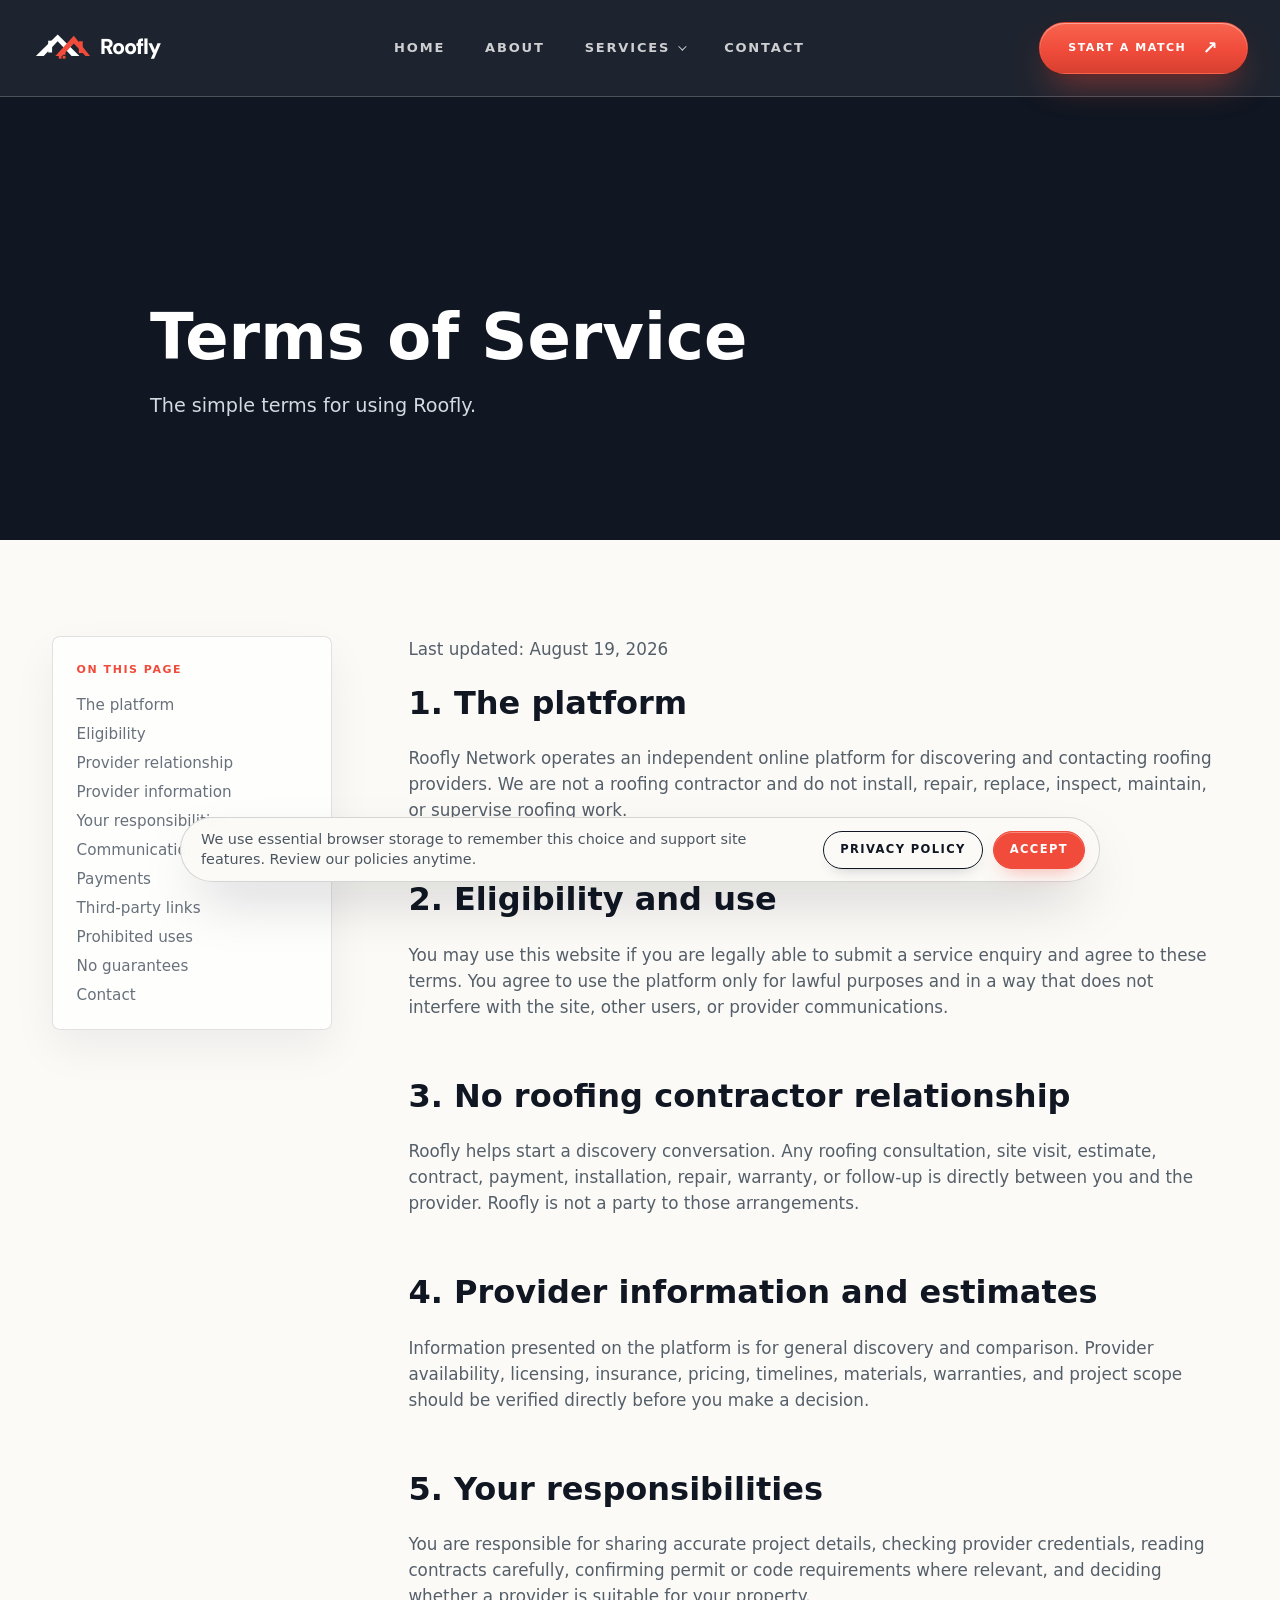
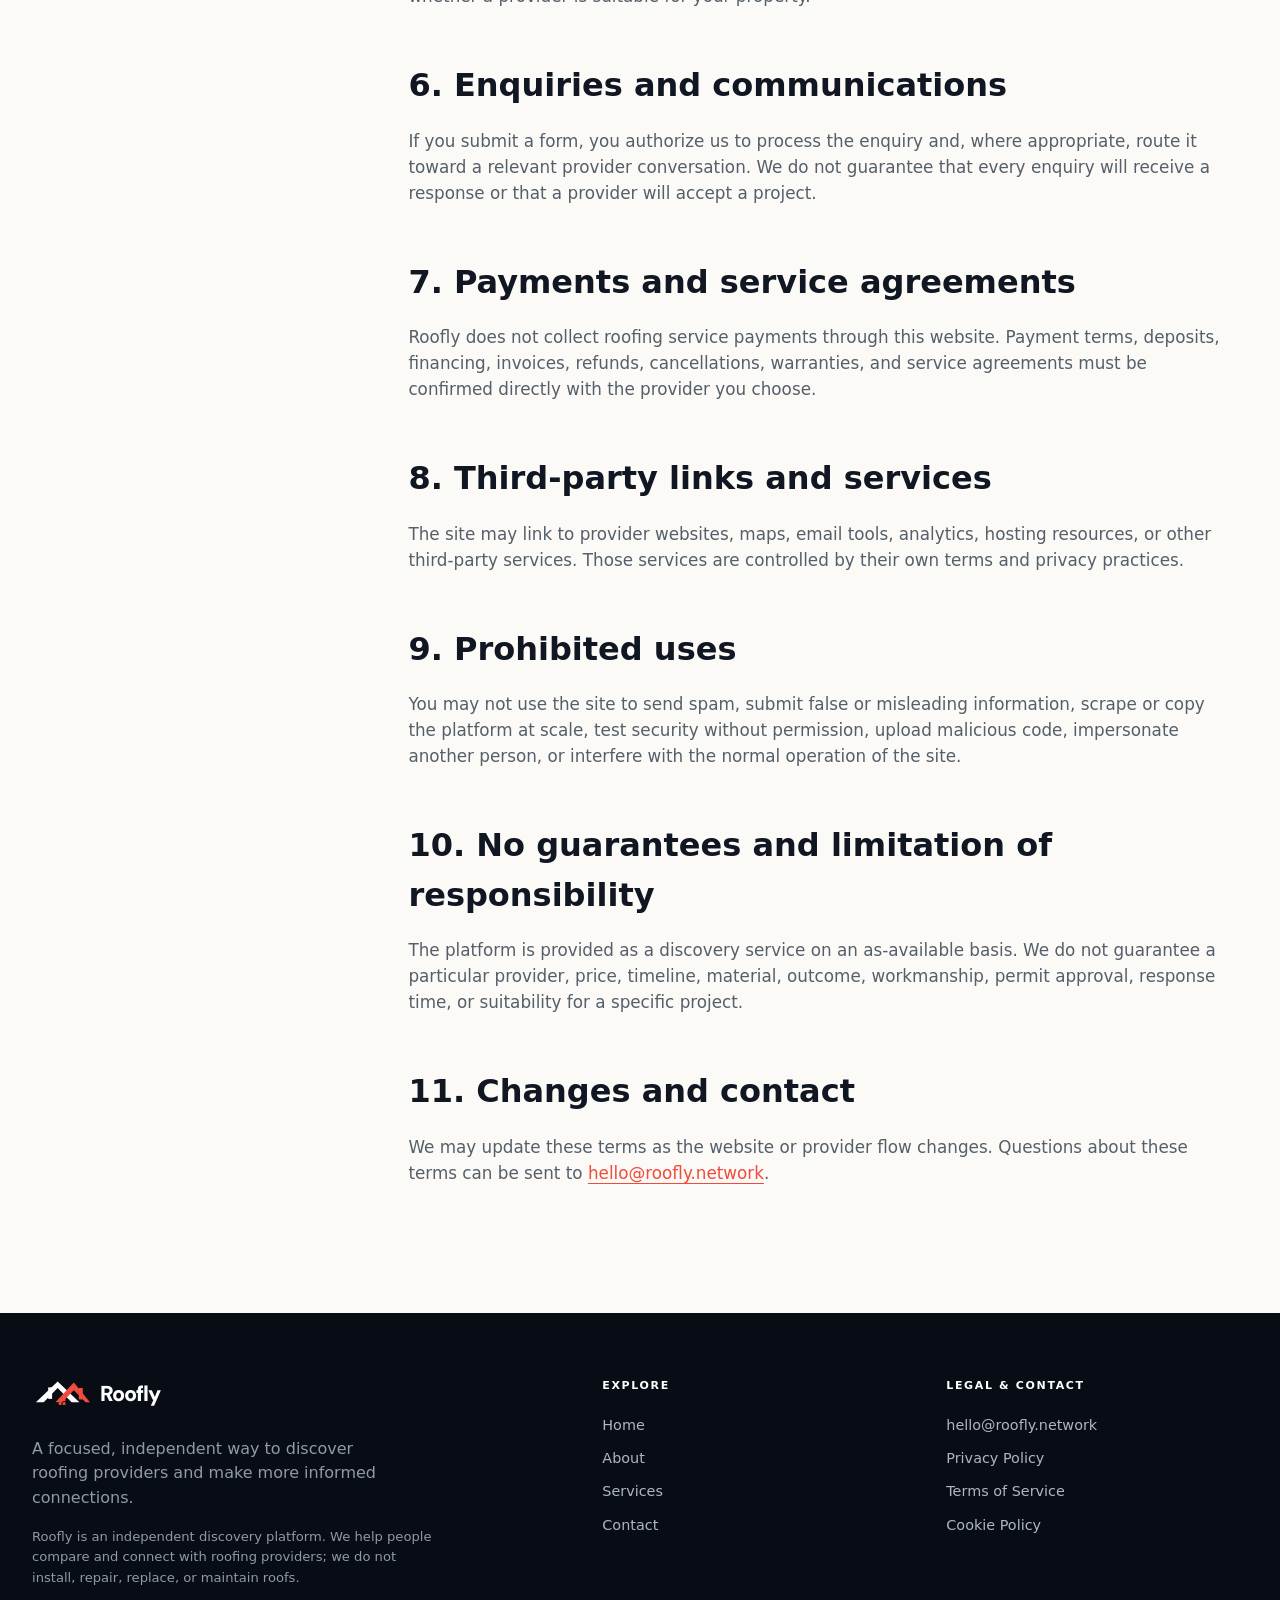
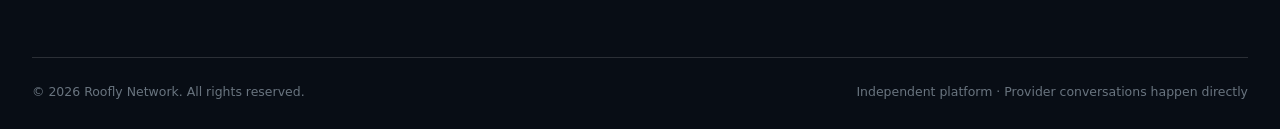
<file: terms-of-service.html>
<!doctype html>
<html lang="en">
<head>
  <meta charset="utf-8">
  <meta name="viewport" content="width=device-width, initial-scale=1">
  <title></title>
  <meta name="description" content="Terms of service.">
  <link rel="stylesheet" href="assets/css/styles.css">
  <link rel="preconnect" href="https://fonts.googleapis.com">
  <link href="https://fonts.googleapis.com/css2?family=DM+Sans:wght@400;500;700;800&display=swap" rel="stylesheet">
</head>
<body data-page="terms">
  <header class="site-header">
    <div class="container nav">
      <a class="brand" href="index.html"><img data-config-logo src="assets/images/logo-mark.svg" alt=""><span data-site-name>{siteName}</span></a>
      <nav class="nav__links">
        <a href="index.html" data-nav-label="home"></a>
        <a href="index.html#about" data-nav-label="about"></a>
        <div class="nav__item nav__item--has-menu">
          <a class="nav__trigger" href="index.html#services" data-nav-label="services" aria-haspopup="true" aria-expanded="false">Services</a>
          <div class="nav-dropdown" role="menu" aria-label="Services navigation">
            <a href="roof-replacement.html" role="menuitem"><span class="nav-dropdown__icon" aria-hidden="true"><svg viewBox="0 0 24 24"><path d="M3 11.5 12 4l9 7.5" /><path d="M6 10.5V20h12v-9.5" /><path d="M9.5 20v-5h5v5" /></svg></span><span class="nav-dropdown__copy"><span class="nav-dropdown__title">Roof replacement</span><small>Full refresh and planning</small></span></a>
            <a href="roof-repair.html" role="menuitem"><span class="nav-dropdown__icon" aria-hidden="true"><svg viewBox="0 0 24 24"><path d="m4 13 7-7 3 3 6-6" /><path d="m14 9 5 5" /><path d="m3 21 6-6" /><path d="m7 17 2 2" /></svg></span><span class="nav-dropdown__copy"><span class="nav-dropdown__title">Roof repair</span><small>Leaks, wear, and damage</small></span></a>
            <a href="index.html#services" role="menuitem"><span class="nav-dropdown__icon" aria-hidden="true"><svg viewBox="0 0 24 24"><path d="M4 5h16" /><path d="M4 12h16" /><path d="M4 19h10" /><path d="m15 18 2 2 4-5" /></svg></span><span class="nav-dropdown__copy"><span class="nav-dropdown__title">Roof inspection</span><small>Condition checks and next-step guidance</small></span></a>
            <a href="index.html#maintenance-plan" role="menuitem"><span class="nav-dropdown__icon" aria-hidden="true"><svg viewBox="0 0 24 24"><path d="M12 3v3" /><path d="M12 18v3" /><path d="M3 12h3" /><path d="M18 12h3" /><circle cx="12" cy="12" r="5" /><path d="m15.5 8.5 2-2" /><path d="m6.5 17.5 2-2" /></svg></span><span class="nav-dropdown__copy"><span class="nav-dropdown__title">Maintenance plan</span><small>Seasonal care and prevention</small></span></a>
            <a href="index.html#contact" role="menuitem"><span class="nav-dropdown__icon" aria-hidden="true"><svg viewBox="0 0 24 24"><path d="M4 5h16v14H4z" /><path d="m4 7 8 6 8-6" /></svg></span><span class="nav-dropdown__copy"><span class="nav-dropdown__title">Contact form</span><small>Send your roofing request</small></span></a>
          </div>
        </div>
        <a href="index.html#contact-panel" data-nav-label="contact"></a>
      </nav>
      <a class="button button--coral nav__cta" href="index.html#contact">Start a match <span class="arrow">↗</span></a>
      <button class="menu-toggle" aria-label="Open menu" aria-expanded="false">☰</button>
    </div>
  </header>
  <main>
    <section class="legal-hero">
      <div class="container">
        <h1 class="h2">Terms of Service</h1>
        <p class="lede" style="margin-top:24px">The simple terms for using <span data-site-name>{siteName}</span>.</p>
      </div>
    </section>
    <div class="legal-layout container">
      <aside class="legal-sidebar" aria-label="Terms of service sections">
        <span>On this page</span>
        <nav>
          <a href="#terms-platform">The platform</a>
          <a href="#terms-eligibility">Eligibility</a>
          <a href="#terms-provider">Provider relationship</a>
          <a href="#terms-estimates">Provider information</a>
          <a href="#terms-responsibilities">Your responsibilities</a>
          <a href="#terms-communications">Communications</a>
          <a href="#terms-payments">Payments</a>
          <a href="#terms-third-party">Third-party links</a>
          <a href="#terms-prohibited">Prohibited uses</a>
          <a href="#terms-disclaimers">No guarantees</a>
          <a href="#terms-contact">Contact</a>
        </nav>
      </aside>
      <article class="legal-content">
        <p class="small">Last updated: August 19, 2026</p>
        <h2 id="terms-platform">1. The platform</h2>
        <p><span data-legal-name>{legalName}</span> operates an independent online platform for discovering and contacting roofing providers. We are not a roofing contractor and do not install, repair, replace, inspect, maintain, or supervise roofing work.</p>
        <h2 id="terms-eligibility">2. Eligibility and use</h2>
        <p>You may use this website if you are legally able to submit a service enquiry and agree to these terms. You agree to use the platform only for lawful purposes and in a way that does not interfere with the site, other users, or provider communications.</p>
        <h2 id="terms-provider">3. No roofing contractor relationship</h2>
        <p>{siteName} helps start a discovery conversation. Any roofing consultation, site visit, estimate, contract, payment, installation, repair, warranty, or follow-up is directly between you and the provider. {siteName} is not a party to those arrangements.</p>
        <h2 id="terms-estimates">4. Provider information and estimates</h2>
        <p>Information presented on the platform is for general discovery and comparison. Provider availability, licensing, insurance, pricing, timelines, materials, warranties, and project scope should be verified directly before you make a decision.</p>
        <h2 id="terms-responsibilities">5. Your responsibilities</h2>
        <p>You are responsible for sharing accurate project details, checking provider credentials, reading contracts carefully, confirming permit or code requirements where relevant, and deciding whether a provider is suitable for your property.</p>
        <h2 id="terms-communications">6. Enquiries and communications</h2>
        <p>If you submit a form, you authorize us to process the enquiry and, where appropriate, route it toward a relevant provider conversation. We do not guarantee that every enquiry will receive a response or that a provider will accept a project.</p>
        <h2 id="terms-payments">7. Payments and service agreements</h2>
        <p>{siteName} does not collect roofing service payments through this website. Payment terms, deposits, financing, invoices, refunds, cancellations, warranties, and service agreements must be confirmed directly with the provider you choose.</p>
        <h2 id="terms-third-party">8. Third-party links and services</h2>
        <p>The site may link to provider websites, maps, email tools, analytics, hosting resources, or other third-party services. Those services are controlled by their own terms and privacy practices.</p>
        <h2 id="terms-prohibited">9. Prohibited uses</h2>
        <p>You may not use the site to send spam, submit false or misleading information, scrape or copy the platform at scale, test security without permission, upload malicious code, impersonate another person, or interfere with the normal operation of the site.</p>
        <h2 id="terms-disclaimers">10. No guarantees and limitation of responsibility</h2>
        <p>The platform is provided as a discovery service on an as-available basis. We do not guarantee a particular provider, price, timeline, material, outcome, workmanship, permit approval, response time, or suitability for a specific project.</p>
        <h2 id="terms-contact">11. Changes and contact</h2>
        <p>We may update these terms as the website or provider flow changes. Questions about these terms can be sent to <a data-site-email href="" style="text-decoration:underline"></a>.</p>
      </article>
    </div>
  </main>
  <footer class="site-footer">
    <div class="container">
      <div class="footer-grid">
        <div><a class="brand" href="index.html"><img data-config-logo src="assets/images/logo-mark.svg" alt=""><span data-site-name>{siteName}</span></a><p class="footer__about">A focused, independent way to discover roofing providers and make more informed connections.</p><p class="footer__disclaimer" data-disclaimer></p></div>
        <div><h2 class="footer__title">Explore</h2><nav class="footer__links"><a href="index.html" data-nav-label="home"></a><a href="index.html#about" data-nav-label="about"></a><a href="index.html#services" data-nav-label="services"></a><a href="index.html#contact-panel" data-nav-label="contact"></a></nav></div>
        <div><h2 class="footer__title">Legal & contact</h2><nav class="footer__links"><a data-site-email href=""></a><a href="privacy-policy.html">Privacy Policy</a><a href="terms-of-service.html">Terms of Service</a><a href="cookie-policy.html">Cookie Policy</a></nav></div>
      </div>
      <div class="footer-bottom"><span data-copyright></span><span>Independent platform &middot; Provider conversations happen directly</span></div>
    </div>
  </footer>
  <script src="config/config.js"></script>
  <script src="assets/js/app.js"></script>
</body>
</html>
</file>
<file: assets/css/styles.css>
:root {
  --ink: #101722;
  --ink-2: #192333;
  --coral: #f04b3b;
  --cream: #f4f0e9;
  --paper: #fbfaf7;
  --muted: #7c858e;
  --line: rgba(16, 23, 34, .17);
  --serif: Georgia, 'Times New Roman', serif;
  --sans: Inter, ui-sans-serif, system-ui, -apple-system, BlinkMacSystemFont, 'Segoe UI', sans-serif;
  --max: 1240px;
  --section-space: 104px
}

* {
  box-sizing: border-box
}

html {
  scroll-behavior: smooth;
  overflow-x: hidden;
  overflow-x: clip
}

body {
  margin: 0;
  max-width: 100%;
  overflow-x: hidden;
  overflow-x: clip;
  background: var(--paper);
  color: var(--ink);
  font-family: var(--sans);
  font-size: 16px;
  line-height: 1.55
}

body.is-locked {
  overflow: hidden
}

a {
  color: inherit;
  text-decoration: none
}

button,
input,
select,
textarea {
  font: inherit
}

button {
  cursor: pointer
}

img {
  display: block;
  max-width: 100%
}

.container {
  width: min(calc(100% - 64px), var(--max));
  margin: 0 auto
}

.section {
  padding: var(--section-space) 0
}

.section--dark {
  background: var(--ink);
  color: #fff
}

.display {
  font-size: clamp(3.5rem, 8vw, 8.5rem);
  line-height: .88;
  letter-spacing: 0;
  margin: 0;
  font-weight: 700
}

.h2 {
  font-size: clamp(2.75rem, 5vw, 6rem);
  line-height: .94;
  letter-spacing: 0;
  margin: 0;
  font-weight: 700
}

.h3 {
  font-size: clamp(1.4rem, 2.4vw, 2.25rem);
  line-height: 1.05;
  letter-spacing: -.045em;
  margin: 0;
  font-weight: 750
}

.lede {
  font-size: clamp(1.05rem, 1.5vw, 1.35rem);
  line-height: 1.55;
  color: #c4cad1;
  max-width: 620px
}

.small {
  font-size: .86rem;
  color: var(--muted)
}

.skip-link {
  position: fixed;
  left: 16px;
  top: 16px;
  z-index: 1000;
  padding: 10px 14px;
  background: var(--coral);
  color: #fff;
  transform: translateY(-150%)
}

.skip-link:focus {
  transform: translateY(0)
}

.topbar {
  background: linear-gradient(100deg, #23234a, #8f1432 68%, #c61919);
  color: #fff;
  font-size: 12px;
  letter-spacing: .15em;
  text-transform: uppercase;
  padding: 11px 0
}

.topbar__inner {
  display: flex;
  justify-content: space-between;
  gap: 20px
}

.topbar__links {
  display: flex;
  gap: 24px
}

.site-header {
  position: sticky;
  top: 0;
  left: 0;
  width: 100%;
  z-index: 20;
  color: #fff;
  background: rgba(16, 23, 34, .94);
  border-bottom: 1px solid rgba(255, 255, 255, .2);
  backdrop-filter: blur(14px)
}

.site-header.is-scrolled {
  background: rgba(16, 23, 34, .97)
}

.nav {
  display: flex;
  align-items: center;
  justify-content: space-between;
  min-height: 96px
}

.brand {
  display: flex;
  align-items: center;
  gap: 10px;
  font-size: 1.35rem;
  font-weight: 850;
  letter-spacing: -.05em
}

.brand img {
  width: 45px;
  height: 36px;
  object-fit: contain
}

.nav__links {
  display: flex;
  align-items: center;
  gap: 40px;
  font-size: 13px;
  font-weight: 750;
  letter-spacing: .14em;
  text-transform: uppercase
}

.nav__links>a,
.nav__trigger {
  opacity: .78;
  position: relative
}

.nav__links>a:after,
.nav__trigger:after {
  content: '';
  position: absolute;
  left: 0;
  bottom: -10px;
  width: 100%;
  height: 2px;
  background: var(--coral);
  transform: scaleX(0);
  transform-origin: left;
  transition: transform .25s ease
}

.nav__links>a:hover,
.nav__links>a.active,
.nav__trigger:hover,
.nav__trigger.active,
.nav__item--has-menu:hover .nav__trigger,
.nav__item--has-menu:focus-within .nav__trigger {
  opacity: 1
}

.nav__links>a:hover:after,
.nav__links>a.active:after,
.nav__trigger:hover:after,
.nav__trigger.active:after,
.nav__item--has-menu:hover .nav__trigger:after,
.nav__item--has-menu:focus-within .nav__trigger:after {
  transform: scaleX(1)
}

.nav__item {
  position: relative;
  display: flex;
  align-items: center
}

.nav__trigger {
  display: inline-flex;
  align-items: center;
  gap: 8px
}

.nav__trigger:before {
  content: '';
  order: 2;
  width: 5px;
  height: 5px;
  border-right: 1px solid currentColor;
  border-bottom: 1px solid currentColor;
  transform: rotate(45deg) translateY(-2px);
  transition: transform .2s ease
}

.nav__item--has-menu:hover .nav__trigger:before,
.nav__item--has-menu:focus-within .nav__trigger:before {
  transform: rotate(225deg) translate(-1px, -1px)
}

.nav-dropdown {
  position: absolute;
  top: calc(100% + 18px);
  left: 50%;
  z-index: 30;
  width: 296px;
  padding: 8px;
  background: rgba(251, 250, 247, .98);
  color: var(--ink);
  border: 1px solid rgba(16, 23, 34, .14);
  box-shadow: 0 24px 60px rgba(4, 10, 20, .22);
  opacity: 0;
  visibility: hidden;
  pointer-events: none;
  transform: translate(-50%, 8px);
  transition: opacity .24s ease, transform .24s ease, visibility .24s ease;
  text-transform: none;
  letter-spacing: 0
}

.nav-dropdown:before {
  content: '';
  position: absolute;
  left: 0;
  right: 0;
  top: -24px;
  height: 24px
}

.nav-dropdown a {
  display: grid;
  grid-template-columns: 42px minmax(0, 1fr);
  align-items: center;
  gap: 13px;
  min-height: 72px;
  padding: 12px 14px;
  opacity: 1;
  transition: background .18s ease, color .18s ease, transform .18s ease
}

.nav-dropdown a:after {
  display: none
}

.nav-dropdown a:hover,
.nav-dropdown a.active {
  background: var(--ink);
  color: #fff;
  transform: translateX(2px)
}

.nav-dropdown__icon {
  display: grid;
  place-items: center;
  width: 42px;
  height: 42px;
  border: 1px solid rgba(16, 23, 34, .14);
  background: rgba(240, 75, 59, .1);
  color: var(--coral)
}

.nav-dropdown__icon svg {
  width: 21px;
  height: 21px;
  fill: none;
  stroke: currentColor;
  stroke-width: 1.9;
  stroke-linecap: round;
  stroke-linejoin: round
}

.nav-dropdown__copy {
  display: grid;
  gap: 2px;
  min-width: 0
}

.nav-dropdown__title {
  font-size: 14px;
  font-weight: 800;
  letter-spacing: .02em
}

.nav-dropdown a:hover .nav-dropdown__icon,
.nav-dropdown a.active .nav-dropdown__icon {
  border-color: rgba(255, 255, 255, .24);
  background: rgba(255, 255, 255, .1);
  color: #fff
}

.nav-dropdown small {
  font-size: 12px;
  color: var(--muted);
  font-weight: 500
}

.nav-dropdown a:hover small,
.nav-dropdown a.active small {
  color: #c9d0d8
}

.nav__item--has-menu:hover .nav-dropdown,
.nav__item--has-menu:focus-within .nav-dropdown,
.nav__item--has-menu.is-open .nav-dropdown {
  opacity: 1;
  visibility: visible;
  pointer-events: auto;
  transform: translate(-50%, 0)
}

.button {
  display: inline-flex;
  align-items: center;
  justify-content: center;
  gap: 16px;
  min-height: 52px;
  padding: 0 28px;
  border: 1px solid transparent;
  border-radius: 0;
  text-transform: uppercase;
  letter-spacing: .14em;
  font-size: 11px;
  font-weight: 800;
  transition: transform .25s ease, background .25s ease, color .25s ease, border-color .25s ease
}

.button:hover {
  transform: translateY(-3px)
}

.button--coral {
  background: var(--coral);
  color: #fff
}

.button--light {
  background: #fff;
  color: var(--ink)
}

.button--outline {
  border-color: rgba(255, 255, 255, .7);
  color: #fff;
  background: transparent
}

.button--outline-dark {
  border-color: var(--ink);
  color: var(--ink);
  background: transparent
}

.arrow {
  font-size: 18px;
  line-height: 1
}

.menu-toggle {
  display: none;
  background: none;
  border: 0;
  color: #fff;
  font-size: 24px
}

.hero {
  position: relative;
  min-height: 660px;
  display: flex;
  align-items: center;
  overflow: hidden;
  background: var(--ink);
  color: #fff
}

.hero__media {
  position: absolute;
  inset: 0;
  background-image: linear-gradient(90deg, rgba(7, 13, 24, .88) 0%, rgba(7, 13, 24, .66) 42%, rgba(7, 13, 24, .2) 100%), url('../images/hero-roof.webp');
  background-size: cover;
  background-position: center
}

.hero__content {
  position: relative;
  z-index: 1;
  padding: 112px 0 92px
}

.hero__title {
  max-width: 950px
}

.hero__title em {
  font-family: var(--serif);
  font-weight: 400;
  letter-spacing: 0
}

.hero__bottom {
  display: flex;
  align-items: end;
  justify-content: space-between;
  gap: 40px;
  margin-top: 34px
}

.hero__aside {
  max-width: 430px
}

.hero__stamp {
  display: grid;
  place-items: center;
  width: 132px;
  height: 132px;
  border: 1px solid rgba(255, 255, 255, .45);
  border-radius: 50%;
  font-size: 11px;
  text-transform: uppercase;
  letter-spacing: .15em;
  text-align: center;
  transform: rotate(-12deg)
}

.hero__scroll {
  position: absolute;
  bottom: 24px;
  right: 32px;
  writing-mode: vertical-rl;
  text-transform: uppercase;
  letter-spacing: .2em;
  font-size: 10px;
  color: #c4cad1
}

.hero__scroll:after {
  content: '';
  display: block;
  width: 1px;
  height: 64px;
  background: var(--coral);
  margin-top: 14px
}

.marquee {
  overflow: hidden;
  contain: paint;
  background: var(--coral);
  color: #fff;
  white-space: nowrap;
  padding: 15px 0
}

.marquee__track {
  display: flex;
  width: max-content;
  animation: marquee 28s linear infinite;
  text-transform: uppercase;
  font-size: 12px;
  font-weight: 800;
  letter-spacing: .2em
}

.marquee__group {
  display: flex;
  align-items: center;
  gap: 50px;
  padding-right: 50px
}

.marquee__group span:after {
  content: '✦';
  margin-left: 50px
}

@keyframes marquee {
  from {
    transform: translateX(0)
  }

  to {
    transform: translateX(-50%)
  }
}

.section-intro {
  display: flex;
  justify-content: space-between;
  align-items: end;
  gap: 50px;
  margin-bottom: 56px
}

.section-intro p {
  max-width: 450px;
  margin: 0;
  color: var(--muted)
}

.services-grid {
  display: grid;
  grid-template-columns: repeat(3, 1fr);
  gap: 18px
}

.service-card {
  position: relative;
  min-height: 460px;
  overflow: hidden;
  background: var(--ink);
  color: #fff
}

.service-card img {
  width: 100%;
  height: 100%;
  position: absolute;
  inset: 0;
  object-fit: cover;
  opacity: .58;
  transition: transform .6s ease, opacity .6s ease
}

.service-card:after {
  content: '';
  position: absolute;
  inset: 0;
  background: linear-gradient(180deg, transparent 22%, rgba(9, 15, 25, .92) 100%)
}

.service-card__content {
  position: absolute;
  z-index: 1;
  inset: auto 28px 28px
}

.service-card__number {
  font-size: 12px;
  letter-spacing: .18em;
  color: #c4cad1
}

.service-card h3 {
  margin: 10px 0 14px;
  font-size: 2rem;
  letter-spacing: -.06em
}

.service-card p {
  margin: 0;
  color: #c4cad1;
  max-width: 300px
}

.service-card:hover img {
  transform: scale(1.07);
  opacity: .82
}

.service-card__link {
  display: inline-block;
  margin-top: 22px;
  color: #fff;
  font-size: 12px;
  letter-spacing: .13em;
  text-transform: uppercase
}

.split {
  display: grid;
  grid-template-columns: 1fr 1fr;
  gap: 100px;
  align-items: center
}

.about-copy {
  max-width: 620px
}

.about-copy p {
  font-size: clamp(1.15rem, 2vw, 1.65rem);
  line-height: 1.45;
  margin: 25px 0;
  color: #343d46
}

.about-copy p:first-of-type:first-letter {
  font-family: var(--serif);
  font-size: 5rem;
  float: left;
  line-height: .8;
  padding: .1em .12em 0 0;
  color: var(--coral)
}

.image-frame {
  position: relative
}

.image-frame img {
  width: 100%;
  height: 590px;
  object-fit: cover
}

.image-frame:before {
  content: '';
  position: absolute;
  inset: -20px 20px 20px -20px;
  border: 1px solid var(--coral);
  z-index: -1
}

.image-caption {
  position: absolute;
  bottom: 20px;
  left: 20px;
  right: 20px;
  padding: 20px;
  background: rgba(16, 23, 34, .8);
  color: #fff;
  display: flex;
  justify-content: space-between;
  gap: 20px;
  align-items: end
}

.image-caption span {
  font-size: 12px;
  text-transform: uppercase;
  letter-spacing: .16em
}

.finder {
  display: grid;
  grid-template-columns: .78fr 1.22fr;
  min-height: 660px
}

.finder__intro {
  padding: 78px;
  background: #0b1019;
  color: #fff;
  border-radius: 0 0 42px 0
}

.finder__intro .h2 {
  margin: 28px 0
}

.finder__intro p {
  color: #abb3bc;
  max-width: 420px
}

.finder__steps {
  position: relative;
  padding: 78px 7%;
  display: grid;
  grid-template-columns: repeat(3, 1fr);
  align-items: start;
  gap: 28px;
  background: linear-gradient(rgba(13, 26, 45, .75), rgba(13, 26, 45, .87)), url('../images/hero-roof.webp') center/cover;
  color: #fff
}

.finder__steps:before {
  content: '';
  position: absolute;
  left: 10%;
  right: 10%;
  top: 160px;
  height: 1px;
  background: rgba(255, 255, 255, .32)
}

.step {
  position: relative;
  z-index: 1;
  text-align: center
}

.step__icon {
  display: grid;
  place-items: center;
  width: 108px;
  height: 108px;
  margin: 0 auto 64px;
  border-radius: 50%;
  background: #fff;
  color: var(--ink);
  font-size: 28px
}

.step__number {
  position: absolute;
  top: -10px;
  right: calc(50% - 66px);
  display: grid;
  place-items: center;
  width: 38px;
  height: 38px;
  border-radius: 50%;
  background: var(--coral);
  color: #fff;
  font-weight: 800;
  font-size: 12px
}

.step h3 {
  font-size: 1.1rem;
  margin: 0 0 13px
}

.step p {
  font-size: .9rem;
  color: #b9c1c9;
  margin: 0
}

.swiper {
  overflow: hidden
}

.providers {
  background: var(--cream)
}

.provider-card {
  display: grid;
  grid-template-columns: minmax(0, 1fr) minmax(0, 1.2fr);
  gap: 0;
  background: #fff;
  height: 460px;
  min-height: 460px;
  overflow: hidden
}

.provider-swiper .swiper-wrapper {
  align-items: stretch
}

.provider-swiper .swiper-slide.provider-card {
  height: 460px;
  min-height: 460px
}

.provider-card__copy {
  padding: 56px;
  min-width: 0;
  overflow: hidden
}

.provider-card__copy h3 {
  margin: 18px 0
}

.provider-card__copy p {
  color: #5b636c
}

.provider-card__media {
  height: 100%;
  min-height: 0;
  overflow: hidden
}

.provider-card__media img {
  display: block;
  width: 100%;
  height: 100%;
  object-fit: cover;
  object-position: center;
  transition: transform .6s ease
}

.provider-card:hover .provider-card__media img {
  transform: scale(1.04)
}

.swiper-pagination {
  position: static;
  margin-top: 26px;
  text-align: left
}

.swiper-pagination-bullet {
  width: 34px;
  height: 2px;
  border-radius: 0;
  background: var(--ink);
  opacity: .2
}

.swiper-pagination-bullet-active {
  opacity: 1;
  background: var(--coral)
}

.faq {
  display: grid;
  grid-template-columns: .8fr 1.2fr;
  gap: 90px
}

.faq-section {
  padding-top: calc(var(--section-space) / 2);
  padding-bottom: calc(var(--section-space) / 2)
}

.accordion {
  border-top: 1px solid var(--line)
}

.accordion__item {
  border-bottom: 1px solid var(--line)
}

.accordion__button {
  width: 100%;
  display: flex;
  justify-content: space-between;
  align-items: center;
  gap: 24px;
  padding: 24px 0;
  background: none;
  border: 0;
  color: var(--ink);
  text-align: left;
  font-size: 1.2rem;
  font-weight: 750
}

.accordion__plus {
  font-size: 24px;
  color: var(--coral);
  transition: transform .25s ease
}

.accordion__panel {
  display: grid;
  grid-template-rows: 0fr;
  transition: grid-template-rows .35s ease
}

.accordion__panel>div {
  overflow: hidden
}

.accordion__panel p {
  margin: 0 0 24px;
  color: var(--muted);
  max-width: 650px
}

.accordion__item.is-open .accordion__panel {
  grid-template-rows: 1fr
}

.accordion__item.is-open .accordion__plus {
  transform: rotate(45deg)
}

.parallax {
  padding: calc(var(--section-space) / 2) 0;
  background: var(--paper)
}

.parallax__frame {
  width: min(calc(100% - 64px), 1480px);
  margin: 0 auto;
  min-height: 540px;
  display: grid;
  place-items: center;
  text-align: center;
  color: #fff;
  position: relative;
  isolation: isolate;
  overflow: hidden;
  --parallax-shift: 0px;
  background: linear-gradient(rgba(12, 19, 32, .62), rgba(12, 19, 32, .62)), url('../images/parallax-tiles.webp') center/cover
}

.parallax-image-stack {
  position: absolute;
  inset: -30px 0;
  z-index: 1;
  overflow: hidden;
  pointer-events: none;
  transform: translate3d(0, var(--parallax-shift), 0) scale(1.04);
  transform-origin: center;
  will-change: transform
}

.parallax-image {
  position: absolute;
  inset: 0;
  background-position: center;
  background-repeat: no-repeat;
  background-size: cover;
  transform: translateZ(0)
}

.parallax-image--next {
  opacity: 0
}

.parallax__frame.is-revealing-image .parallax-image--next {
  opacity: 1
}

.parallax-reveal-mask {
  position: absolute;
  width: 0;
  height: 0;
  overflow: hidden
}

.parallax-mask-strip {
  transform-box: fill-box;
  transform-origin: left center;
  transform: scaleX(0)
}

.parallax__frame .container {
  width: 100%;
  min-height: inherit;
  display: grid;
  place-items: center;
  padding: 0 32px;
  position: relative;
  z-index: 3
}

.parallax .h2 {
  max-width: 900px;
  margin: 0 auto;
  text-align: center
}

.contact {
  background: var(--paper);
  color: var(--ink)
}

.contact-grid {
  width: min(calc(100% - 64px), 1480px);
  display: grid;
  grid-template-columns: .82fr 1.18fr;
  gap: 72px;
  align-items: start
}

.contact-facts {
  position: sticky;
  top: 96px;
  align-self: start;
  min-width: 0
}

.eyebrow {
  display: inline-flex;
  align-items: center;
  gap: 12px;
  margin-bottom: 20px;
  font-size: .78rem;
  font-weight: 800;
  letter-spacing: .16em;
  text-transform: uppercase;
  color: var(--coral)
}

.eyebrow i {
  display: block;
  width: 26px;
  height: 2px;
  background: var(--coral);
  font-style: normal
}

.eyebrow--light {
  color: #fff
}

.contact-facts h2 {
  margin: 0 0 36px;
  text-align: left;
  font-size: clamp(2.1rem, 3vw, 2.9rem);
  line-height: 1.08
}

.facts-shell {
  display: flex;
  align-items: flex-start;
  gap: 20px;
  margin-top: 8px
}

.facts-swiper {
  flex: 1 1 auto;
  min-width: 0;
  height: auto;
  margin-top: 0;
  padding: 56px 54px 18px 0;
  overflow: visible
}

.facts-swiper .swiper-wrapper {
  align-items: flex-start
}

.facts-swiper .swiper-slide.fact-card,
.facts-swiper .swiper-slide.fact-card.swiper-slide-active,
.facts-swiper .swiper-slide.fact-card.swiper-slide-next {
  width: calc(100% - 42px) !important;
  height: auto !important;
  min-height: 0
}

.fact-card {
  position: relative;
  display: flex;
  flex-direction: column;
  gap: 0;
  padding: 56px 82px 22px 28px;
  background: transparent;
  border: 0;
  border-radius: 0;
  box-shadow: none;
  overflow: visible;
  transition: transform .3s ease, box-shadow .3s ease, border-color .3s ease
}

.fact-card:before {
  content: '';
  position: absolute;
  inset: 34px auto 0 0;
  z-index: 1;
  width: 5px;
  border-radius: 22px 0 0 22px;
  background: linear-gradient(180deg, var(--coral), #43b7bc)
}

.fact-card:after {
  content: '';
  position: absolute;
  inset: 34px 0 0;
  z-index: 0;
  border: 1px solid rgba(16, 23, 34, .12);
  border-radius: 22px;
  background: linear-gradient(145deg, #fff 0%, var(--cream) 100%);
  box-shadow: inset 0 1px 0 rgba(255, 255, 255, .9), 0 24px 54px -34px rgba(16, 23, 34, .5);
  pointer-events: none;
  transition: box-shadow .3s ease, border-color .3s ease
}

.fact-card:hover,
.fact-card.swiper-slide-active,
.fact-card.swiper-slide-next {
  transform: translateY(-5px)
}

.fact-card:hover:after,
.fact-card.swiper-slide-active:after,
.fact-card.swiper-slide-next:after {
  border-color: rgba(240, 75, 59, .3);
  box-shadow: inset 0 1px 0 rgba(255, 255, 255, .95), 0 30px 66px -32px rgba(16, 23, 34, .58)
}

.fact-card__icon {
  position: absolute;
  top: 8px;
  right: -18px;
  z-index: 3;
  display: grid;
  place-items: center;
  width: 64px;
  height: 64px;
  border-radius: 50%;
  background: #fff;
  border: 1px solid var(--line);
  color: var(--coral);
  box-shadow: 0 18px 34px -20px rgba(16, 23, 34, .55), 0 0 0 8px var(--paper);
  transition: background .3s ease, color .3s ease, transform .3s ease
}

.fact-card:hover .fact-card__icon,
.fact-card.swiper-slide-active .fact-card__icon,
.fact-card.swiper-slide-next .fact-card__icon {
  background: var(--coral);
  border-color: var(--coral);
  color: #fff;
  transform: scale(1.06)
}

.fact-card__icon svg {
  width: 26px;
  height: 26px;
  fill: none;
  stroke: currentColor;
  stroke-width: 3;
  stroke-linecap: round;
  stroke-linejoin: round
}

.fact-card p {
  position: relative;
  z-index: 2;
  margin: 0;
  font-size: clamp(.98rem, 1vw, 1.1rem);
  line-height: 1.48;
  font-weight: 650;
  color: var(--ink)
}

.facts-nav {
  display: flex;
  flex-direction: column;
  align-items: center;
  justify-content: center;
  gap: 16px
}

.facts-nav__line {
  width: 1px;
  height: 28px;
  background: var(--line)
}

.facts-nav__btn {
  display: grid;
  place-items: center;
  flex: 0 0 auto;
  width: 44px;
  height: 44px;
  border: 1px solid var(--line);
  border-radius: 50%;
  background: #fff;
  color: var(--coral);
  cursor: pointer;
  transition: background .2s ease, color .2s ease, border-color .2s ease, transform .2s ease, box-shadow .2s ease
}

.facts-nav__btn:hover {
  background: var(--coral);
  border-color: var(--coral);
  color: #fff;
  transform: translateY(-2px);
  box-shadow: 0 14px 26px -14px rgba(240, 75, 59, .6)
}

.facts-nav__btn svg {
  width: 16px;
  height: 16px;
  fill: none;
  stroke: currentColor;
  stroke-width: 2.4;
  stroke-linecap: round;
  stroke-linejoin: round
}

.contact-panel {
  position: relative;
  overflow: hidden;
  isolation: isolate;
  min-width: 0;
  min-height: 0;
  scroll-margin-top: 92px;
  border-radius: 26px;
  padding: 56px 52px;
  color: #fff;
  box-shadow: 0 46px 90px -34px rgba(16, 23, 34, .55), 0 18px 34px -20px rgba(16, 23, 34, .35)
}

.contact-panel__photo {
  position: absolute;
  inset: 0;
  z-index: -2;
  width: 100%;
  height: 100%;
  object-fit: cover
}

.contact-panel__scrim {
  position: absolute;
  inset: 0;
  z-index: -1;
  background: rgba(16, 23, 34, .82)
}

.contact-panel h2 {
  margin: 0 0 18px;
  text-align: left;
  font-size: clamp(2rem, 2.8vw, 2.75rem);
  line-height: 1.06
}

.contact-panel .contact__copy {
  margin-bottom: 40px;
  text-align: left
}

.contact-panel .contact__copy p,
.contact-panel .contact__email {
  margin-left: 0;
  margin-right: 0
}

.contact__copy p {
  color: #aeb7c1;
  max-width: 420px
}

.contact__email {
  display: inline-block;
  margin-top: 20px;
  color: #fff;
  border-bottom: 1px solid var(--coral);
  font-size: 1.15rem
}

.contact-form {
  display: grid;
  grid-template-columns: 1fr 1fr;
  gap: 18px
}

.field {
  display: flex;
  flex-direction: column;
  gap: 7px
}

.field--full {
  grid-column: 1/-1
}

.field label {
  font-size: 11px;
  text-transform: uppercase;
  letter-spacing: .14em;
  color: #b9c1c9
}

.field input,
.field select,
.field textarea {
  width: 100%;
  border: 1px solid rgba(255, 255, 255, .25);
  background: rgba(255, 255, 255, .06);
  border-radius: 0;
  color: #fff;
  padding: 15px 16px;
  outline: 0;
  transition: border-color .2s ease, background .2s ease
}

.field input:focus,
.field select:focus,
.field textarea:focus {
  border-color: var(--coral);
  background: rgba(255, 255, 255, .1)
}

.field select option {
  color: var(--ink)
}

.field textarea {
  min-height: 150px;
  resize: vertical
}

.consent {
  display: flex;
  align-items: flex-start;
  gap: 10px;
  grid-column: 1/-1;
  color: #aeb7c1;
  font-size: .86rem
}

.consent input {
  margin-top: 5px;
  accent-color: var(--coral)
}

.form-actions {
  grid-column: 1/-1;
  display: flex;
  align-items: center;
  gap: 20px;
  margin-top: 4px
}

.form-status {
  font-size: .9rem;
  color: #aeb7c1
}

.form-status.success {
  color: #8ee2ae
}

.form-status.error {
  color: #ff9a8e
}

.honeypot {
  position: absolute;
  left: -10000px;
  opacity: 0
}

.site-footer {
  background: #080d15;
  color: #fff;
  padding: 64px 0 28px
}

.footer-grid {
  display: grid;
  grid-template-columns: 1.3fr .7fr .8fr;
  gap: 80px;
  padding-bottom: 56px;
  border-bottom: 1px solid rgba(255, 255, 255, .14)
}

.footer-grid .brand {
  margin-bottom: 24px
}

.footer__about {
  max-width: 380px;
  color: #8f9aa5
}

.footer__title {
  font-size: 11px;
  text-transform: uppercase;
  letter-spacing: .15em;
  color: #fff;
  margin: 0 0 20px
}

.footer__links {
  display: grid;
  gap: 11px;
  color: #aeb7c1;
  font-size: .9rem
}

.footer__links a:hover {
  color: #fff
}

.footer__disclaimer {
  font-size: .82rem;
  color: #8f9aa5;
  max-width: 400px
}

.footer-bottom {
  display: flex;
  justify-content: space-between;
  gap: 24px;
  padding-top: 24px;
  color: #69747f;
  font-size: .78rem
}

.legal-hero {
  padding: 210px 0 100px;
  background: var(--ink);
  color: #fff
}

.legal-content {
  max-width: 820px;
  padding: 100px 0
}

.legal-content h2 {
  margin: 52px 0 16px;
  font-size: 2rem
}

.legal-content p,
.legal-content li {
  color: #555f69;
  font-size: 1.05rem
}

.legal-content ul {
  padding-left: 22px
}

.service-hero {
  min-height: 660px;
  background: linear-gradient(90deg, rgba(7, 13, 24, .88), rgba(7, 13, 24, .25)), url('../images/hero-roof.webp') center/cover;
  color: #fff;
  display: flex;
  align-items: end;
  padding: 180px 0 90px
}

.service-hero .h2 {
  max-width: 830px
}

.service-content {
  padding: 110px 0
}

.service-detail {
  display: grid;
  grid-template-columns: .7fr 1.3fr;
  gap: 100px
}

.service-detail__body p {
  font-size: 1.2rem;
  color: #56606b;
  max-width: 760px
}

.service-detail__list {
  margin: 34px 0 0;
  padding: 0;
  list-style: none;
  border-top: 1px solid var(--line)
}

.service-detail__list li {
  display: flex;
  justify-content: space-between;
  gap: 20px;
  padding: 18px 0;
  border-bottom: 1px solid var(--line);
  font-weight: 700
}

.service-detail__list span {
  color: var(--coral)
}

.reveal {
  opacity: 0;
  transform: translateY(20px);
  transition: opacity .7s ease, transform .7s ease
}

.reveal.is-visible {
  opacity: 1;
  transform: none
}

@media (max-width:900px) {
  :root {
    --section-space: 76px
  }

  .container {
    width: min(calc(100% - 40px), var(--max))
  }

  .section {
    padding: var(--section-space) 0
  }

  .topbar {
    display: none
  }

  .site-header {
    top: 0
  }

  .nav {
    min-height: 78px
  }

  .nav__links {
    display: none;
    position: absolute;
    top: 78px;
    left: 0;
    right: 0;
    padding: 20px;
    background: var(--ink);
    flex-direction: column;
    align-items: flex-start;
    gap: 18px
  }

  .nav__links.is-open {
    display: flex
  }

  .nav__item {
    display: block;
    width: 100%
  }

  .nav__trigger {
    width: max-content
  }

  .nav-dropdown {
    position: static;
    width: 100%;
    margin: 10px 0 0;
    padding: 6px;
    background: rgba(255, 255, 255, .06);
    color: #fff;
    border-color: rgba(255, 255, 255, .12);
    box-shadow: none;
    opacity: 1;
    visibility: visible;
    pointer-events: auto;
    transform: none
  }

  .nav-dropdown:before {
    display: none
  }

  .nav-dropdown a {
    grid-template-columns: 38px minmax(0, 1fr);
    padding: 11px 12px;
    color: #fff
  }

  .nav-dropdown a:hover,
  .nav-dropdown a.active {
    background: rgba(255, 255, 255, .12)
  }

  .nav-dropdown small {
    color: #aeb7c1
  }

  .nav-dropdown__icon {
    width: 38px;
    height: 38px;
    border-color: rgba(255, 255, 255, .16);
    background: rgba(240, 75, 59, .18)
  }

  .nav__item--has-menu:hover .nav-dropdown,
  .nav__item--has-menu:focus-within .nav-dropdown,
  .nav__item--has-menu.is-open .nav-dropdown {
    transform: none
  }

  .nav__cta {
    display: none
  }

  .menu-toggle {
    display: block
  }

  .hero {
    min-height: 600px
  }

  .hero__content {
    padding: 92px 0 72px
  }

  .hero__bottom {
    align-items: start;
    flex-direction: column
  }

  .hero__stamp {
    width: 90px;
    height: 90px;
    font-size: 9px
  }

  .services-grid,
  .split,
  .faq,
  .contact-grid,
  .finder,
  .service-detail {
    grid-template-columns: 1fr;
    gap: 48px
  }

  .image-frame img {
    height: 440px
  }

  .finder__intro {
    padding: 56px 30px
  }

  .finder__steps {
    padding: 56px 20px;
    grid-template-columns: 1fr;
    gap: 38px
  }

  .finder__steps:before {
    left: 50%;
    top: 130px;
    bottom: 130px;
    width: 1px;
    height: auto
  }

  .step__icon {
    margin-bottom: 22px
  }

  .provider-card {
    grid-template-columns: 1fr;
    height: auto
  }

  .provider-swiper .swiper-slide.provider-card {
    height: auto;
    min-height: 0
  }

  .provider-card__media {
    height: 320px;
    min-height: 0;
    order: -1
  }

  .contact-grid {
    gap: 50px
  }

  .footer-grid {
    grid-template-columns: 1fr 1fr;
    gap: 40px
  }

  .footer-grid>div:first-child {
    grid-column: 1/-1
  }

  .footer-bottom {
    flex-direction: column
  }

  .parallax__frame {
    background-attachment: scroll;
    min-height: 440px
  }
}

@media (max-width:560px) {
  :root {
    --section-space: 58px
  }

  .container {
    width: min(calc(100% - 32px), var(--max))
  }

  .hero__title {
    font-size: 3.55rem
  }

  .section-intro {
    display: block
  }

  .section-intro p {
    margin-top: 18px
  }

  .services-grid {
    gap: 12px
  }

  .service-card {
    min-height: 390px
  }

  .image-frame:before {
    inset: -12px 12px 12px -12px
  }

  .contact-form {
    grid-template-columns: 1fr
  }

  .field--full,
  .consent,
  .form-actions {
    grid-column: auto
  }

  .footer-grid {
    grid-template-columns: 1fr;
    text-align: center
  }

  .footer-grid>div:first-child {
    grid-column: auto
  }

  .footer-grid .brand {
    justify-content: center
  }

  .footer__about,
  .footer__disclaimer {
    margin-left: auto;
    margin-right: auto
  }

  .footer__links {
    justify-items: center
  }

  .footer-bottom {
    align-items: center;
    text-align: center
  }

  .display {
    font-size: 3.7rem
  }
}

.provider-swiper .swiper-pagination {
  display: flex;
  align-items: center;
  gap: 10px;
  margin-top: 48px;
  padding: 8px 10px;
  width: max-content;
  max-width: 100%;
  border: 1px solid rgba(16, 23, 34, .12);
  background: rgba(255, 255, 255, .58);
  box-shadow: 0 16px 38px rgba(16, 23, 34, .08)
}

.provider-swiper .swiper-pagination-bullet {
  position: relative;
  width: 32px;
  height: 8px;
  margin: 0 !important;
  border-radius: 999px;
  background: rgba(16, 23, 34, .18);
  opacity: 1;
  transition: width .25s ease, background .25s ease, transform .25s ease
}

.provider-swiper .swiper-pagination-bullet:hover {
  background: rgba(16, 23, 34, .34);
  transform: translateY(-1px)
}

.provider-swiper .swiper-pagination-bullet-active {
  width: 54px;
  background: var(--coral)
}

.providers>.container {
  width: min(calc(100% - 64px), 1480px)
}

.provider-swiper .swiper-wrapper {
  align-items: stretch
}

.provider-swiper .swiper-slide.provider-card,
.provider-swiper .swiper-slide.provider-card.swiper-slide-prev,
.provider-swiper .swiper-slide.provider-card.swiper-slide-active,
.provider-swiper .swiper-slide.provider-card.swiper-slide-next {
  display: grid;
  grid-template-columns: 1fr;
  grid-template-rows: minmax(0, 1fr) minmax(0, 1fr);
  height: 520px;
  min-height: 520px;
  overflow: hidden
}

.provider-swiper .provider-card__copy {
  grid-column: 1;
  grid-row: 1;
  min-width: 0;
  height: 100%;
  display: grid;
  grid-template-rows: auto auto auto auto;
  align-content: start;
  gap: 14px;
  padding: 42px 48px 30px;
  overflow: hidden
}

.provider-swiper .provider-card__copy h3,
.provider-swiper .provider-card__copy p,
.provider-swiper .provider-card__copy .button {
  max-width: 100%;
  min-width: 0;
  white-space: nowrap;
  overflow: hidden;
  text-overflow: ellipsis
}

.provider-swiper .provider-card__copy h3,
.provider-swiper .provider-card__copy p {
  margin: 0
}

.provider-swiper .provider-card__copy .button {
  justify-self: start;
  margin-top: 8px
}

.provider-swiper .provider-card__media {
  grid-column: 1;
  grid-row: 2;
  display: block;
  width: 100%;
  min-width: 0;
  height: 100%;
  min-height: 0;
  max-height: none;
  overflow: hidden
}

.provider-swiper .provider-card__media img {
  display: block;
  width: 100%;
  height: 100%;
  min-width: 100%;
  min-height: 100%;
  object-fit: cover;
  object-position: center top;
  opacity: 1;
  visibility: visible
}

.testimonials {
  background: var(--paper);
  color: #171717;
  overflow: hidden
}

.testimonials__inner {
  width: min(calc(100% - 64px), 1480px)
}

.testimonials__heading {
  text-align: center;
  margin: 0 auto 84px
}

.testimonials__heading h2 {
  margin: 0;
  font-size: 5rem;
  font-weight: 800;
  line-height: .98;
  letter-spacing: 0;
  white-space: nowrap
}

.swiper.testimonial-swiper {
  width: 100%;
  max-width: 100%;
  margin-top: -28px;
  padding: 28px 28px 0 0;
  overflow: hidden
}

.testimonial-swiper .swiper-wrapper {
  align-items: stretch
}

.testimonial-card {
  position: relative;
  height: 392px;
  display: grid;
  grid-template-rows: 1fr auto;
  gap: 28px;
  padding: 58px 70px 42px 52px;
  background: #ece5d9;
  color: #191b20;
  overflow: visible
}

.testimonial-card__quote {
  position: absolute;
  top: -28px;
  right: -28px;
  z-index: 2;
  display: flex;
  align-items: center;
  justify-content: center;
  width: 92px;
  height: 92px;
  border-radius: 50%;
  background: var(--coral);
  color: #fff;
  font-size: 3.6rem;
  font-weight: 800;
  line-height: 1;
  box-shadow: 0 22px 40px -16px rgba(240, 75, 59, .55), 0 0 0 8px var(--paper)
}

.testimonial-card__quote span {
  transform: translateY(-6px)
}

.testimonial-card p {
  align-self: center;
  max-width: 780px;
  margin: 0;
  color: #1f2228;
  font-size: 1.42rem;
  line-height: 1.6;
  letter-spacing: 0;
  text-wrap: pretty;
  display: -webkit-box;
  -webkit-box-orient: vertical;
  -webkit-line-clamp: 4;
  overflow: hidden
}

.testimonial-card__author {
  display: flex;
  align-items: center;
  gap: 26px;
  margin-top: 8px
}

.testimonial-card__icon {
  display: grid;
  place-items: center;
  flex: 0 0 104px;
  width: 104px;
  height: 104px;
  border-radius: 50%;
  background: #43b7bc;
  color: #fff;
  box-shadow: inset 0 0 0 10px rgba(255, 255, 255, .28)
}

.testimonial-card__icon svg {
  width: 54px;
  height: 54px;
  fill: none;
  stroke: currentColor;
  stroke-width: 3.2;
  stroke-linecap: round;
  stroke-linejoin: round
}

.testimonial-card__author strong {
  display: block;
  color: #1c1e24;
  font-size: 1.5rem;
  font-weight: 800;
  line-height: 1.15
}

.testimonial-card__author span {
  display: block;
  margin-top: 10px;
  color: #8b9098;
  font-size: 1.12rem;
  line-height: 1.2
}

.testimonial-pagination {
  display: flex;
  justify-content: center;
  align-items: center;
  gap: 18px;
  margin-top: 56px
}

.testimonial-pagination .swiper-pagination-bullet {
  width: 15px;
  height: 15px;
  margin: 0 !important;
  border: 3px solid #dbe7ff;
  border-radius: 50%;
  background: transparent;
  opacity: 1;
  transition: background .2s ease, border-color .2s ease, transform .2s ease
}

.testimonial-pagination .swiper-pagination-bullet-active {
  border-color: #4a85f7;
  background: #4a85f7;
  transform: scale(1.05)
}

.pricing-faq {
  background: var(--paper);
  color: var(--ink)
}

.pricing-faq__container {
  width: min(calc(100% - 64px), 1480px);
  margin: 0 auto
}

.pricing-faq__title {
  margin: 0;
  color: var(--ink);
  font-size: 5rem;
  font-weight: 800;
  line-height: 1;
  letter-spacing: 0
}

.pricing-faq__panel {
  margin-top: 58px;
  padding: 58px 68px;
  background: linear-gradient(135deg, var(--ink), var(--ink-2));
  border-radius: 8px;
  color: #fff;
  box-shadow: 0 26px 70px rgba(16, 23, 34, .16)
}

.pricing-faq__price {
  display: grid;
  grid-template-columns: minmax(0, 1fr) auto;
  gap: 48px;
  align-items: center;
  padding: 0 0 48px
}

.pricing-faq__price+.pricing-faq__price {
  padding-top: 48px;
  border-top: 1px solid rgba(255, 255, 255, .18)
}

.pricing-faq__price:last-child {
  padding-bottom: 0
}

.pricing-faq__price h3 {
  margin: 0 0 12px;
  font-size: 2.45rem;
  font-weight: 800;
  line-height: 1.08;
  letter-spacing: 0
}

.pricing-faq__price p {
  max-width: 980px;
  margin: 0;
  color: rgba(255, 255, 255, .76);
  font-size: 1.32rem;
  line-height: 1.5
}

.pricing-faq__price strong {
  color: var(--coral);
  font-size: 2.75rem;
  font-weight: 850;
  line-height: 1;
  white-space: nowrap
}

.pricing-faq__title--questions {
  max-width: 100%;
  margin: 108px auto 0;
  text-align: center;
  white-space: nowrap;
  font-size: clamp(2.25rem, 4.2vw, 4.9rem)
}

.pricing-faq__questions {
  display: grid;
  grid-template-columns: repeat(3, minmax(0, 1fr));
  align-items: stretch;
  gap: 16px;
  width: min(100%, 1120px);
  margin: 40px auto 0
}

.pricing-faq__questions article {
  position: relative;
  display: flex;
  align-items: center;
  justify-content: center;
  min-height: 74px;
  padding: 18px 24px;
  background: #fff;
  border: 1px solid rgba(16, 23, 34, .12);
  border-left: 4px solid var(--coral);
  border-radius: 8px;
  color: var(--ink);
  box-shadow: 0 16px 34px -24px rgba(16, 23, 34, .34);
  font-size: 1rem;
  font-weight: 800;
  line-height: 1.15;
  letter-spacing: 0;
  text-align: center;
  white-space: nowrap;
  overflow: hidden;
  text-overflow: ellipsis
}

.pricing-faq__photos {
  display: grid;
  grid-template-columns: repeat(2, minmax(0, 1fr));
  gap: 42px;
  margin-top: 118px
}

.pricing-faq__photos img {
  width: 100%;
  height: 500px;
  object-fit: cover;
  border-radius: 8px;
  background: #d8dde2;
  overflow: hidden
}

@media (max-width:900px) {

  .provider-swiper .swiper-slide.provider-card,
  .provider-swiper .swiper-slide.provider-card.swiper-slide-prev,
  .provider-swiper .swiper-slide.provider-card.swiper-slide-active,
  .provider-swiper .swiper-slide.provider-card.swiper-slide-next {
    grid-template-columns: 1fr;
    grid-template-rows: auto 320px;
    height: auto;
    min-height: 0
  }

  .provider-swiper .provider-card__copy {
    height: auto;
    padding: 34px 28px 38px
  }

  .provider-swiper .provider-card__media {
    grid-column: 1;
    grid-row: 2;
    height: 320px;
    min-height: 320px;
    max-height: 320px;
    order: 0
  }

  .testimonials__inner {
    width: min(calc(100% - 40px), 1480px)
  }

  .testimonials__heading {
    margin-bottom: 56px
  }

  .testimonials__heading h2 {
    font-size: 3rem
  }

  .testimonial-card {
    height: 340px;
    padding: 50px 56px 36px 40px
  }

  .testimonial-card__quote {
    top: -22px;
    right: -22px;
    width: 76px;
    height: 76px;
    font-size: 3rem
  }

  .swiper.testimonial-swiper {
    margin-top: -22px;
    padding-top: 22px;
    padding-right: 22px
  }

  .testimonial-card p {
    font-size: 1.28rem;
    line-height: 1.62;
    -webkit-line-clamp: 4
  }

  .testimonial-card__icon {
    flex-basis: 82px;
    width: 82px;
    height: 82px
  }

  .testimonial-card__icon svg {
    width: 43px;
    height: 43px
  }

  .pricing-faq__container {
    width: min(calc(100% - 40px), 900px)
  }

  .pricing-faq__title {
    font-size: 3.2rem
  }

  .pricing-faq__panel {
    margin-top: 38px;
    padding: 42px 34px
  }

  .pricing-faq__price {
    grid-template-columns: 1fr;
    gap: 22px;
    padding-bottom: 36px
  }

  .pricing-faq__price+.pricing-faq__price {
    padding-top: 36px
  }

  .pricing-faq__price h3 {
    font-size: 2rem
  }

  .pricing-faq__price p {
    font-size: 1.08rem
  }

  .pricing-faq__price strong {
    font-size: 2.25rem
  }

  .pricing-faq__title--questions {
    margin-top: 78px;
    font-size: clamp(1.95rem, 6.2vw, 3.2rem)
  }

  .pricing-faq__questions {
    grid-template-columns: repeat(2, minmax(0, 1fr));
    gap: 14px;
    width: min(100%, 780px);
    margin-top: 32px
  }

  .pricing-faq__questions article {
    min-height: 68px;
    padding: 16px 18px;
    font-size: .95rem
  }

  .pricing-faq__photos {
    grid-template-columns: 1fr;
    gap: 24px;
    margin-top: 72px
  }

  .pricing-faq__photos img {
    height: 380px
  }

  .faq .faq__intro {
    position: static;
    top: auto
  }
}

@media (max-width:560px) {
  .testimonials__inner {
    width: min(calc(100% - 28px), 1480px)
  }

  .testimonials__heading {
    margin-bottom: 38px
  }

  .testimonials__heading h2 {
    font-size: 1.38rem;
    line-height: 1.08
  }

  .testimonial-card {
    height: 300px;
    gap: 18px;
    padding: 46px 40px 30px 28px
  }

  .testimonial-card__quote {
    top: -14px;
    right: -14px;
    width: 62px;
    height: 62px;
    font-size: 2.4rem;
    box-shadow: 0 14px 26px -12px rgba(240, 75, 59, .55), 0 0 0 5px var(--paper)
  }

  .swiper.testimonial-swiper {
    margin-top: -14px;
    padding-top: 14px;
    padding-right: 14px
  }

  .testimonial-card p {
    font-size: 1.04rem;
    line-height: 1.64;
    -webkit-line-clamp: 5
  }

  .testimonial-card__author {
    gap: 18px
  }

  .testimonial-card__icon {
    flex-basis: 66px;
    width: 66px;
    height: 66px;
    box-shadow: inset 0 0 0 7px rgba(255, 255, 255, .28)
  }

  .testimonial-card__icon svg {
    width: 35px;
    height: 35px
  }

  .testimonial-card__author strong {
    font-size: 1.1rem
  }

  .testimonial-card__author span {
    margin-top: 6px;
    font-size: .92rem
  }

  .testimonial-pagination {
    gap: 14px;
    margin-top: 34px
  }

  .pricing-faq__container {
    width: min(calc(100% - 28px), 900px)
  }

  .pricing-faq__title {
    font-size: 2.35rem
  }

  .pricing-faq__panel {
    margin-top: 28px;
    padding: 30px 22px
  }

  .pricing-faq__price {
    gap: 18px;
    padding-bottom: 30px
  }

  .pricing-faq__price+.pricing-faq__price {
    padding-top: 30px
  }

  .pricing-faq__price h3 {
    font-size: 1.55rem
  }

  .pricing-faq__price p {
    font-size: 1rem;
    line-height: 1.52
  }

  .pricing-faq__price strong {
    font-size: 1.85rem
  }

  .pricing-faq__title--questions {
    margin-top: 58px;
    font-size: clamp(1.18rem, 6.2vw, 1.75rem)
  }

  .pricing-faq__questions {
    grid-template-columns: 1fr;
    gap: 10px;
    width: min(100%, 390px);
    margin-top: 24px
  }

  .pricing-faq__questions article {
    min-height: 58px;
    padding: 12px 14px;
    font-size: .78rem
  }

  .pricing-faq__photos {
    gap: 18px;
    margin-top: 54px
  }

  .pricing-faq__photos img {
    height: 270px
  }
}

.roof-compare {
  background: var(--paper);
  color: #fff
}

.roof-compare__grid {
  width: min(calc(100% - 64px), 1480px);
  margin: 0 auto;
  display: grid;
  grid-template-columns: 1fr 1fr;
  gap: clamp(28px, 3vw, 58px)
}

.roof-compare-card {
  position: relative;
  min-height: clamp(440px, 34vw, 620px);
  overflow: hidden;
  background: #101722;
  color: #fff
}

.roof-compare-card img {
  position: absolute;
  inset: 0;
  width: 100%;
  height: 100%;
  object-fit: cover;
  object-position: center;
  transition: transform .75s ease, filter .75s ease
}

.roof-compare-card:hover img {
  transform: scale(1.035);
  filter: saturate(1.04)
}

.roof-compare-card__shade {
  position: absolute;
  inset: 0;
  background: linear-gradient(90deg, rgba(7, 10, 14, .62), rgba(7, 10, 14, .22) 54%, rgba(7, 10, 14, .08)), linear-gradient(180deg, rgba(7, 10, 14, .05), rgba(7, 10, 14, .38))
}

.roof-compare-card__content {
  position: relative;
  z-index: 1;
  display: grid;
  align-content: center;
  justify-items: center;
  text-align: center;
  height: 100%;
  padding: clamp(54px, 5.2vw, 92px);
  min-height: inherit
}

.roof-compare-card__content span {
  margin-bottom: 28px;
  font-size: clamp(.9rem, 1vw, 1.2rem);
  font-weight: 500;
  letter-spacing: .28em;
  text-transform: uppercase
}

.roof-compare-card__content h2 {
  max-width: 650px;
  margin: 0 0 clamp(54px, 5vw, 86px);
  font-family: var(--serif);
  font-size: clamp(3rem, 4.5vw, 6.15rem);
  font-weight: 400;
  line-height: .96;
  letter-spacing: 0;
  white-space: nowrap
}

.roof-compare-card__content a {
  display: inline-flex;
  align-items: center;
  justify-content: center;
  min-width: 230px;
  min-height: 72px;
  padding: 0 42px;
  border: 2px solid rgba(255, 255, 255, .86);
  border-radius: 999px;
  color: #fff;
  font-size: clamp(.86rem, .95vw, 1.05rem);
  font-weight: 600;
  letter-spacing: .12em;
  text-transform: uppercase;
  transition: background .2s ease, color .2s ease, transform .2s ease
}

.roof-compare-card__content a:hover {
  background: #fff;
  color: #111;
  transform: translateY(-2px)
}

@media (max-width:900px) {
  .roof-compare__grid {
    width: min(calc(100% - 40px), 900px);
    grid-template-columns: 1fr
  }

  .roof-compare-card {
    min-height: 440px
  }
}

@media (max-width:560px) {
  .roof-compare__grid {
    width: min(calc(100% - 28px), 900px);
    gap: 20px
  }

  .roof-compare-card {
    min-height: 360px
  }

  .roof-compare-card__content {
    padding: 34px 28px
  }

  .roof-compare-card__content span {
    margin-bottom: 18px;
    font-size: .78rem
  }

  .roof-compare-card__content h2 {
    margin-bottom: 34px;
    font-size: clamp(2.4rem, 12vw, 3.4rem)
  }

  .roof-compare-card__content a {
    min-width: 0;
    min-height: 56px;
    padding: 0 28px;
    font-size: .78rem
  }
}

.section--dark .finder__intro .h2,
.faq .h2 {
  max-width: 720px;
  text-wrap: balance
}

.faq .h2 {
  max-width: 560px
}

.faq__intro {
  position: sticky;
  top: 128px;
  align-self: start
}

.section--dark .finder__intro .h2 {
  max-width: 620px
}

.hero__title {
  max-width: 1040px;
  font-size: clamp(3.4rem, 7.1vw, 7.8rem);
  line-height: .94;
  letter-spacing: .01em;
  text-wrap: balance;
}

.service-hero .h2 {
  max-width: none;
  margin: 0 auto;
  font-size: clamp(2.5rem, 4.2vw, 4.8rem);
  line-height: .98;
  letter-spacing: .005em;
  text-align: center;
  white-space: nowrap;
}

.service-hero {
  min-height: 390px;
  align-items: center;
  padding: 104px 0 58px;
}

.service-hero--repair {
  background-image: linear-gradient(90deg, rgba(7, 13, 24, .88), rgba(7, 13, 24, .25)), url('../images/provider-quote-roof.webp');
}

.service-hero--replacement {
  background-image: linear-gradient(90deg, rgba(7, 13, 24, .88), rgba(7, 13, 24, .25)), url('../images/provider-residential-roof.webp');
}

@media (max-width:900px) {
  .service-hero {
    min-height: 340px;
    padding: 92px 0 48px
  }

  .service-hero .h2 {
    font-size: clamp(2rem, 5.6vw, 3.15rem)
  }
}

@media (max-width:560px) {
  .service-hero {
    min-height: 300px;
    padding: 84px 0 42px
  }

  .hero__title {
    font-size: clamp(2.8rem, 14vw, 3.35rem)
  }

  .service-hero .h2 {
    max-width: 360px;
    font-size: clamp(2rem, 9vw, 2.65rem);
    text-wrap: balance;
    white-space: normal
  }
}

.brand {
  font-family: 'DM Sans', var(--sans)
}

.brand img {
  width: 58px;
  height: 36px
}

.marquee {
  position: relative;
  height: 49px;
  padding: 0;
  overflow: hidden;
  contain: layout paint
}

.marquee__track {
  position: absolute;
  top: 15px;
  left: 0
}

.contact-form {
  align-content: start
}

.field input,
.field select,
.field textarea {
  -webkit-appearance: none;
  appearance: none;
  box-shadow: none;
  caret-color: var(--coral)
}

.field input::placeholder,
.field textarea::placeholder {
  color: rgba(255, 255, 255, .42)
}

.field select {
  padding-right: 54px;
  background-image: linear-gradient(45deg, transparent 50%, #fff 50%), linear-gradient(135deg, #fff 50%, transparent 50%);
  background-position: calc(100% - 23px) 52%, calc(100% - 16px) 52%;
  background-size: 7px 7px, 7px 7px;
  background-repeat: no-repeat
}

.field input:hover,
.field select:hover,
.field textarea:hover {
  border-color: rgba(255, 255, 255, .42);
  background-color: rgba(255, 255, 255, .09)
}

.field input:focus-visible,
.field select:focus-visible,
.field textarea:focus-visible {
  border-color: var(--coral);
  box-shadow: 0 0 0 3px rgba(240, 75, 59, .24)
}

.field input:-webkit-autofill {
  -webkit-text-fill-color: #fff;
  -webkit-box-shadow: 0 0 0 1000px rgba(255, 255, 255, .08) inset;
  transition: background-color 9999s ease-out
}

.field select:invalid {
  color: rgba(255, 255, 255, .48)
}

.consent {
  position: relative;
  gap: 14px;
  line-height: 1.45;
  cursor: pointer
}

.consent input {
  -webkit-appearance: none;
  appearance: none;
  display: grid;
  place-items: center;
  flex: 0 0 22px;
  width: 22px;
  height: 22px;
  margin-top: 1px;
  border: 1px solid rgba(255, 255, 255, .38);
  background: rgba(255, 255, 255, .06);
  border-radius: 0;
  box-shadow: none;
  cursor: pointer;
  transition: background .2s ease, border-color .2s ease, box-shadow .2s ease
}

.consent input:before {
  content: '';
  width: 11px;
  height: 7px;
  border-left: 2px solid #fff;
  border-bottom: 2px solid #fff;
  transform: rotate(-45deg) scale(0);
  transform-origin: center;
  transition: transform .18s ease
}

.consent input:hover {
  border-color: rgba(255, 255, 255, .68);
  background: rgba(255, 255, 255, .1)
}

.consent input:checked {
  border-color: var(--coral);
  background: var(--coral)
}

.consent input:checked:before {
  transform: rotate(-45deg) scale(1)
}

.consent input:focus-visible {
  outline: 0;
  box-shadow: 0 0 0 3px rgba(240, 75, 59, .3)
}

.consent a {
  text-decoration-color: rgba(240, 75, 59, .9) !important;
  text-underline-offset: 3px
}

.form-actions .button {
  min-width: 190px
}

@media (max-width:900px) {
  .contact-grid {
    width: min(calc(100% - 40px), 900px)
  }

  .contact-facts {
    top: 84px
  }

  .contact-panel {
    padding: 44px 36px
  }

}

@media (max-width:560px) {
  .contact {
    text-align: center
  }

  .contact-grid {
    width: min(calc(100% - 28px), 900px)
  }

  .contact-facts {
    position: static
  }

  .contact-facts h2 {
    text-align: center
  }

  .contact-panel {
    padding: 26px 18px;
    border-radius: 18px
  }

  .contact-panel .contact__copy {
    margin-bottom: 22px
  }

  .contact-panel h2 {
    margin-bottom: 10px;
    font-size: clamp(1.7rem, 8vw, 2.2rem)
  }

  .contact__copy p {
    margin-top: 0;
    margin-bottom: 0;
    font-size: .92rem;
    line-height: 1.42
  }

  .contact__email {
    margin-top: 12px;
    font-size: 1rem
  }

  .contact-form {
    gap: 12px
  }

  .field {
    gap: 5px
  }

  .field label {
    font-size: 10px;
    letter-spacing: .12em
  }

  .field input,
  .field select,
  .field textarea {
    padding: 11px 12px;
    font-size: .92rem
  }

  .field textarea {
    min-height: 96px
  }

  .consent {
    gap: 8px;
    font-size: .78rem;
    line-height: 1.35
  }

  .contact-panel h2,
  .contact-panel .contact__copy {
    text-align: center
  }

  .contact-panel .contact__copy p,
  .contact-panel .contact__email {
    margin-left: auto;
    margin-right: auto
  }

  .facts-shell {
    flex-direction: column-reverse
  }

  .facts-nav {
    flex-direction: row
  }

  .facts-nav__line {
    width: 24px;
    height: 1px
  }

  .facts-swiper {
    padding: 56px 0 18px
  }

  .facts-swiper .swiper-slide.fact-card,
  .facts-swiper .swiper-slide.fact-card.swiper-slide-active,
  .facts-swiper .swiper-slide.fact-card.swiper-slide-next {
    width: 100% !important
  }

  .fact-card {
    padding: 56px 24px 22px
  }

  .fact-card:before {
    inset: 34px auto 0 0
  }

  .fact-card__icon {
    right: 50%;
    transform: translateX(50%)
  }

  .fact-card:hover .fact-card__icon,
  .fact-card.swiper-slide-active .fact-card__icon,
  .fact-card.swiper-slide-next .fact-card__icon {
    transform: translateX(50%) scale(1.06)
  }

  .field,
  .consent {
    text-align: left
  }

  .form-actions {
    align-items: center;
    flex-direction: column;
    gap: 10px;
    margin-top: 0
  }

  .form-actions .button {
    width: 100%;
    min-width: 0;
    min-height: 46px;
    padding: 0 18px
  }
}

.process-section {
  padding: var(--section-space) 0;
  min-height: auto;
  background: #fff;
  overflow: hidden
}

.process-layout {
  display: grid;
  grid-template-columns: minmax(390px, 36.2%) minmax(0, 1fr);
  min-height: clamp(720px, 40vw, 1248px);
  width: min(calc(100% - 64px), 1480px);
  margin: 0 auto;
  border-radius: var(--radius-lg);
  overflow: hidden
}

.process-panel {
  position: relative;
  z-index: 2;
  display: flex;
  flex-direction: column;
  justify-content: center;
  min-height: clamp(720px, 40vw, 1248px);
  padding: 96px clamp(48px, 5.3vw, 118px);
  background: #020202;
  border-radius: 0;
  color: #fff
}

.process-panel h2 {
  max-width: 900px;
  margin: 0;
  color: #fff;
  font-size: clamp(2.65rem, 3.65vw, 4.45rem);
  font-weight: 750;
  line-height: 1.02;
  letter-spacing: 0
}

.process-panel p {
  max-width: 570px;
  margin: 54px 0 64px;
  color: rgba(255, 255, 255, .58);
  font-size: clamp(1.2rem, 1.45vw, 1.75rem);
  line-height: 1.45
}

.process-button {
  align-self: flex-start;
  min-width: clamp(244px, 12.2vw, 382px);
  min-height: clamp(68px, 3.35vw, 104px);
  padding: 0 clamp(42px, 2.6vw, 82px);
  color: #020202;
  font-size: clamp(15px, 1vw, 26px);
  letter-spacing: 0;
  text-transform: none
}

.process-button .arrow {
  font-size: clamp(30px, 1.45vw, 44px)
}

.process-photo {
  position: relative;
  min-width: 0;
  min-height: clamp(720px, 40vw, 1248px);
  background-image: linear-gradient(90deg, rgba(23, 31, 57, .68), rgba(12, 27, 55, .76)), url('../images/process-roof-parallax.webp');
  background-position: center;
  background-size: cover;
  background-attachment: fixed;
  color: #fff
}

.process-photo:after {
  content: '';
  position: absolute;
  inset: 0;
  background: linear-gradient(90deg, rgba(14, 24, 47, .15), rgba(8, 21, 44, .34) 48%, rgba(2, 8, 24, .48));
  pointer-events: none
}

.process-steps {
  position: relative;
  z-index: 1;
  display: grid;
  grid-template-columns: repeat(3, minmax(0, 1fr));
  align-items: stretch;
  gap: clamp(34px, 5vw, 110px);
  height: 100%;
  padding: clamp(222px, 12.2vw, 380px) clamp(34px, 5.6vw, 116px) 86px
}

.process-steps:before {
  content: '';
  position: absolute;
  z-index: -1;
  top: clamp(303px, 15vw, 488px);
  left: calc(clamp(34px, 5.6vw, 116px) + 8.4%);
  right: calc(clamp(34px, 5.6vw, 116px) + 8.4%);
  height: 1px;
  background: rgba(255, 255, 255, .28)
}

.process-step {
  display: grid;
  grid-template-rows: auto minmax(62px, auto) 1fr;
  justify-items: center;
  align-content: start;
  text-align: center
}

.process-icon {
  position: relative;
  display: grid;
  place-items: center;
  width: clamp(132px, 8.4vw, 174px);
  height: clamp(132px, 8.4vw, 174px);
  margin: 0 auto 70px;
  border-radius: 50%;
  background: #fff;
  color: #030303;
  box-shadow: 0 24px 60px rgba(0, 0, 0, .24)
}

.process-icon svg {
  width: 58px;
  height: 58px;
  fill: none;
  stroke: currentColor;
  stroke-width: 4;
  stroke-linecap: round;
  stroke-linejoin: round
}

.process-icon span {
  position: absolute;
  top: 0;
  right: 0;
  display: grid;
  place-items: center;
  width: clamp(58px, 3.6vw, 72px);
  height: clamp(58px, 3.6vw, 72px);
  border-radius: 50%;
  background: #3340ff;
  color: #fff;
  font-size: clamp(1.45rem, 1.65vw, 2rem);
  font-weight: 800;
  line-height: 1
}

.process-step h3 {
  display: flex;
  align-items: flex-start;
  justify-content: center;
  min-height: 62px;
  margin: 0 0 30px;
  color: #fff;
  font-size: clamp(1.55rem, 1.75vw, 2.3rem);
  line-height: 1.12;
  letter-spacing: 0;
  font-weight: 800
}

.process-step p {
  max-width: 560px;
  margin: 0 auto;
  color: rgba(255, 255, 255, .62);
  font-size: clamp(1rem, 1.2vw, 1.42rem);
  line-height: 1.55
}

@media (max-width:1100px) {
  .process-layout {
    grid-template-columns: 1fr;
    width: min(calc(100% - 40px), 1480px)
  }

  .process-panel {
    min-height: auto;
    border-radius: 0;
    padding: 78px 32px 64px
  }

  .process-panel p {
    margin: 34px 0 42px
  }

  .process-photo {
    min-height: auto;
    background-attachment: scroll
  }

  .process-steps {
    padding: 86px 32px 80px
  }

  .process-steps:before {
    top: 165px;
    left: 16%;
    right: 16%
  }
}

@media (max-width:760px) {
  .process-layout {
    width: min(calc(100% - 32px), 1480px)
  }

  .process-steps {
    grid-template-columns: 1fr;
    gap: 54px;
    padding: 72px 24px
  }

  .process-step {
    grid-template-rows: auto
  }

  .process-step h3 {
    min-height: 0
  }

  .process-steps:before {
    display: none
  }

  .process-icon {
    margin-bottom: 30px
  }

  .process-step p {
    max-width: 430px
  }
}

@media (max-width:560px) {
  .process-panel {
    padding: 64px 22px 52px
  }

  .process-panel h2 {
    font-size: clamp(2.35rem, 10vw, 3rem)
  }

  .process-button {
    width: 100%;
    min-width: 0
  }
}

.service-showcase {
  padding: 38px 0 52px;
  background: #fff;
  color: #080808;
  overflow: hidden
}

.service-showcase>.container {
  width: min(calc(100% - 48px), 1480px)
}

.service-showcase__hero {
  position: relative;
  display: grid;
  place-items: center;
  min-height: clamp(190px, 15vw, 260px);
  background-image: linear-gradient(rgba(9, 20, 34, .72), rgba(9, 20, 34, .72)), url('../images/service-parallax-main.webp');
  background-position: center;
  background-size: cover;
  background-attachment: fixed;
  text-align: center;
  color: #fff
}

.service-showcase__hero-copy {
  width: min(100%, 1080px);
  padding: 30px 24px 50px
}

.service-showcase__hero h2 {
  margin: 0;
  font-size: clamp(3rem, 4.55vw, 5.6rem);
  font-weight: 800;
  line-height: .96;
  letter-spacing: 0;
  text-wrap: balance
}

.service-showcase__grid {
  display: grid;
  grid-template-columns: minmax(0, .96fr) minmax(0, 1fr);
  gap: clamp(34px, 4.2vw, 76px);
  align-items: start;
  margin-top: -34px
}

.service-showcase__media {
  position: relative;
  z-index: 1;
  min-width: 0
}

.service-gallery-swiper {
  width: 100%;
  height: clamp(250px, 19vw, 340px);
  background: #d7dde5;
  overflow: hidden;
  box-shadow: 0 24px 54px rgba(16, 23, 34, .12);
  transition: box-shadow .5s cubic-bezier(.22, 1, .36, 1)
}

.service-gallery-swiper:hover {
  box-shadow: 0 34px 74px rgba(16, 23, 34, .2)
}

.service-gallery-slide {
  height: 100%;
  margin: 0;
  overflow: hidden;
  background: #d7dde5
}

.service-gallery-photo {
  width: 100%;
  height: 100%;
  background-repeat: no-repeat;
  background-size: cover;
  background-position: center;
  transition: transform .6s cubic-bezier(.22, 1, .36, 1)
}

.service-gallery-photo--one {
  background-image: url('../images/service-slide-01.webp');
  background-position: center
}

.service-gallery-photo--two {
  background-image: url('../images/service-slide-02.webp');
  background-position: center
}

.service-gallery-photo--three {
  background-image: url('../images/service-slide-03.webp');
  background-position: center
}

.service-gallery-slide:hover .service-gallery-photo {
  transform: scale(1.035)
}

.service-slider-controls {
  display: flex;
  align-items: center;
  gap: 16px;
  margin: 18px 0 20px
}

.service-slider-button {
  flex: 0 0 auto;
  width: 48px;
  height: 36px;
  border: 0;
  background: transparent;
  color: #5d5d5d;
  font-size: 32px;
  line-height: 1;
  display: grid;
  place-items: center;
  transition: color .3s cubic-bezier(.22, 1, .36, 1), transform .3s cubic-bezier(.22, 1, .36, 1)
}

.service-slider-button:hover {
  color: #050505;
  transform: translateY(-2px) scale(1.08)
}

.service-slider-pagination {
  position: relative !important;
  flex: 1;
  height: 2px !important;
  background: #d2d2d2 !important;
  overflow: visible
}

.service-slider-pagination .swiper-pagination-progressbar-fill {
  background: #252525 !important
}

.service-slider-pagination:after {
  content: '';
  position: absolute;
  top: 50%;
  left: 50%;
  width: 26px;
  height: 26px;
  border-radius: 50%;
  background: #252525;
  transform: translate(-50%, -50%)
}

.service-gallery-caption {
  display: grid;
  justify-items: center;
  gap: 8px;
  text-align: center;
  color: #1b1112
}

.service-gallery-caption span {
  font-size: clamp(1.05rem, 1.25vw, 1.45rem);
  font-weight: 700;
  line-height: 1
}

.service-gallery-caption h3 {
  max-width: 620px;
  margin: 0;
  font-size: clamp(1.55rem, 1.75vw, 2.15rem);
  font-weight: 800;
  line-height: 1.12;
  letter-spacing: 0;
  text-wrap: balance
}

.service-gallery-caption p {
  max-width: 650px;
  margin: 0;
  color: #46383a;
  font-size: clamp(1rem, 1.08vw, 1.18rem);
  line-height: 1.5;
  text-wrap: pretty
}

.service-gallery-caption.is-changing {
  animation: serviceCaptionIn .32s ease both
}

.service-tabs {
  padding-top: clamp(48px, 4.4vw, 78px);
  min-width: 0
}

.service-tabs__nav {
  display: flex;
  align-items: flex-end;
  gap: clamp(28px, 3.4vw, 64px);
  margin-bottom: 28px
}

.service-tabs__nav button {
  position: relative;
  border: 0;
  background: transparent;
  padding: 0 0 13px;
  color: #8c8c8c;
  font-size: clamp(1.45rem, 1.8vw, 2.35rem);
  font-weight: 800;
  line-height: 1;
  letter-spacing: 0;
  transition: color .3s cubic-bezier(.22, 1, .36, 1), transform .3s cubic-bezier(.22, 1, .36, 1)
}

.service-tabs__nav button:after {
  content: '';
  position: absolute;
  left: 0;
  bottom: 0;
  width: 100%;
  height: 4px;
  background: #050505;
  transform: scaleX(0);
  transform-origin: left;
  transition: transform .3s cubic-bezier(.22, 1, .36, 1)
}

.service-tabs__nav button:hover,
.service-tabs__nav button.is-active {
  color: #050505
}

.service-tabs__nav button:hover {
  transform: translateY(-2px)
}

.service-tabs__nav button.is-active:after {
  transform: scaleX(1)
}

.service-tabs__panels {
  min-height: 116px
}

.service-tabs__panel {
  animation: serviceTabIn .28s ease both
}

.service-tabs__panel p {
  max-width: 800px;
  margin: 0;
  color: #4e4e4e;
  font-size: clamp(1.05rem, 1.18vw, 1.35rem);
  line-height: 1.58;
  text-wrap: pretty
}

.service-metrics {
  display: grid;
  gap: 16px;
  margin-top: 22px
}

.service-metric {
  display: grid;
  gap: 11px
}

.service-metric div {
  display: flex;
  justify-content: space-between;
  gap: 24px;
  align-items: end;
  color: #050505;
  font-size: clamp(1rem, 1.08vw, 1.18rem);
  font-weight: 800
}

.service-metric span {
  font-size: .92em
}

.service-metric i {
  display: block;
  height: 2px;
  background: linear-gradient(90deg, #050505 var(--value), #d6d6d6 var(--value));
  font-style: normal
}

@keyframes serviceTabIn {
  from {
    opacity: 0;
    transform: translateY(10px)
  }

  to {
    opacity: 1;
    transform: none
  }
}

@keyframes serviceCaptionIn {
  from {
    opacity: .45;
    transform: translateY(8px)
  }

  to {
    opacity: 1;
    transform: none
  }
}

.service-insight {
  padding: 92px 0 58px;
  background: #fff;
  color: var(--ink)
}

.service-insight__container {
  width: min(calc(100% - 96px), 1480px);
  margin: 0 auto
}

.service-insight h2 {
  max-width: none;
  margin: 0;
  color: var(--ink);
  font-size: clamp(2.2rem, 3.2vw, 4.25rem);
  font-weight: 800;
  line-height: 1.05;
  letter-spacing: 0;
  white-space: nowrap
}

.service-insight p {
  max-width: 1480px;
  margin: 32px 0 28px;
  color: #303a45;
  font-size: clamp(1.2rem, 1.55vw, 1.8rem);
  line-height: 1.55;
  text-wrap: pretty
}

.service-insight a {
  display: inline-flex;
  margin-bottom: 58px;
  color: var(--coral);
  font-size: clamp(1.1rem, 1.25vw, 1.45rem);
  font-weight: 850;
  line-height: 1.15;
  transition: color .2s ease, transform .2s ease
}

.service-insight a:hover {
  color: var(--ink);
  transform: translateY(-2px)
}

.service-insight__parallax {
  height: clamp(420px, 31vw, 660px);
  border-radius: 8px;
  background-image: url('../images/service-insight-parallax.webp');
  background-size: cover;
  background-position: center;
  background-attachment: fixed;
  box-shadow: 0 24px 68px rgba(16, 23, 34, .12)
}

.service-timeline-section {
  --timeline-visual-h: clamp(340px, 26vw, 460px);
  --timeline-rail-half: clamp(42px, 3.6vw, 64px);
  padding: 78px 0 112px;
  background: #fff;
  color: #0b0b0b;
  overflow: hidden
}

.service-timeline-shell {
  width: min(calc(100% - 64px), 1480px);
  margin: 0 auto
}

.service-timeline-swiper {
  position: relative;
  padding: 0 36px;
  overflow: visible
}

.service-timeline-swiper .swiper-wrapper {
  align-items: stretch
}

.service-timeline-swiper .swiper-slide.service-timeline-slide {
  height: auto;
  display: grid;
  grid-template-rows: var(--timeline-visual-h) calc(var(--timeline-rail-half)*2) var(--timeline-visual-h);
  min-width: 0
}

.service-timeline-media {
  width: 100%;
  height: 100%;
  margin: 0;
  overflow: hidden;
  background: #d8dde2;
  border-radius: 3px;
  box-shadow: 0 20px 46px rgba(16, 23, 34, .1);
  transition: box-shadow .5s cubic-bezier(.22, 1, .36, 1)
}

.service-timeline-slide:hover .service-timeline-media {
  box-shadow: 0 30px 64px rgba(16, 23, 34, .2)
}

.service-timeline-media img {
  display: block;
  width: 100%;
  height: 100%;
  object-fit: cover;
  object-position: center;
  transition: transform .7s cubic-bezier(.22, 1, .36, 1)
}

.service-timeline-slide:hover .service-timeline-media img {
  transform: scale(1.035)
}

.service-timeline-copy {
  display: grid;
  align-content: center;
  justify-items: center;
  gap: 24px;
  text-align: center;
  color: #2d2022
}

.service-timeline-copy h2 {
  max-width: 620px;
  margin: 0;
  color: #070707;
  font-size: clamp(1.75rem, 2vw, 2.65rem);
  font-weight: 800;
  line-height: 1.1;
  letter-spacing: 0;
  text-wrap: balance
}

.service-timeline-copy p {
  max-width: 650px;
  margin: 0;
  color: #352829;
  font-size: clamp(1.05rem, 1.12vw, 1.28rem);
  line-height: 1.62;
  text-wrap: pretty
}

.service-timeline-copy span {
  display: block;
  margin-top: 14px;
  color: #302224;
  font-size: clamp(1.25rem, 1.45vw, 1.75rem);
  font-weight: 800;
  line-height: 1
}

.service-timeline-slide--image-first .service-timeline-media {
  grid-row: 1
}

.service-timeline-slide--image-first .service-timeline-copy {
  grid-row: 3
}

.service-timeline-slide--text-first .service-timeline-copy {
  grid-row: 1
}

.service-timeline-slide--text-first .service-timeline-media {
  grid-row: 3
}

.service-timeline-rail {
  position: absolute;
  z-index: 5;
  top: calc(var(--timeline-visual-h) + var(--timeline-rail-half));
  left: 0;
  right: 0;
  display: flex;
  align-items: center;
  gap: 18px;
  min-width: 0;
  transform: translateY(-50%);
  pointer-events: none
}

.service-timeline-arrow {
  pointer-events: auto;
  flex: 0 0 auto;
  width: 42px;
  height: 42px;
  border: 0;
  background: transparent;
  color: #666;
  font-size: 46px;
  font-weight: 300;
  line-height: 1;
  display: grid;
  place-items: center;
  transition: color .3s cubic-bezier(.22, 1, .36, 1), transform .3s cubic-bezier(.22, 1, .36, 1)
}

.service-timeline-arrow:hover {
  color: #111;
  transform: translateY(-2px) scale(1.08)
}

.service-timeline-pagination {
  pointer-events: auto;
  position: relative !important;
  left: auto !important;
  right: auto !important;
  top: auto !important;
  bottom: auto !important;
  display: flex;
  align-items: center;
  justify-content: space-around;
  flex: 1;
  min-width: 0;
  width: auto !important;
  height: 2px !important;
  background: #d0d0d0
}

.service-timeline-pagination .swiper-pagination-bullet {
  width: 24px;
  height: 24px;
  margin: 0 !important;
  border: 0;
  border-radius: 50%;
  background: #262626;
  opacity: 1;
  transform: scale(.82);
  transition: transform .2s ease, background .2s ease, box-shadow .2s ease
}

.service-timeline-pagination .swiper-pagination-bullet-active {
  background: #101010;
  box-shadow: 0 0 0 8px rgba(16, 16, 16, .08);
  transform: scale(1)
}

.service-loop-marquee {
  height: clamp(250px, 22vw, 390px);
  display: grid;
  align-content: center;
  gap: clamp(10px, 1vw, 22px);
  background: #fff;
  color: #060606;
  overflow: hidden;
  contain: paint
}

.service-loop-marquee__row {
  overflow: hidden
}

.service-loop-marquee__track {
  display: flex;
  width: max-content;
  animation: serviceLoopMarquee 42s linear infinite;
  will-change: transform
}

.service-loop-marquee__row--solid .service-loop-marquee__track {
  animation-duration: 34s
}

.service-loop-marquee__group {
  display: flex;
  align-items: center;
  gap: clamp(76px, 7vw, 154px);
  padding-right: clamp(76px, 7vw, 154px);
  white-space: nowrap;
  text-transform: uppercase
}

.service-loop-marquee__row--outline span {
  color: transparent;
  -webkit-text-stroke: 2px rgba(6, 6, 6, .42);
  text-stroke: 2px rgba(6, 6, 6, .42);
  font-size: clamp(5rem, 10.8vw, 14rem);
  font-weight: 900;
  line-height: .82;
  letter-spacing: 0
}

.service-loop-marquee__row--solid span {
  font-size: clamp(2.4rem, 4.8vw, 6.1rem);
  font-weight: 900;
  line-height: .9;
  letter-spacing: 0;
  color: #050505
}

@keyframes serviceLoopMarquee {
  from {
    transform: translateX(0)
  }

  to {
    transform: translateX(-50%)
  }
}

.service-sticky {
  padding: clamp(48px, 4.8vw, 82px) 0;
  background: #fff;
  color: #080808;
  overflow: visible
}

.service-sticky+.service-sticky {
  padding-top: clamp(18px, 2vw, 34px)
}

.service-sticky__grid {
  width: min(calc(100% - 64px), 1480px);
  display: grid;
  grid-template-columns: minmax(0, 1fr) minmax(0, .93fr);
  gap: clamp(42px, 4.2vw, 84px);
  align-items: start
}

.service-sticky--image-right .service-sticky__grid {
  grid-template-columns: minmax(0, .93fr) minmax(0, 1fr)
}

.service-sticky__media {
  width: 100%;
  height: clamp(480px, 36vw, 680px);
  margin: 0;
  background: #dce1e6;
  overflow: hidden;
  box-shadow: 0 26px 60px rgba(16, 23, 34, .12);
  transition: box-shadow .5s cubic-bezier(.22, 1, .36, 1)
}

.service-sticky__media:hover {
  box-shadow: 0 38px 84px rgba(16, 23, 34, .22)
}

.service-sticky__media img {
  width: 100%;
  height: 100%;
  object-fit: cover;
  object-position: center;
  transition: transform .7s cubic-bezier(.22, 1, .36, 1)
}

.service-sticky__media:hover img {
  transform: scale(1.025)
}

.service-sticky__copy {
  position: sticky;
  top: 112px;
  min-width: 0;
  padding-top: clamp(18px, 3vw, 52px)
}

.service-sticky--image-right .service-sticky__copy {
  padding-top: clamp(42px, 5.4vw, 86px)
}

.service-sticky__copy h2 {
  max-width: 980px;
  margin: 0 0 clamp(30px, 3vw, 52px);
  font-size: clamp(1.85rem, 2.1vw, 2.72rem);
  font-weight: 500;
  line-height: 1.14;
  letter-spacing: 0;
  text-wrap: balance
}

.service-sticky-accordion {
  border-top: 0
}

.service-sticky-accordion .accordion__item {
  border-bottom: 1px solid rgba(8, 8, 8, .13)
}

.service-sticky-accordion .accordion__button {
  padding: clamp(20px, 1.65vw, 30px) 0;
  color: #080808;
  font-size: clamp(1.72rem, 2vw, 2.55rem);
  font-weight: 800;
  line-height: 1.08;
  letter-spacing: 0;
  transition: color .3s cubic-bezier(.22, 1, .36, 1)
}

.service-sticky-accordion .accordion__button:hover {
  color: var(--coral)
}

.service-sticky-accordion .accordion__plus {
  display: grid;
  place-items: center;
  flex: 0 0 42px;
  width: 42px;
  height: 42px;
  color: #080808;
  font-size: 42px;
  font-weight: 300;
  line-height: 1;
  transform: none;
  transition: color .3s cubic-bezier(.22, 1, .36, 1), transform .3s cubic-bezier(.22, 1, .36, 1)
}

.service-sticky-accordion .accordion__button:hover .accordion__plus {
  color: var(--coral);
  transform: scale(1.15)
}

.service-sticky-accordion .accordion__item.is-open .accordion__plus {
  font-size: 0;
  transform: none
}

.service-sticky-accordion .accordion__item.is-open .accordion__plus:before {
  content: '-';
  font-size: 42px;
  line-height: 1
}

.service-sticky-accordion .accordion__panel p {
  max-width: 840px;
  margin: 0 0 clamp(22px, 2vw, 34px);
  color: #4e4e4e;
  font-size: clamp(1.08rem, 1.25vw, 1.55rem);
  line-height: 1.58;
  text-wrap: pretty
}

.service-stats {
  padding: 74px 0 66px;
  background: var(--paper);
  color: var(--ink);
  overflow: hidden
}

.service-stats__container {
  width: min(calc(100% - 96px), 1480px);
  margin: 0 auto
}

.service-stats__intro {
  display: grid;
  grid-template-columns: minmax(0, 1fr) minmax(420px, .78fr);
  gap: clamp(54px, 6vw, 132px);
  align-items: start
}

.service-stats__intro h2 {
  max-width: 760px;
  margin: 0;
  color: #34343a;
  font-size: clamp(3.25rem, 4.25vw, 5.45rem);
  font-weight: 850;
  line-height: 1.08;
  letter-spacing: 0;
  overflow-wrap: anywhere;
  text-wrap: balance
}

.service-stats__intro p {
  max-width: 860px;
  margin: 18px 0 0;
  color: #6f7378;
  font-size: clamp(1.2rem, 1.45vw, 1.68rem);
  line-height: 1.58;
  text-wrap: pretty
}

.service-stats__cards {
  display: grid;
  grid-template-columns: repeat(4, minmax(260px, 1fr));
  gap: clamp(24px, 3vw, 60px);
  align-items: start;
  margin-top: 48px
}

.service-stats-card {
  display: grid;
  justify-items: center;
  align-content: center;
  min-height: 360px;
  padding: 38px 30px;
  background: var(--coral);
  border-radius: 8px;
  color: #fff;
  text-align: center;
  box-shadow: 0 28px 62px rgba(16, 23, 34, .12);
  transition: transform .45s cubic-bezier(.22, 1, .36, 1), box-shadow .45s cubic-bezier(.22, 1, .36, 1)
}

.service-stats-card:hover {
  transform: translateY(-10px);
  box-shadow: 0 42px 84px rgba(16, 23, 34, .24)
}

.service-stats-card:nth-child(even) {
  margin-top: 72px
}

.service-stats-card svg {
  width: 76px;
  height: 76px;
  margin-bottom: 34px;
  fill: none;
  stroke: currentColor;
  stroke-width: 3.2;
  stroke-linecap: round;
  stroke-linejoin: round
}

.service-stats-card strong {
  font-size: clamp(4.25rem, 5vw, 7.2rem);
  font-weight: 850;
  line-height: .9;
  letter-spacing: 0;
  white-space: nowrap
}

.service-stats-card span {
  margin-top: 24px;
  font-size: clamp(1rem, 1.05vw, 1.28rem);
  font-weight: 850;
  line-height: 1.18;
  letter-spacing: .04em;
  text-transform: uppercase
}

@media (max-width:1100px) {
  .service-showcase {
    padding-top: 56px
  }

  .service-showcase__hero {
    background-attachment: scroll
  }

  .service-showcase__grid {
    grid-template-columns: 1fr;
    gap: 34px;
    margin-top: -28px
  }

  .service-gallery-swiper {
    height: clamp(280px, 42vw, 380px)
  }

  .service-tabs {
    padding-top: 0
  }

  .service-tabs__nav {
    margin-bottom: 28px;
    gap: 30px;
    flex-wrap: wrap
  }

  .service-tabs__panels {
    min-height: auto
  }

  .service-insight__container {
    width: min(calc(100% - 56px), 1100px)
  }

  .service-insight__parallax {
    background-attachment: scroll;
    background-position: center
  }

  .service-loop-marquee {
    height: clamp(210px, 28vw, 300px)
  }

  .service-loop-marquee__row--outline span {
    font-size: clamp(4.2rem, 13vw, 8rem)
  }

  .service-loop-marquee__row--solid span {
    font-size: clamp(2rem, 6vw, 3.8rem)
  }

  .service-sticky__grid,
  .service-sticky--image-right .service-sticky__grid {
    grid-template-columns: 1fr;
    gap: 46px
  }

  .service-sticky__copy,
  .service-sticky--image-right .service-sticky__copy {
    position: static;
    padding-top: 0
  }

  .service-sticky--image-right .service-sticky__media {
    order: -1
  }

  .service-sticky__media {
    height: clamp(420px, 62vw, 640px)
  }

  .service-stats__container {
    width: min(calc(100% - 56px), 1100px)
  }

  .service-stats__intro {
    grid-template-columns: 1fr;
    gap: 24px
  }

  .service-stats__intro h2 {
    max-width: 820px
  }

  .service-stats__intro p {
    max-width: 860px;
    margin-top: 0
  }

  .service-stats__cards {
    grid-template-columns: repeat(2, minmax(0, 1fr));
    gap: 28px;
    margin-top: 54px
  }

  .service-stats-card:nth-child(even) {
    margin-top: 0
  }

  .service-stats-card:nth-child(2n) {
    margin-top: 58px
  }
}

@media (max-width:900px) {
  .service-timeline-section {
    --timeline-visual-h: clamp(300px, 44vw, 390px);
    padding: 70px 0 92px
  }

  .service-timeline-shell {
    width: min(calc(100% - 40px), 980px)
  }

  .service-timeline-swiper {
    padding: 0 28px
  }

  .service-timeline-copy p {
    font-size: 1.04rem;
    line-height: 1.58
  }
}

@media (max-width:700px) {
  .service-showcase {
    padding: 28px 0 46px
  }

  .service-showcase>.container {
    width: min(calc(100% - 28px), 1480px)
  }

  .service-loop-marquee {
    height: 178px
  }

  .service-loop-marquee__group {
    gap: 48px;
    padding-right: 48px
  }

  .service-loop-marquee__row--outline span {
    -webkit-text-stroke: 1px rgba(6, 6, 6, .42);
    text-stroke: 1px rgba(6, 6, 6, .42);
    font-size: 3.65rem
  }

  .service-loop-marquee__row--solid span {
    font-size: 1.82rem
  }

  .service-sticky {
    padding: 44px 0
  }

  .service-sticky+.service-sticky {
    padding-top: 14px
  }

  .service-sticky__grid {
    width: min(calc(100% - 28px), 1480px)
  }

  .service-sticky__media {
    height: 320px
  }

  .service-sticky__copy h2 {
    margin-bottom: 24px;
    font-size: clamp(1.55rem, 7.4vw, 2.1rem)
  }

  .service-sticky-accordion .accordion__button {
    padding: 18px 0;
    font-size: clamp(1.4rem, 6.4vw, 1.86rem)
  }

  .service-sticky-accordion .accordion__plus,
  .service-sticky-accordion .accordion__item.is-open .accordion__plus:before {
    font-size: 34px
  }

  .service-sticky-accordion .accordion__panel p {
    margin-bottom: 22px;
    font-size: 1rem;
    line-height: 1.58
  }

  .service-stats {
    padding: 66px 0 58px
  }

  .service-stats__container {
    width: min(calc(100% - 32px), 700px)
  }

  .service-stats__intro h2 {
    font-size: clamp(2.35rem, 10vw, 3.25rem)
  }

  .service-stats__intro p {
    font-size: 1.06rem;
    line-height: 1.62
  }

  .service-stats__cards {
    grid-template-columns: 1fr;
    gap: 18px;
    margin-top: 38px
  }

  .service-stats-card,
  .service-stats-card:nth-child(2n) {
    min-height: 300px;
    margin-top: 0;
    padding: 40px 24px
  }

  .service-stats-card svg {
    width: 68px;
    height: 68px;
    margin-bottom: 32px
  }

  .service-stats-card strong {
    font-size: clamp(3.6rem, 18vw, 5.2rem)
  }

  .service-stats-card span {
    margin-top: 24px;
    font-size: .92rem
  }

  .service-showcase__hero {
    min-height: 190px;
    width: 100%
  }

  .service-showcase__hero-copy {
    padding: 30px 18px 46px
  }

  .service-showcase__grid {
    margin-top: -24px
  }

  .service-gallery-swiper {
    height: 260px
  }

  .service-slider-controls {
    margin: 16px 0 18px;
    gap: 10px
  }

  .service-slider-button {
    width: 42px;
    font-size: 30px
  }

  .service-tabs__nav {
    gap: 22px;
    margin-bottom: 18px
  }

  .service-tabs__nav button {
    font-size: clamp(1.22rem, 7vw, 1.7rem)
  }

  .service-tabs__panel p {
    font-size: 1rem;
    line-height: 1.52
  }

  .service-metrics {
    gap: 16px;
    margin-top: 22px
  }

  .service-insight {
    padding: 66px 0 40px
  }

  .service-insight__container {
    width: min(calc(100% - 32px), 700px)
  }

  .service-insight h2 {
    font-size: clamp(2.25rem, 10vw, 3.05rem);
    white-space: normal;
    text-wrap: balance
  }

  .service-insight p {
    margin-top: 24px;
    font-size: 1.08rem;
    line-height: 1.58
  }

  .service-insight a {
    margin-bottom: 38px;
    font-size: 1.05rem
  }

  .service-insight__parallax {
    height: 360px
  }

  .service-timeline-section {
    padding: 58px 0 76px
  }

  .service-timeline-shell {
    width: min(calc(100% - 56px), 620px)
  }

  .service-timeline-swiper {
    padding: 0;
    overflow: hidden
  }

  .service-timeline-swiper .swiper-slide.service-timeline-slide {
    display: flex;
    flex-direction: column;
    height: auto;
    min-height: 0;
    gap: 28px
  }

  .service-timeline-slide--text-first .service-timeline-media {
    order: 1
  }

  .service-timeline-slide--text-first .service-timeline-copy {
    order: 2
  }

  .service-timeline-media {
    height: 340px
  }

  .service-timeline-copy {
    gap: 16px;
    padding: 0 10px
  }

  .service-timeline-copy h2 {
    font-size: clamp(1.75rem, 8vw, 2.25rem)
  }

  .service-timeline-copy span {
    margin-top: 6px
  }

  .service-timeline-rail {
    position: static;
    margin-top: 34px;
    transform: none
  }

  .service-timeline-arrow {
    width: 38px;
    height: 38px;
    font-size: 40px
  }

  .service-timeline-pagination .swiper-pagination-bullet {
    width: 18px;
    height: 18px
  }
}

.projects-showcase {
  padding: var(--section-space) 0;
  background: var(--paper);
  color: #050505;
  overflow: hidden
}

.projects-showcase__intro {
  width: min(calc(100% - 64px), 1480px);
  margin: 0 auto 42px;
  text-align: center
}

.projects-showcase__intro h2 {
  max-width: none;
  margin: 0 auto;
  font-size: clamp(2.75rem, 4.25vw, 5.25rem);
  font-weight: 700;
  line-height: .94;
  letter-spacing: 0;
  text-wrap: nowrap
}

.vertical-project-swiper {
  position: relative;
  width: min(calc(100% - 64px), 1480px);
  margin: 0 auto;
  height: min(640px, 64vh);
  min-height: 520px;
  background: #160f0c;
  color: #fff;
  overflow: hidden
}

.project-slide {
  position: relative;
  height: 100%;
  overflow: hidden;
  background: #160f0c
}

.project-slide img {
  position: absolute;
  inset: 0;
  width: 100%;
  height: 100%;
  object-fit: cover;
  object-position: center
}

.project-slide__shade {
  position: absolute;
  inset: 0;
  background: linear-gradient(180deg, rgba(0, 0, 0, .22) 0%, rgba(0, 0, 0, .22) 38%, rgba(0, 0, 0, .68) 100%), linear-gradient(90deg, rgba(0, 0, 0, .44) 0%, rgba(0, 0, 0, .16) 52%, rgba(0, 0, 0, .42) 100%)
}

.project-slide__content {
  position: absolute;
  z-index: 2;
  left: clamp(112px, 12vw, 230px);
  bottom: clamp(54px, 7vh, 92px);
  display: grid;
  gap: 22px;
  max-width: min(760px, 55vw)
}

.project-slide__content span {
  font-size: clamp(1.05rem, 1.35vw, 1.7rem);
  font-weight: 500;
  line-height: 1
}

.project-slide__content h3 {
  margin: 0;
  font-size: clamp(3rem, 5vw, 6rem);
  font-weight: 700;
  line-height: .94;
  letter-spacing: 0;
  color: #fff;
  text-wrap: balance
}

.project-slide__button {
  display: inline-flex;
  align-items: center;
  justify-content: center;
  gap: 20px;
  width: max-content;
  min-width: 240px;
  min-height: 60px;
  padding: 0 42px;
  border: 2px solid rgba(255, 255, 255, .92);
  color: #fff;
  text-transform: uppercase;
  letter-spacing: .12em;
  font-size: clamp(.82rem, .9vw, 1.05rem);
  font-weight: 700;
  transition: background .2s ease, color .2s ease, transform .2s ease
}

.project-slide__button:hover {
  background: #fff;
  color: #111;
  transform: translateY(-2px)
}

.project-vertical-pagination {
  position: absolute;
  z-index: 4;
  left: clamp(42px, 5.2vw, 92px) !important;
  top: 50% !important;
  right: auto !important;
  bottom: auto !important;
  display: grid;
  gap: 26px;
  width: auto !important;
  transform: translateY(-50%) !important
}

.project-vertical-pagination .swiper-pagination-bullet {
  display: block;
  width: 10px;
  height: 10px;
  margin: 0 !important;
  border-radius: 0;
  background: #fff;
  opacity: 1;
  transition: width .2s ease, height .2s ease, background .2s ease, box-shadow .2s ease
}

.project-vertical-pagination .swiper-pagination-bullet-active {
  width: 28px;
  height: 28px;
  background: transparent;
  box-shadow: inset 0 0 0 3px #fff
}

.project-vertical-pagination .swiper-pagination-bullet-active:after {
  content: '';
  display: block;
  width: 8px;
  height: 8px;
  margin: 10px;
  background: #fff
}

.project-side-controls {
  position: absolute;
  z-index: 4;
  right: clamp(24px, 4vw, 82px);
  bottom: clamp(48px, 7vh, 92px);
  display: flex;
  align-items: center;
  gap: 14px;
  padding: 12px;
  background: rgba(8, 12, 18, .48);
  border: 1px solid rgba(255, 255, 255, .28);
  color: #fff;
  box-shadow: 0 22px 54px rgba(0, 0, 0, .24);
  backdrop-filter: blur(14px)
}

.project-fraction {
  min-width: 84px;
  margin: 0;
  padding: 0 8px;
  font-size: clamp(1.1rem, 1.25vw, 1.55rem);
  font-weight: 650;
  line-height: 1;
  text-align: center
}

.project-arrows {
  display: flex;
  border-left: 1px solid rgba(255, 255, 255, .22)
}

.project-arrow {
  display: grid;
  place-items: center;
  width: 54px;
  height: 54px;
  border: 0;
  border-right: 1px solid rgba(255, 255, 255, .22);
  background: rgba(255, 255, 255, .06);
  color: #fff;
  font-size: 24px;
  line-height: 1;
  transition: background .2s ease, color .2s ease, transform .2s ease
}

.project-arrow:last-child {
  border-right: 0
}

.project-arrow:hover {
  background: #fff;
  color: #111;
  transform: translateY(-1px)
}

@media (max-width:900px) {
  .projects-showcase {
    padding-top: var(--section-space)
  }

  .projects-showcase__intro {
    width: min(calc(100% - 40px), 1480px);
    margin-bottom: 34px
  }

  .vertical-project-swiper {
    width: min(calc(100% - 40px), 1480px);
    height: 610px;
    min-height: 560px
  }

  .project-slide__content {
    left: 72px;
    right: 26px;
    bottom: 64px;
    max-width: none
  }

  .project-side-controls {
    right: 22px;
    bottom: 26px;
    gap: 10px;
    padding: 10px
  }

  .project-fraction {
    min-width: 70px;
    font-size: 1.15rem
  }

  .project-arrow {
    width: 48px;
    height: 48px
  }

  .project-vertical-pagination {
    left: 28px !important;
    gap: 22px
  }
}

@media (max-width:620px) {
  .projects-showcase {
    padding-top: var(--section-space)
  }

  .projects-showcase__intro {
    width: min(calc(100% - 32px), 1480px)
  }

  .projects-showcase__intro h2 {
    font-size: clamp(2.65rem, 12vw, 3.35rem);
    text-wrap: balance
  }

  .vertical-project-swiper {
    width: min(calc(100% - 32px), 1480px);
    height: 590px;
    min-height: 540px
  }

  .project-slide__content {
    left: 52px;
    bottom: 142px;
    gap: 18px
  }

  .project-slide__content h3 {
    font-size: clamp(2.7rem, 13vw, 3.55rem)
  }

  .project-slide__button {
    min-width: 0;
    width: fit-content;
    min-height: 54px;
    padding: 0 24px;
    font-size: .76rem
  }

  .project-side-controls {
    left: 52px;
    right: auto;
    bottom: 34px
  }

  .project-vertical-pagination {
    left: 18px !important;
    gap: 20px
  }

  .project-vertical-pagination .swiper-pagination-bullet-active {
    width: 26px;
    height: 26px;
    box-shadow: inset 0 0 0 3px #fff
  }

  .project-vertical-pagination .swiper-pagination-bullet-active:after {
    margin: 10px;
    width: 6px;
    height: 6px
  }
}

.about-swiper-section {
  display: flex;
  align-items: center;
  min-height: 100svh;
  padding: var(--section-space) 0;
  background: #fff;
  color: #302224;
  overflow: hidden;
  scroll-margin-top: 96px
}

.about-swiper-layout {
  display: grid;
  grid-template-columns: minmax(560px, 1fr) minmax(430px, 45vw);
  align-items: center;
  gap: clamp(58px, 7vw, 132px);
  width: min(calc(100% - 96px), 1480px);
  margin: 0 auto
}

.about-swiper-copy {
  justify-self: end;
  width: 100%;
  max-width: 920px;
  color: #342628;
  font-size: clamp(1.12rem, 1.2vw, 1.55rem);
  line-height: 1.82
}

.about-swiper-copy p {
  margin: 0;
  text-wrap: pretty
}

.about-swiper-copy p+p {
  margin-top: clamp(34px, 5vh, 62px)
}

.about-swiper-lead {
  position: relative
}

.about-swiper-dropcap {
  float: left;
  margin: .08em .28em 0 0;
  color: #302224;
  font-family: var(--serif);
  font-size: clamp(4.6rem, 5.2vw, 7.4rem);
  font-weight: 400;
  line-height: .72
}

.about-photo-panel {
  position: relative;
  min-width: 0;
  min-height: clamp(560px, 68vh, 760px);
  padding: clamp(34px, 4.5vw, 70px) 0 clamp(72px, 8vh, 112px) clamp(34px, 3.5vw, 70px)
}

.about-photo-panel:before {
  content: '';
  position: absolute;
  top: 0;
  left: 0;
  width: 78%;
  height: 78%;
  background: #31343a
}

.about-photo-ghost {
  position: absolute;
  overflow: hidden;
  background: #d8dde1;
  box-shadow: 0 22px 42px rgba(16, 23, 34, .12)
}

.about-photo-ghost img {
  width: 100%;
  height: 100%;
  object-fit: cover;
  object-position: center;
  transition: opacity .25s ease, filter .25s ease
}

.about-photo-ghost--back {
  z-index: 1;
  top: 0;
  left: 0;
  width: 78%;
  height: 78%;
  filter: brightness(.42) saturate(.82)
}

.about-photo-ghost--mid {
  z-index: 2;
  top: clamp(30px, 3vw, 56px);
  left: clamp(38px, 4vw, 78px);
  width: 80%;
  height: 72%;
  filter: brightness(1.08) saturate(.9)
}

.about-photo-swiper {
  position: relative;
  z-index: 3;
  width: min(570px, 36vw);
  height: clamp(500px, 62vh, 690px);
  margin: 0 0 0 auto;
  overflow: hidden
}

.about-photo-swiper .swiper-wrapper {
  display: flex;
  align-items: stretch
}

.about-photo-slide {
  height: 100%;
  margin: 0;
  background: #d8dde1;
  overflow: hidden;
  box-shadow: 0 22px 42px rgba(16, 23, 34, .14)
}

.about-photo-slide img {
  width: 100%;
  height: 100%;
  object-fit: cover;
  object-position: center
}

.about-photo-controls {
  position: absolute;
  right: min(290px, 17vw);
  bottom: 0;
  z-index: 3;
  display: flex;
  align-items: center;
  gap: 26px
}

.about-photo-arrow {
  display: grid;
  place-items: center;
  width: 44px;
  height: 44px;
  border: 0;
  background: transparent;
  color: #171717;
  font-size: 44px;
  font-weight: 300;
  line-height: 1;
  transition: transform .2s ease, color .2s ease
}

.about-photo-arrow:hover {
  color: var(--coral);
  transform: translateY(-2px)
}

.about-photo-arrow:focus-visible {
  outline: 2px solid var(--coral);
  outline-offset: 4px
}

@media (max-width:1180px) {
  .about-swiper-section {
    min-height: auto;
    padding: var(--section-space) 0
  }

  .about-swiper-layout {
    grid-template-columns: 1fr;
    gap: 64px;
    width: min(calc(100% - 56px), 900px)
  }

  .about-swiper-copy {
    justify-self: start;
    max-width: none;
    font-size: clamp(1.08rem, 2vw, 1.35rem);
    line-height: 1.72
  }

  .about-photo-panel {
    min-height: 0;
    padding: 34px 0 86px 34px
  }

  .about-photo-swiper {
    width: min(560px, 82vw);
    height: clamp(420px, 72vw, 620px);
    margin: 0 auto
  }

  .about-photo-controls {
    right: 50%;
    transform: translateX(50%)
  }
}

@media (max-width:900px) {
  .about-swiper-section {
    scroll-margin-top: 78px
  }
}

@media (max-width:620px) {
  .about-swiper-section {
    padding: var(--section-space) 0;
    scroll-margin-top: 78px
  }

  .about-swiper-layout {
    width: min(calc(100% - 32px), 900px);
    gap: 44px
  }

  .about-swiper-copy {
    font-size: 1rem;
    line-height: 1.68
  }

  .about-swiper-copy p+p {
    margin-top: 28px
  }

  .about-swiper-dropcap {
    font-size: 4.2rem;
    margin: .1em .22em 0 0
  }

  .about-photo-panel {
    padding: 22px 0 72px 18px
  }

  .about-photo-panel:before {
    width: 88%;
    height: 74%
  }

  .about-photo-swiper {
    width: min(318px, 78vw);
    height: 398px
  }

  .about-photo-controls {
    gap: 20px
  }

  .about-photo-arrow {
    width: 40px;
    height: 40px;
    font-size: 38px
  }
}

#services>.container {
  width: min(calc(100% - 64px), 1440px)
}

@media (max-width:900px) {
  #services>.container {
    width: min(calc(100% - 40px), 900px)
  }
}

@media (max-width:560px) {
  #services>.container {
    width: min(calc(100% - 32px), 900px)
  }
}

.roof-workflow {
  position: relative;
  padding-top: var(--section-space);
  padding-bottom: var(--section-space);
  background: var(--paper);
  color: var(--ink);
  overflow: hidden
}

.roof-workflow:before,
.roof-workflow:after {
  display: none
}

.roof-workflow__container {
  position: relative;
  z-index: 1;
  width: min(calc(100% - 64px), 1480px);
  margin: 0 auto
}

.roof-workflow__heading {
  text-align: center;
  margin: 0 auto clamp(70px, 7vw, 118px)
}

.roof-workflow__heading h2 {
  margin: 0;
  font-size: clamp(3rem, 5.4vw, 6.8rem);
  font-weight: 800;
  line-height: .92;
  letter-spacing: 0;
  white-space: nowrap
}

.roof-workflow__heading:after {
  content: '';
  display: block;
  width: 92px;
  height: 5px;
  margin: 28px auto 0;
  border-radius: var(--radius-pill);
  background: linear-gradient(90deg, #ff9a86, var(--coral) 55%, #c73a2b);
  box-shadow: 0 8px 16px -6px rgba(240, 75, 59, .55)
}

.roof-workflow__grid {
  position: relative;
  display: grid;
  grid-template-columns: repeat(4, minmax(0, 1fr));
  gap: clamp(24px, 2.6vw, 40px)
}


.roof-workflow__step {
  position: relative;
  z-index: 1;
  display: flex;
  flex-direction: column;
  align-items: center;
  text-align: center;
  min-height: 420px;
  padding: 50px 30px 40px;
  background: linear-gradient(180deg, #fff, var(--paper) 130%);
  border: 1px solid rgba(16, 23, 34, .07);
  border-radius: var(--radius-lg);
  box-shadow: inset 0 1px 0 rgba(255, 255, 255, .7), 0 4px 10px -6px rgba(16, 23, 34, .06), 0 30px 54px -30px rgba(16, 23, 34, .24);
  transition: transform .3s cubic-bezier(.22, .9, .32, 1.2), box-shadow .3s ease, border-color .3s ease
}

.roof-workflow__step:before {
  content: '';
  position: absolute;
  top: -28px;
  right: 28px;
  width: 34px;
  height: 86px;
  border: 4px solid rgba(96, 105, 116, .62);
  border-left-color: rgba(16, 23, 34, .3);
  border-radius: 24px;
  transform: rotate(13deg);
  box-shadow: 0 11px 18px -13px rgba(16, 23, 34, .55);
  pointer-events: none
}

.roof-workflow__step:after {
  content: '';
  position: absolute;
  top: -13px;
  right: 39px;
  width: 15px;
  height: 56px;
  border: 3px solid rgba(136, 144, 154, .7);
  border-left-color: rgba(16, 23, 34, .24);
  border-radius: 18px;
  transform: rotate(13deg);
  pointer-events: none
}

.roof-workflow__icon {
  position: relative;
  z-index: 1;
  display: grid;
  place-items: center;
  width: 120px;
  height: 120px;
  margin: 36px auto 30px;
  border-radius: 50%;
  background: radial-gradient(circle at 32% 26%, #ffffff, #f2efe8 48%, #e6e1d5 100%);
  color: var(--ink);
  box-shadow: inset 0 3px 4px rgba(255, 255, 255, .9), inset 0 -10px 16px rgba(16, 23, 34, .14), 0 4px 10px rgba(16, 23, 34, .08), 0 24px 38px -18px rgba(16, 23, 34, .32);
  transition: background .3s ease, color .3s ease, box-shadow .3s ease, transform .3s cubic-bezier(.22, .9, .32, 1.2)
}

.roof-workflow__icon:after {
  content: '';
  position: absolute;
  inset: -11px;
  border-radius: 50%;
  border: 1px dashed rgba(16, 23, 34, .16);
  transition: border-color .3s ease, transform .3s ease
}

.roof-workflow__icon svg {
  width: 58px;
  height: 58px;
  fill: none;
  stroke: currentColor;
  stroke-width: 3.2;
  stroke-linecap: round;
  stroke-linejoin: round
}

.roof-workflow__step h3 {
  margin: 0 0 16px;
  font-size: clamp(1.3rem, 1.5vw, 1.9rem);
  font-weight: 850;
  line-height: 1.14;
  letter-spacing: 0
}

.roof-workflow__step p {
  margin: 0;
  width: 100%;
  max-width: 100%;
  color: #707882;
  font-size: clamp(.98rem, 1vw, 1.14rem);
  line-height: 1.62;
  text-align: center;
  hyphens: auto
}

.roof-workflow__step:hover {
  transform: translateY(-10px);
  border-color: rgba(240, 75, 59, .3);
  box-shadow: inset 0 1px 0 rgba(255, 255, 255, .7), 0 4px 10px -6px rgba(16, 23, 34, .08), 0 40px 64px -28px rgba(16, 23, 34, .3)
}

.roof-workflow__step:hover:before {
  border-color: rgba(240, 75, 59, .66);
  border-left-color: rgba(199, 58, 43, .55);
  box-shadow: 0 13px 20px -13px rgba(240, 75, 59, .55)
}

.roof-workflow__step:hover:after {
  border-color: rgba(255, 154, 134, .82);
  border-left-color: rgba(199, 58, 43, .42)
}

.roof-workflow__step:hover .roof-workflow__icon {
  background: radial-gradient(circle at 32% 26%, #ff8a76, var(--coral) 55%, #c1392a 100%);
  color: #fff;
  box-shadow: inset 0 3px 4px rgba(255, 255, 255, .55), inset 0 -10px 18px rgba(0, 0, 0, .28), 0 6px 14px rgba(240, 75, 59, .32), 0 26px 44px -14px rgba(240, 75, 59, .55);
  transform: translateY(-4px) scale(1.05)
}

.roof-workflow__step:hover .roof-workflow__icon:after {
  border-color: rgba(240, 75, 59, .5);
  transform: scale(1.06)
}

.roof-workflow__step:hover h3 {
  color: var(--coral)
}

.roof-reasons {
  position: relative;
  padding-top: clamp(132px, 10vw, 168px);
  background: var(--paper);
  color: var(--ink);
  overflow: visible
}

.roof-reasons__shell {
  position: relative;
  width: min(calc(100% - 64px), 1480px);
  margin: 0 auto;
  padding: clamp(38px, 4.2vw, 62px) clamp(26px, 4.8vw, 74px) clamp(34px, 3.8vw, 54px);
  background: var(--cream);
  border: 1px solid rgba(16, 23, 34, .08);
  border-radius: 28px;
  box-shadow: 0 28px 72px -46px rgba(16, 23, 34, .35);
  overflow: visible
}

.roof-reasons__main {
  display: grid;
  grid-template-columns: minmax(0, 1fr) minmax(380px, .74fr);
  gap: clamp(30px, 4.4vw, 76px);
  align-items: center
}

.roof-reasons__copy {
  max-width: 790px
}

.roof-reasons__eyebrow {
  display: inline-flex;
  align-items: center;
  gap: 14px;
  margin-bottom: clamp(14px, 1.6vw, 22px);
  color: var(--ink-2);
  font-size: clamp(.92rem, 1.05vw, 1.12rem);
  font-weight: 850;
  letter-spacing: 0
}

.roof-reasons__eyebrow span {
  position: relative;
  width: 34px;
  height: 34px;
  flex: 0 0 34px
}

.roof-reasons__eyebrow span:before,
.roof-reasons__eyebrow span:after {
  content: '';
  position: absolute;
  width: 20px;
  height: 8px;
  background: var(--coral);
  border-radius: 999px;
  transform: rotate(-38deg)
}

.roof-reasons__eyebrow span:before {
  left: 2px;
  top: 7px
}

.roof-reasons__eyebrow span:after {
  right: 2px;
  bottom: 7px
}

.roof-reasons__copy h2 {
  max-width: 780px;
  margin: 0;
  color: var(--ink);
  font-size: clamp(2.35rem, 4.1vw, 4.85rem);
  font-weight: 850;
  line-height: .96;
  letter-spacing: 0;
  text-wrap: balance
}

.roof-reasons__copy p {
  max-width: 760px;
  margin: clamp(16px, 1.8vw, 26px) 0 0;
  color: #5f6973;
  font-size: clamp(1rem, 1.08vw, 1.16rem);
  line-height: 1.62;
  text-wrap: pretty
}

.roof-reasons__media {
  position: relative;
  align-self: start;
  justify-self: end;
  z-index: 2;
  width: calc(100% + clamp(86px, 11vw, 190px));
  min-height: clamp(260px, 21vw, 340px);
  margin: clamp(-214px, -13vw, -150px) clamp(-126px, -7vw, -76px) 0 0;
  overflow: hidden;
  border-radius: 28px;
  background: var(--paper);
  box-shadow: 0 24px 54px -34px rgba(16, 23, 34, .48);
  transition: transform .35s ease, box-shadow .35s ease
}

.roof-reasons__media img {
  width: 100%;
  height: 100%;
  min-height: inherit;
  object-fit: cover;
  object-position: center;
  transition: transform .65s ease
}

.roof-reasons__media:hover {
  transform: translateY(-6px);
  box-shadow: 0 34px 74px -38px rgba(16, 23, 34, .56)
}

.roof-reasons__media:hover img {
  transform: scale(1.035)
}

.roof-reasons__divider {
  height: 1px;
  margin: clamp(24px, 3vw, 42px) 0 clamp(24px, 3vw, 40px);
  background: rgba(16, 23, 34, .14)
}

.roof-reasons__features {
  display: grid;
  grid-template-columns: repeat(3, minmax(0, 1fr));
  gap: clamp(18px, 2.2vw, 38px)
}

.roof-reasons__item {
  display: grid;
  grid-template-columns: 78px minmax(0, 1fr);
  gap: clamp(16px, 1.6vw, 24px);
  align-items: center;
  min-width: 0;
  padding: 12px;
  border: 1px solid transparent;
  border-radius: 22px;
  transition: transform .32s ease, background .32s ease, border-color .32s ease, box-shadow .32s ease
}

.roof-reasons__icon {
  display: grid;
  place-items: center;
  width: 78px;
  height: 78px;
  border-radius: 50%;
  background: var(--ink);
  color: #fff;
  box-shadow: inset 0 -8px 16px rgba(0, 0, 0, .22), 0 20px 38px -24px rgba(16, 23, 34, .55);
  transition: background .32s ease, transform .32s ease, box-shadow .32s ease
}

.roof-reasons__icon svg {
  width: 40px;
  height: 40px;
  fill: none;
  stroke: currentColor;
  stroke-width: 3;
  stroke-linecap: round;
  stroke-linejoin: round
}

.roof-reasons__item h3 {
  margin: 0;
  color: var(--ink);
  font-size: clamp(1.16rem, 1.35vw, 1.58rem);
  font-weight: 850;
  line-height: 1.12;
  letter-spacing: 0;
  text-wrap: balance;
  transition: color .32s ease
}

.roof-reasons__item p {
  max-width: 460px;
  margin: 10px 0 0;
  color: #68717a;
  font-size: clamp(.9rem, .95vw, 1rem);
  line-height: 1.5;
  text-wrap: pretty
}

.roof-reasons__item:hover {
  transform: translateY(-8px);
  background: rgba(255, 255, 255, .48);
  border-color: rgba(240, 75, 59, .24);
  box-shadow: 0 24px 48px -34px rgba(16, 23, 34, .38)
}

.roof-reasons__item:hover .roof-reasons__icon {
  background: var(--coral);
  transform: scale(1.05);
  box-shadow: inset 0 -8px 16px rgba(0, 0, 0, .18), 0 20px 42px -22px rgba(240, 75, 59, .58)
}

.roof-reasons__item:hover h3 {
  color: var(--coral)
}

.policy-toast {
  position: fixed;
  left: 50%;
  bottom: 18px;
  z-index: 18;
  display: flex;
  align-items: center;
  justify-content: space-between;
  gap: 22px;
  width: min(calc(100% - 32px), 920px);
  padding: 12px 14px 12px 20px;
  background: rgba(251, 250, 247, .96);
  border: 1px solid rgba(16, 23, 34, .16);
  box-shadow: 0 18px 48px rgba(4, 10, 20, .18);
  color: var(--ink);
  transform: translateX(-50%);
  transition: opacity .2s ease, transform .2s ease;
  backdrop-filter: blur(14px)
}

.policy-toast.is-hidden {
  opacity: 0;
  transform: translate(-50%, 12px);
  pointer-events: none
}

.policy-toast p {
  margin: 0;
  color: #4c5661;
  font-size: .9rem;
  line-height: 1.35
}

.policy-toast__actions {
  display: flex;
  align-items: center;
  gap: 10px;
  flex: 0 0 auto
}

.policy-toast__actions a,
.policy-toast__actions button {
  display: inline-flex;
  align-items: center;
  justify-content: center;
  min-height: 38px;
  padding: 0 16px;
  border: 1px solid var(--ink);
  border-radius: 0;
  background: transparent;
  color: var(--ink);
  font-size: .72rem;
  font-weight: 850;
  letter-spacing: .12em;
  text-transform: uppercase;
  white-space: nowrap;
  transition: background .2s ease, color .2s ease, border-color .2s ease
}

.policy-toast__actions button {
  background: var(--coral);
  border-color: var(--coral);
  color: #fff
}

.policy-toast__actions a:hover {
  background: var(--ink);
  color: #fff
}

.policy-toast__actions button:hover {
  background: var(--ink);
  border-color: var(--ink)
}

@media (max-width:1100px) {
  .roof-workflow__grid {
    grid-template-columns: repeat(2, minmax(0, 1fr));
    row-gap: 36px
  }

  .roof-workflow__grid:before {
    display: none
  }

  .roof-reasons__main {
    grid-template-columns: 1fr;
    gap: 24px
  }

  .roof-reasons {
    padding-top: 118px
  }

  .roof-reasons__media {
    order: -1;
    width: calc(100% + 56px);
    margin: -70px -28px 0;
    min-height: clamp(260px, 42vw, 420px)
  }

  .roof-reasons__features {
    grid-template-columns: 1fr;
    gap: 10px
  }

  .roof-reasons__item {
    grid-template-columns: 72px minmax(0, 1fr)
  }

  .roof-reasons__icon {
    width: 72px;
    height: 72px
  }

  .roof-reasons__icon svg {
    width: 36px;
    height: 36px
  }
}

@media (max-width:900px) {
  .roof-workflow {
    padding-top: var(--section-space);
    padding-bottom: var(--section-space)
  }

  .roof-workflow__container {
    width: min(calc(100% - 40px), 900px)
  }

  .roof-workflow__heading h2 {
    font-size: clamp(2rem, 8.8vw, 4.6rem);
    white-space: nowrap
  }

  .roof-reasons__shell {
    width: min(calc(100% - 40px), 900px);
    padding: 32px 28px 28px;
    border-radius: 22px
  }

  .roof-reasons__copy {
    max-width: 760px;
    margin: 0 auto;
    text-align: center
  }

  .roof-reasons__eyebrow {
    justify-content: center
  }

  .roof-reasons__copy p {
    margin-left: auto;
    margin-right: auto
  }

  .roof-reasons__divider {
    margin: 24px 0 20px
  }
}

@media (max-width:560px) {
  .roof-workflow {
    padding-top: var(--section-space);
    padding-bottom: var(--section-space)
  }

  .roof-workflow__container {
    width: min(calc(100% - 32px), 900px)
  }

  .roof-workflow__heading {
    margin-bottom: 52px
  }

  .roof-workflow__grid {
    grid-template-columns: 1fr;
    gap: 30px
  }

  .roof-workflow__step {
    min-height: 0;
    padding: 44px 24px 34px
  }

  .roof-workflow__icon {
    width: 96px;
    height: 96px;
    margin: 22px auto 26px
  }

  .roof-workflow__icon svg {
    width: 50px;
    height: 50px
  }

  .roof-workflow__step p {
    max-width: 430px
  }

  .roof-reasons {
    padding-top: 76px
  }

  .roof-reasons__shell {
    width: min(calc(100% - 32px), 900px);
    padding: 20px 18px 18px;
    border-radius: 18px
  }

  .roof-reasons__media {
    width: calc(100% + 36px);
    margin: -28px -18px 0;
    min-height: 210px;
    border-radius: 18px
  }

  .roof-reasons__copy h2 {
    font-size: clamp(1.9rem, 10vw, 2.75rem)
  }

  .roof-reasons__copy p {
    font-size: .92rem;
    line-height: 1.5
  }

  .roof-reasons__item {
    grid-template-columns: 1fr;
    justify-items: center;
    text-align: center;
    gap: 12px;
    padding: 14px 10px
  }

  .roof-reasons__icon {
    width: 62px;
    height: 62px
  }

  .roof-reasons__icon svg {
    width: 32px;
    height: 32px
  }

  .roof-reasons__item p {
    margin: 8px auto 0
  }

  .policy-toast {
    gap: 10px;
    bottom: 10px;
    padding: 10px;
    width: min(calc(100% - 20px), 520px)
  }

  .policy-toast p {
    display: -webkit-box;
    overflow: hidden;
    -webkit-line-clamp: 2;
    -webkit-box-orient: vertical;
    font-size: .76rem;
    line-height: 1.28
  }

  .policy-toast__actions {
    gap: 6px
  }

  .policy-toast__actions a,
  .policy-toast__actions button {
    min-height: 34px;
    padding: 0 9px;
    font-size: .62rem;
    letter-spacing: .08em
  }
}

@media (max-width:900px) {

  main section h1,
  main section h2 {
    text-align: center;
    margin-left: auto;
    margin-right: auto
  }

  .hero__content,
  .hero__aside,
  .section-intro,
  .projects-showcase__intro,
  .finder__intro,
  .process-panel,
  .faq__intro,
  .contact__copy,
  .service-hero .container,
  .service-sticky__copy,
  .service-stats__intro,
  .service-insight__container {
    text-align: center
  }

  .hero__bottom,
  .section-intro {
    align-items: center;
    justify-content: center
  }

  .section-intro p,
  .hero__aside,
  .hero__stamp,
  .finder__intro p,
  .process-panel p,
  .faq__intro p,
  .contact__copy p,
  .contact__email,
  .service-sticky__copy h2,
  .service-stats__intro h2,
  .service-stats__intro p,
  .service-insight p {
    margin-left: auto;
    margin-right: auto
  }

  .process-button {
    align-self: center
  }
}

.nav__mobile-email {
  display: none
}

@media (max-width:900px) {
  .site-header {
    z-index: 80
  }

  body.is-locked .site-header {
    position: fixed;
    inset: 0 0 auto;
    z-index: 1000;
    height: 100dvh;
    min-height: 100svh;
    border-bottom: 0;
    overflow: visible
  }

  body.is-locked .nav {
    position: relative;
    z-index: 1002
  }

  .menu-toggle {
    position: relative;
    z-index: 1003;
    display: grid;
    place-items: center;
    width: 42px;
    height: 42px;
    border: 1px solid rgba(255, 255, 255, .24);
    border-radius: 8px;
    background: rgba(8, 13, 21, .34);
    color: transparent;
    font-size: 0;
    line-height: 1;
    box-shadow: inset 0 1px 0 rgba(255, 255, 255, .1), 0 12px 28px -20px rgba(0, 0, 0, .75);
    transition: background .2s ease, border-color .2s ease, box-shadow .2s ease
  }

  .menu-toggle:before,
  .menu-toggle:after {
    content: '';
    position: absolute;
    left: 11px;
    width: 18px;
    height: 2px;
    border-radius: 999px;
    background: #fff;
    transform-origin: center;
    transition: transform .22s ease, top .22s ease, width .22s ease
  }

  .menu-toggle:before {
    top: 16px
  }

  .menu-toggle:after {
    top: 23px;
    width: 14px
  }

  .menu-toggle[aria-expanded="true"]:before {
    top: 20px;
    transform: rotate(45deg)
  }

  .menu-toggle[aria-expanded="true"]:after {
    top: 20px;
    width: 18px;
    transform: rotate(-45deg)
  }

  .menu-toggle:hover {
    background: rgba(255, 255, 255, .1);
    border-color: rgba(255, 255, 255, .5)
  }

  .menu-toggle:focus-visible {
    outline: 0;
    box-shadow: 0 0 0 3px rgba(240, 75, 59, .35), inset 0 1px 0 rgba(255, 255, 255, .12)
  }

  .nav__links {
    position: fixed;
    inset: 0;
    z-index: 1001;
    display: flex;
    flex-direction: column;
    align-items: center;
    justify-content: center;
    gap: 0;
    height: 100dvh;
    min-height: 100svh;
    max-height: 100dvh;
    padding: max(104px, env(safe-area-inset-top)) 28px max(34px, env(safe-area-inset-bottom));
    background: linear-gradient(180deg, rgba(16, 23, 34, .98), rgba(25, 35, 51, .98));
    opacity: 0;
    visibility: hidden;
    pointer-events: none;
    transform: translateY(-14px);
    transition: opacity .25s ease, visibility .25s ease, transform .25s ease;
    overflow-y: auto;
    overscroll-behavior: contain;
    -webkit-overflow-scrolling: touch
  }

  .nav__links.is-open {
    opacity: 1;
    visibility: visible;
    pointer-events: auto;
    transform: none
  }

  .nav__links>a,
  .nav__trigger {
    display: flex;
    justify-content: center;
    width: min(100%, 520px);
    padding: 16px 0;
    border-bottom: 1px solid rgba(255, 255, 255, .12);
    color: #fff;
    font-size: clamp(1.7rem, 8vw, 3rem);
    font-weight: 850;
    line-height: 1;
    letter-spacing: 0;
    text-align: center;
    text-transform: none;
    opacity: 1
  }

  .nav__links>a:after,
  .nav__trigger:after,
  .nav__trigger:before {
    display: none
  }

  .nav__item {
    display: block;
    width: min(100%, 520px)
  }

  .nav__item .nav__trigger {
    width: 100%
  }

  .nav-dropdown {
    position: static;
    display: grid;
    width: 100%;
    margin: 6px 0 14px;
    padding: 0;
    background: transparent;
    border: 0;
    box-shadow: none;
    color: #fff;
    opacity: 1;
    visibility: visible;
    pointer-events: auto;
    transform: none
  }

  .nav-dropdown a {
    grid-template-columns: 38px minmax(0, 1fr);
    justify-items: stretch;
    padding: 12px 0;
    border-bottom: 1px solid rgba(255, 255, 255, .08);
    background: transparent;
    color: #c9d0d8;
    text-align: left
  }

  .nav-dropdown a:hover,
  .nav-dropdown a.active {
    background: transparent;
    color: #fff
  }

  .nav-dropdown__icon {
    width: 38px;
    height: 38px;
    border-color: rgba(255, 255, 255, .16);
    background: rgba(240, 75, 59, .18)
  }

  .nav-dropdown__title {
    font-size: 1rem;
    font-weight: 750;
    letter-spacing: .06em;
    text-transform: uppercase
  }

  .nav-dropdown small {
    display: block;
    color: #aeb7c1;
    font-size: .82rem
  }

  .nav__mobile-email {
    display: flex !important;
    margin-top: 28px !important;
    padding: 14px 20px !important;
    border: 1px solid rgba(240, 75, 59, .8) !important;
    color: #fff !important;
    background: var(--coral);
    font-size: .92rem !important;
    font-weight: 850 !important;
    letter-spacing: .12em !important;
    text-transform: uppercase !important
  }
}

@media (max-width:560px) {
  .nav__links {
    justify-content: flex-start;
    padding-top: max(94px, calc(env(safe-area-inset-top) + 84px));
    padding-bottom: 38px
  }

  .nav__links>a,
  .nav__trigger {
    padding: 14px 0;
    font-size: clamp(1.45rem, 11vw, 2.3rem)
  }

  .nav-dropdown__title {
    font-size: .86rem
  }

  .nav-dropdown small {
    font-size: .74rem
  }

  .nav__mobile-email {
    width: min(100%, 360px) !important;
    font-size: .76rem !important
  }
}

.legal-layout {
  display: grid;
  grid-template-columns: 280px minmax(0, 820px);
  gap: 84px;
  align-items: start;
  padding: 96px 0 110px
}

.legal-sidebar {
  position: sticky;
  top: 128px;
  align-self: start;
  padding: 24px;
  border: 1px solid rgba(16, 23, 34, .12);
  background: rgba(255, 255, 255, .72);
  box-shadow: 0 18px 44px rgba(16, 23, 34, .06);
  backdrop-filter: blur(12px)
}

.legal-sidebar span {
  display: block;
  margin-bottom: 18px;
  color: var(--coral);
  font-size: 11px;
  font-weight: 850;
  letter-spacing: .14em;
  text-transform: uppercase
}

.legal-sidebar nav {
  display: grid;
  gap: 10px
}

.legal-sidebar a {
  color: #68717b;
  font-size: .95rem;
  line-height: 1.25;
  transition: color .2s ease, transform .2s ease
}

.legal-sidebar a:hover {
  color: var(--ink);
  transform: translateX(3px)
}

.legal-content {
  max-width: none;
  padding: 0
}

.legal-content h2 {
  scroll-margin-top: 130px
}

@media (max-width:900px) {
  .legal-hero {
    padding: 150px 0 72px
  }

  .legal-layout {
    grid-template-columns: 1fr;
    gap: 34px;
    width: min(calc(100% - 40px), 900px);
    padding: 64px 0 84px
  }

  .legal-sidebar {
    position: sticky;
    top: 78px;
    z-index: 6;
    margin: 0 -4px;
    padding: 14px;
    background: rgba(251, 250, 247, .95);
    backdrop-filter: blur(12px)
  }

  .legal-sidebar span {
    margin-bottom: 10px
  }

  .legal-sidebar nav {
    display: flex;
    gap: 10px;
    overflow-x: auto;
    padding-bottom: 4px
  }

  .legal-sidebar a {
    flex: 0 0 auto;
    padding: 9px 12px;
    border: 1px solid rgba(16, 23, 34, .12);
    background: #fff;
    font-size: .82rem;
    white-space: nowrap
  }

  .legal-sidebar a:hover {
    transform: none
  }

  .legal-content h2 {
    scroll-margin-top: 150px
  }
}

@media (max-width:560px) {
  .legal-hero {
    padding: 126px 0 58px
  }

  .legal-layout {
    width: min(calc(100% - 32px), 900px);
    padding: 48px 0 68px
  }

  .legal-content h2 {
    font-size: 1.55rem
  }

  .legal-content p,
  .legal-content li {
    font-size: 1rem
  }
}

/* ============ Rounded, dimensional UI pass: shapes get volume ============ */
:root {
  --radius-2xs: 8px;
  --radius-xs: 14px;
  --radius-sm: 18px;
  --radius-md: 24px;
  --radius-lg: 32px;
  --radius-xl: 44px;
  --radius-pill: 999px
}

.button {
  border-radius: var(--radius-pill);
  box-shadow: inset 0 1px 0 rgba(255, 255, 255, .5), 0 2px 4px rgba(16, 23, 34, .1), 0 16px 30px -14px rgba(16, 23, 34, .4);
  transition: transform .25s cubic-bezier(.22, .9, .32, 1.2), box-shadow .3s ease, background .25s ease, color .25s ease, border-color .25s ease
}

.button:hover {
  transform: translateY(-4px);
  box-shadow: inset 0 1px 0 rgba(255, 255, 255, .5), 0 4px 8px rgba(16, 23, 34, .12), 0 26px 46px -16px rgba(16, 23, 34, .46)
}

.button:active {
  transform: translateY(-1px);
  box-shadow: inset 0 1px 0 rgba(255, 255, 255, .4), 0 1px 2px rgba(16, 23, 34, .14), 0 8px 16px -10px rgba(16, 23, 34, .4)
}

.button--coral {
  background: linear-gradient(180deg, #f8654f, var(--coral) 55%, #d7402f);
  box-shadow: inset 0 1px 0 rgba(255, 255, 255, .4), 0 2px 4px rgba(105, 20, 10, .25), 0 18px 34px -12px rgba(240, 75, 59, .55)
}

.button--coral:hover {
  box-shadow: inset 0 1px 0 rgba(255, 255, 255, .45), 0 4px 8px rgba(105, 20, 10, .28), 0 28px 50px -16px rgba(240, 75, 59, .62)
}

.button--coral:active {
  box-shadow: inset 0 1px 0 rgba(255, 255, 255, .3), 0 1px 2px rgba(105, 20, 10, .3), 0 10px 20px -10px rgba(240, 75, 59, .5)
}

.button--light {
  background: linear-gradient(180deg, #fff, #f0ede6);
  box-shadow: inset 0 1px 0 #fff, 0 2px 4px rgba(16, 23, 34, .08), 0 18px 34px -14px rgba(16, 23, 34, .32)
}

.button--light:hover {
  box-shadow: inset 0 1px 0 #fff, 0 4px 8px rgba(16, 23, 34, .1), 0 28px 48px -16px rgba(16, 23, 34, .36)
}

.button--outline {
  box-shadow: inset 0 1px 0 rgba(255, 255, 255, .16), 0 12px 26px -16px rgba(0, 0, 0, .5)
}

.button--outline-dark {
  box-shadow: inset 0 1px 0 rgba(255, 255, 255, .5), 0 10px 22px -16px rgba(16, 23, 34, .3)
}

.skip-link {
  border-radius: var(--radius-xs);
  box-shadow: 0 12px 24px -10px rgba(0, 0, 0, .4)
}

.roof-compare-card__content a {
  transition: background .2s ease, color .2s ease, transform .25s cubic-bezier(.22, .9, .32, 1.2), box-shadow .3s ease;
  box-shadow: inset 0 1px 0 rgba(255, 255, 255, .25), 0 14px 28px -14px rgba(0, 0, 0, .5)
}

.roof-compare-card__content a:hover {
  transform: translateY(-4px);
  box-shadow: inset 0 1px 0 rgba(255, 255, 255, .4), 0 20px 38px -16px rgba(0, 0, 0, .55)
}

.project-slide__button {
  border-radius: var(--radius-pill);
  box-shadow: inset 0 1px 0 rgba(255, 255, 255, .25), 0 14px 28px -14px rgba(0, 0, 0, .5);
  transition: background .2s ease, color .2s ease, transform .25s cubic-bezier(.22, .9, .32, 1.2), box-shadow .3s ease
}

.project-slide__button:hover {
  box-shadow: inset 0 1px 0 rgba(255, 255, 255, .4), 0 20px 38px -16px rgba(0, 0, 0, .55)
}

.project-side-controls {
  border-radius: var(--radius-pill);
  overflow: hidden
}

.project-vertical-pagination .swiper-pagination-bullet {
  border-radius: 50%
}

.project-vertical-pagination .swiper-pagination-bullet-active:after {
  border-radius: 50%
}

.swiper-pagination-bullet {
  border-radius: var(--radius-pill)
}

.service-card {
  border-radius: var(--radius-md);
  box-shadow: 0 30px 58px -26px rgba(16, 23, 34, .5);
  transition: transform .35s ease, box-shadow .35s ease
}

.service-card:hover {
  transform: translateY(-6px);
  box-shadow: 0 38px 68px -24px rgba(16, 23, 34, .55)
}

.provider-card {
  border-radius: var(--radius-md);
  box-shadow: 0 30px 60px -26px rgba(16, 23, 34, .4);
  transition: box-shadow .3s ease
}

.provider-card:hover {
  box-shadow: 0 38px 70px -24px rgba(16, 23, 34, .46)
}

.testimonial-card {
  border-radius: var(--radius-lg);
}

.testimonial-card__icon {
  box-shadow: inset 0 0 0 10px rgba(255, 255, 255, .28), 0 16px 30px -12px rgba(67, 183, 188, .55)
}

.pricing-faq__panel {
  border-radius: var(--radius-lg);
  box-shadow: inset 0 1px 0 rgba(255, 255, 255, .06), 0 30px 64px -22px rgba(16, 23, 34, .35)
}

.pricing-faq__questions article {
  border-radius: var(--radius-sm);
  box-shadow: inset 0 1px 0 #fff, 0 14px 30px -24px rgba(16, 23, 34, .3);
  transition: transform .3s ease, box-shadow .3s ease, border-color .3s ease
}

.pricing-faq__questions article:hover {
  transform: translateY(-3px);
  border-color: rgba(240, 75, 59, .32);
  box-shadow: inset 0 1px 0 #fff, 0 18px 36px -22px rgba(16, 23, 34, .34)
}

.roof-compare-card {
  border-radius: var(--radius-md)
}

.service-stats-card {
  border-radius: var(--radius-lg);
  box-shadow: inset 0 1px 0 rgba(255, 255, 255, .3), 0 30px 60px -22px rgba(240, 75, 59, .35)
}

.process-panel {
  border-radius: 0
}

@media (max-width:1100px) {
  .process-panel {
    border-radius: 0
  }
}

.process-icon span {
  box-shadow: 0 8px 16px -4px rgba(51, 64, 255, .55)
}

.finder__intro {
  border-radius: 0 0 56px 0
}

.step__icon {
  box-shadow: 0 18px 36px -14px rgba(16, 23, 34, .35)
}

.step__number {
  box-shadow: 0 8px 16px -4px rgba(240, 75, 59, .55)
}

.service-insight__parallax {
  border-radius: var(--radius-lg)
}

.service-timeline-media {
  border-radius: var(--radius-md);
  box-shadow: 0 26px 50px -24px rgba(16, 23, 34, .3)
}

.service-gallery-swiper,
.service-gallery-slide {
  border-radius: var(--radius-md)
}

.service-gallery-swiper {
  box-shadow: 0 26px 54px -26px rgba(16, 23, 34, .32)
}

.service-sticky__media {
  border-radius: var(--radius-md);
  box-shadow: 0 26px 54px -26px rgba(16, 23, 34, .28)
}

.about-photo-ghost,
.about-photo-panel:before {
  border-radius: var(--radius-md)
}

.about-photo-swiper,
.about-photo-slide {
  border-radius: var(--radius-md)
}

.nav-dropdown {
  border-radius: var(--radius-sm)
}

.policy-toast {
  border-radius: var(--radius-lg);
  box-shadow: 0 26px 60px -18px rgba(4, 10, 20, .26)
}

.policy-toast__actions a,
.policy-toast__actions button {
  border-radius: var(--radius-pill);
  transition: background .2s ease, color .2s ease, border-color .2s ease, transform .2s ease, box-shadow .2s ease
}

.policy-toast__actions a {
  box-shadow: inset 0 1px 0 rgba(255, 255, 255, .4), 0 8px 16px -10px rgba(16, 23, 34, .3)
}

.policy-toast__actions button {
  box-shadow: inset 0 1px 0 rgba(255, 255, 255, .35), 0 10px 20px -10px rgba(240, 75, 59, .5)
}

.policy-toast__actions a:hover,
.policy-toast__actions button:hover {
  transform: translateY(-2px)
}

.legal-sidebar {
  border-radius: var(--radius-md)
}

.legal-sidebar a {
  border-radius: var(--radius-pill)
}

.provider-swiper .swiper-pagination {
  border-radius: var(--radius-pill)
}

.image-frame,
.image-frame img {
  border-radius: var(--radius-md)
}

.image-frame:before {
  border-radius: var(--radius-md)
}

.image-frame img {
  box-shadow: 0 30px 60px -28px rgba(16, 23, 34, .35)
}

.field input,
.field select,
.field textarea {
  border-radius: var(--radius-xs);
  box-shadow: inset 0 2px 6px rgba(0, 0, 0, .3), inset 0 0 0 1px rgba(255, 255, 255, .03)
}

.field input:focus-visible,
.field select:focus-visible,
.field textarea:focus-visible {
  box-shadow: inset 0 2px 6px rgba(0, 0, 0, .3), inset 0 0 0 1px rgba(255, 255, 255, .03), 0 0 0 3px rgba(240, 75, 59, .28)
}

.consent input {
  border-radius: var(--radius-2xs);
  box-shadow: inset 0 1px 3px rgba(0, 0, 0, .3)
}

.consent input:checked {
  box-shadow: inset 0 1px 2px rgba(0, 0, 0, .15), 0 4px 10px -2px rgba(240, 75, 59, .6)
}

.consent input:focus-visible {
  box-shadow: inset 0 1px 3px rgba(0, 0, 0, .3), 0 0 0 3px rgba(240, 75, 59, .3)
}

.nav__mobile-email {
  border-radius: var(--radius-pill) !important;
  box-shadow: inset 0 1px 0 rgba(255, 255, 255, .35), 0 14px 28px -14px rgba(240, 75, 59, .55) !important
}

.menu-toggle {
  border-radius: var(--radius-sm)
}

/* Service hero overlap cards */
.service-hero {
  position: relative;
  z-index: 1;
  padding: 132px 0 172px;
  overflow: visible;
  isolation: isolate
}

.service-hero--repair {
  min-height: clamp(250px, 19vw, 310px);
  padding: 72px 0 84px
}

.service-hero>.container:first-child {
  position: relative;
  z-index: 2;
  transform: translateY(-18px)
}

.service-hero--repair>.container:first-child {
  transform: translateY(-8px)
}

.service-hero__cards {
  position: absolute;
  left: 50%;
  bottom: 0;
  z-index: 4;
  display: grid;
  grid-template-columns: repeat(3, minmax(0, 1fr));
  gap: clamp(18px, 2vw, 28px);
  width: min(calc(100% - 64px), 1320px);
  transform: translate(-50%, 52%)
}



.service-hero-card {
  position: relative;
  display: flex;
  min-width: 0;
  min-height: clamp(138px, 11vw, 164px);
  flex-direction: column;
  align-items: center;
  justify-content: center;
  padding: 56px clamp(20px, 2.2vw, 34px) 28px;
  border: 1px solid rgba(255, 255, 255, .74);
  border-radius: 8px;
  background: linear-gradient(180deg, rgba(255, 255, 255, .98), rgba(244, 240, 233, .94));
  color: var(--ink);
  text-align: center;
  box-shadow: inset 0 1px 0 #fff, 0 30px 58px -28px rgba(16, 23, 34, .45), 0 10px 24px -18px rgba(240, 75, 59, .55);
  transition: transform .45s cubic-bezier(.22, 1, .36, 1), box-shadow .45s cubic-bezier(.22, 1, .36, 1)
}

.service-hero-card:hover {
  transform: translateY(-10px);
  box-shadow: inset 0 1px 0 #fff, 0 44px 84px -30px rgba(16, 23, 34, .52), 0 16px 34px -16px rgba(240, 75, 59, .62)
}

.service-hero-card:before {
  content: '';
  position: absolute;
  inset: 10px;
  border: 1px solid rgba(16, 23, 34, .08);
  border-radius: 6px;
  pointer-events: none
}

.service-hero-card__icon {
  position: absolute;
  top: 0;
  left: 50%;
  display: grid;
  width: clamp(72px, 6.2vw, 94px);
  height: clamp(72px, 6.2vw, 94px);
  place-items: center;
  border-radius: 50%;
  background: radial-gradient(circle at 32% 24%, #ff8c79, var(--coral) 62%, #c93829);
  box-shadow: inset 0 1px 0 rgba(255, 255, 255, .42), 0 18px 38px -18px rgba(240, 75, 59, .8);
  transform: translate(-50%, -48%);
  transition: box-shadow .45s cubic-bezier(.22, 1, .36, 1)
}

.service-hero-card:hover .service-hero-card__icon {
  box-shadow: inset 0 1px 0 rgba(255, 255, 255, .55), 0 24px 48px -16px rgba(240, 75, 59, .95)
}

.service-hero-card__icon svg {
  width: 48%;
  height: 48%;
  fill: none;
  stroke: #fff;
  stroke-width: 2.8;
  stroke-linecap: round;
  stroke-linejoin: round
}

.service-hero-card h2 {
  position: relative;
  z-index: 1;
  margin: 0;
  font-size: clamp(1.05rem, 1.18vw, 1.28rem);
  font-weight: 800;
  line-height: 1.12;
  letter-spacing: 0;
  text-wrap: balance
}

.service-hero-card p {
  position: relative;
  z-index: 1;
  max-width: 330px;
  margin: 12px auto 0;
  color: #626b74;
  font-size: clamp(.88rem, .9vw, 1rem);
  line-height: 1.45
}

.service-content.service-showcase {
  padding-top: clamp(92px, 7.2vw, 120px)
}

.service-hero--repair+.service-content.service-showcase {
  padding-top: clamp(104px, 8vw, 132px)
}

@media (max-width: 980px) {
  .service-hero {
    display: flex;
    flex-direction: column;
    min-height: 320px;
    padding: 72px 0;
    align-items: center;
    justify-content: center
  }

  .service-hero--repair {
    min-height: 300px;
    padding: 72px 0
  }

  .service-hero>.container:first-child,
  .service-hero--repair>.container:first-child {
    transform: none
  }

  .service-hero__cards {
    position: static;
    display: grid;
    grid-template-columns: 1fr;
    width: min(calc(100% - 40px), 620px);
    gap: 16px;
    margin: 30px auto 0;
    transform: none
  }

  .service-hero .h2 {
    margin: 0 auto;
    text-align: center
  }

  .service-content.service-showcase,
  .service-hero--repair+.service-content.service-showcase {
    padding-top: 72px
  }

  .service-hero-card {
    min-height: 112px;
    padding: 28px 24px 24px 104px;
    align-items: flex-start;
    text-align: left
  }

  .service-hero-card__icon {
    top: 50%;
    left: 28px;
    width: 60px;
    height: 60px;
    transform: translateY(-50%)
  }

  .service-hero-card p {
    max-width: none;
    margin-left: 0
  }
}

@media (max-width: 560px) {
  .service-hero {
    min-height: 260px;
    padding: 52px 0
  }

  .service-hero--repair {
    min-height: 240px;
    padding: 52px 0
  }

  .service-hero__cards {
    width: min(calc(100% - 28px), 440px);
    gap: 12px;
    margin-top: 24px
  }

  .service-content.service-showcase,
  .service-hero--repair+.service-content.service-showcase {
    padding-top: 56px
  }

  .service-hero-card {
    min-height: 104px;
    padding: 24px 18px 20px 84px
  }

  .service-hero-card__icon {
    left: 20px;
    width: 50px;
    height: 50px
  }

  .service-hero-card h2 {
    font-size: .98rem
  }

  .service-hero-card p {
    margin-top: 7px;
    font-size: .82rem;
    line-height: 1.36
  }
}

.about-photo-ghost,
.about-photo-panel:before {
  pointer-events: none
}

.about-photo-swiper {
  touch-action: pan-y
}

.about-photo-controls {
  z-index: 6;
  pointer-events: auto
}

.about-photo-arrow {
  position: relative;
  z-index: 1;
  cursor: pointer;
  touch-action: manipulation
}

@media (max-width:900px) {
  .nav__item--has-menu:not(.is-open) .nav-dropdown {
    display: none;
    pointer-events: none
  }

  .nav__item--has-menu.is-open .nav-dropdown {
    display: grid
  }

  .nav__trigger {
    cursor: pointer
  }

  .site-footer {
    position: relative;
    z-index: 0
  }

  .footer__links a {
    position: relative;
    z-index: 1;
    display: inline-flex;
    min-height: 44px;
    align-items: center;
    justify-content: center;
    padding: 6px 0
  }
}

/* Legal pages responsive polish */
body[data-page="privacy"] main,
body[data-page="terms"] main,
body[data-page="cookies"] main {
  background: linear-gradient(180deg, var(--ink) 0 360px, var(--paper) 360px 100%)
}

.legal-hero .container,
.legal-layout {
  min-width: 0
}

.legal-hero .container {
  max-width: 980px
}

.legal-hero .lede {
  color: #d4dae1;
  max-width: 680px
}

.legal-layout {
  grid-template-columns: minmax(220px, 280px) minmax(0, 820px);
  justify-content: center;
  gap: clamp(44px, 6vw, 84px)
}

.legal-sidebar,
.legal-content {
  min-width: 0;
  max-width: 100%
}

.legal-sidebar {
  overflow: hidden;
  border-radius: 8px
}

.legal-sidebar nav {
  min-width: 0;
  max-width: 100%
}

.legal-content {
  overflow-wrap: anywhere;
  word-break: normal
}

.legal-content .small {
  margin-top: 0
}

.legal-content h2:first-of-type {
  margin-top: 0
}

.legal-content a {
  color: var(--coral);
  text-decoration-thickness: 1px;
  text-underline-offset: 4px
}

@media (max-width:1100px) {
  .legal-hero {
    padding: 148px 0 72px
  }

  .legal-hero .container {
    text-align: center
  }

  .legal-hero .h2 {
    font-size: clamp(2.55rem, 7vw, 4.9rem);
    line-height: .98
  }

  .legal-hero .lede {
    margin-left: auto;
    margin-right: auto
  }

  .legal-layout {
    grid-template-columns: minmax(0, 760px);
    gap: 32px;
    width: min(calc(100% - 40px), 820px);
    padding: 58px 0 84px
  }

  .legal-sidebar {
    position: sticky;
    top: 84px;
    z-index: 7;
    margin: 0;
    padding: 12px;
    background: rgba(251, 250, 247, .96);
    box-shadow: 0 18px 44px rgba(16, 23, 34, .08);
    backdrop-filter: blur(14px)
  }

  .legal-sidebar span {
    margin: 0 2px 10px
  }

  .legal-sidebar nav {
    display: flex;
    gap: 8px;
    overflow-x: auto;
    padding: 0 2px 4px;
    overscroll-behavior-x: contain;
    scrollbar-width: none;
    -webkit-overflow-scrolling: touch
  }

  .legal-sidebar nav::-webkit-scrollbar {
    display: none
  }

  .legal-sidebar a {
    flex: 0 0 auto;
    max-width: min(72vw, 230px);
    padding: 9px 12px;
    border: 1px solid rgba(16, 23, 34, .12);
    border-radius: 999px;
    background: #fff;
    box-shadow: 0 8px 18px -16px rgba(16, 23, 34, .45);
    color: #4f5964;
    font-size: .84rem;
    line-height: 1.15;
    overflow: hidden;
    text-overflow: ellipsis;
    white-space: nowrap
  }

  .legal-sidebar a:hover {
    transform: none
  }

  .legal-content {
    padding: 28px clamp(20px, 4vw, 34px);
    border: 1px solid rgba(16, 23, 34, .1);
    border-radius: 8px;
    background: rgba(255, 255, 255, .72);
    box-shadow: 0 24px 58px -34px rgba(16, 23, 34, .32)
  }

  .legal-content h2 {
    scroll-margin-top: 164px;
    margin-top: 42px;
    font-size: clamp(1.45rem, 3.3vw, 1.9rem);
    line-height: 1.16
  }

  .legal-content p,
  .legal-content li {
    font-size: 1rem;
    line-height: 1.66
  }
}

@media (max-width:560px) {
  body[data-page="privacy"] main,
  body[data-page="terms"] main,
  body[data-page="cookies"] main {
    background: linear-gradient(180deg, var(--ink) 0 310px, var(--paper) 310px 100%)
  }

  .legal-hero {
    padding: 118px 0 50px
  }

  .legal-hero .h2 {
    font-size: clamp(2.25rem, 11vw, 3rem)
  }

  .legal-hero .lede {
    margin-top: 16px !important;
    font-size: 1rem;
    line-height: 1.52
  }

  .legal-layout {
    width: min(calc(100% - 28px), 480px);
    gap: 24px;
    padding: 40px 0 66px
  }

  .legal-sidebar {
    top: 74px;
    margin: 0;
    padding: 10px
  }

  .legal-sidebar span {
    margin-bottom: 8px;
    font-size: 10px
  }

  .legal-sidebar a {
    max-width: 76vw;
    padding: 8px 11px;
    font-size: .78rem
  }

  .legal-content {
    padding: 24px 18px
  }

  .legal-content h2 {
    scroll-margin-top: 148px;
    margin: 34px 0 12px;
    font-size: 1.35rem;
    line-height: 1.2
  }

  .legal-content p,
  .legal-content li {
    font-size: .96rem;
    line-height: 1.62
  }

  .legal-content .small {
    font-size: .78rem
  }
}
</file>
